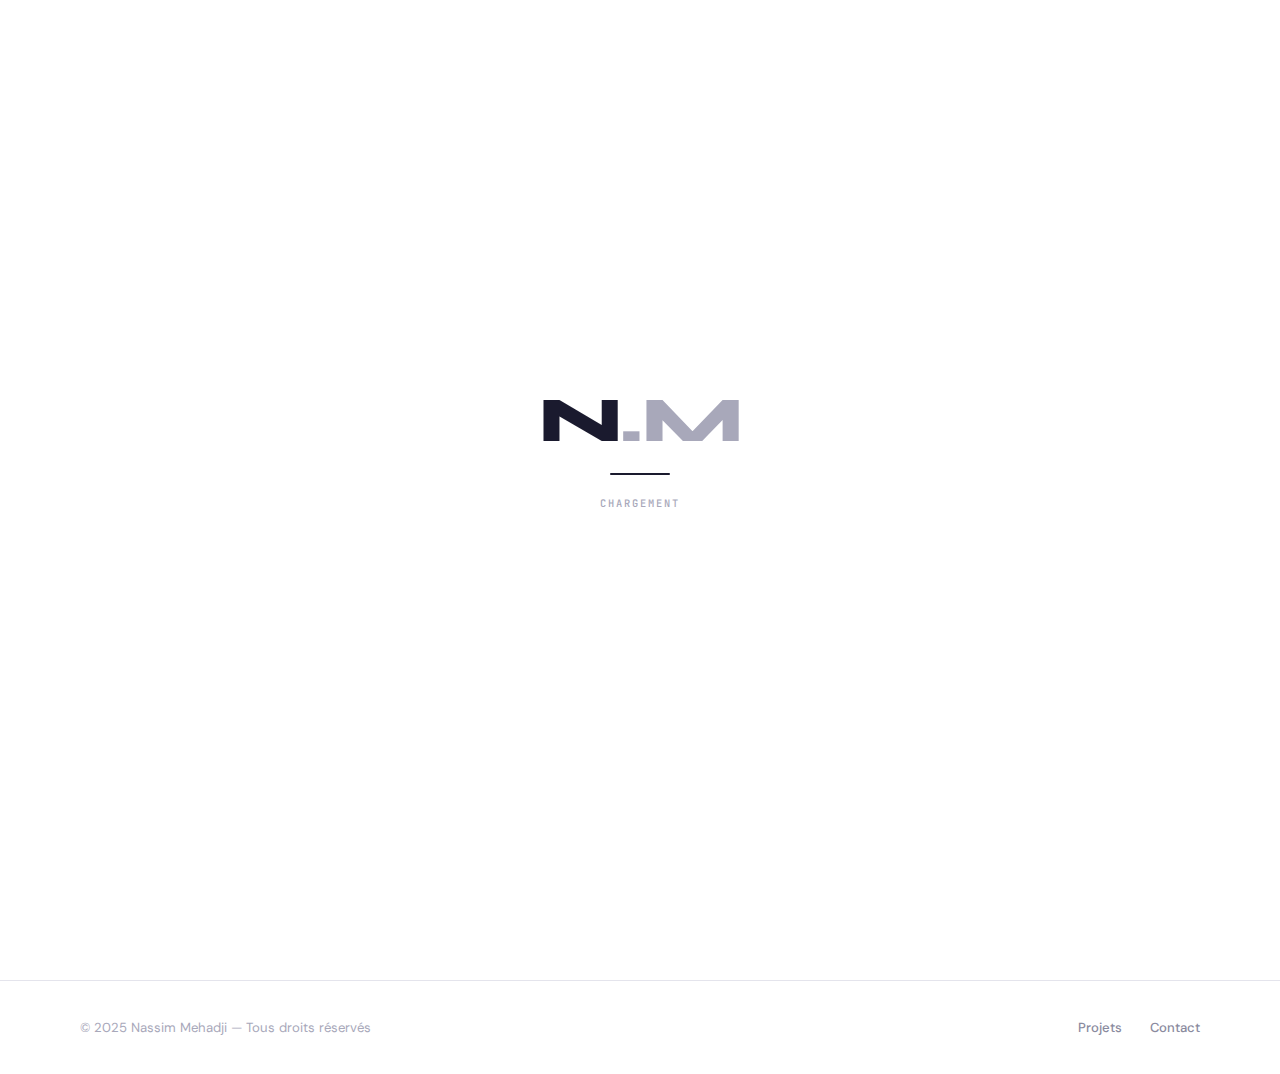
<file: index.html>
<!DOCTYPE html>
<html lang="fr">
<head>
    <meta charset="UTF-8">
    <meta name="viewport" content="width=device-width, initial-scale=1.0">
    <title>Nassim Mehadji — Marketing Digital & E-Business</title>
    <link rel="stylesheet" href="style.css">
    <link rel="stylesheet" href="https://cdnjs.cloudflare.com/ajax/libs/font-awesome/6.5.1/css/all.min.css">
</head>
<body>

    <!-- ═══ LOADER ═══ -->
    <div class="site-loader" id="siteLoader">
        <div class="loader-initials">N<span>.M</span></div>
        <div class="loader-bar"></div>
        <div class="loader-text">Chargement</div>
    </div>

    <!-- ═══ HEADER ═══ -->
    <header class="site-header">
        <div class="header-inner">
            <a href="index.html" class="logo">Nassim<span>.M</span></a>
            <nav class="nav-desktop">
                <a href="index.html" class="nav-link active">Accueil</a>
                <a href="formations.html" class="nav-link">Formations</a>
                <a href="competences.html" class="nav-link">Compétences</a>
                <a href="experiences.html" class="nav-link">Expériences</a>
                <a href="projets.html" class="nav-link">Projets</a>
                <a href="interets.html" class="nav-link">Intérêts</a>
                <a href="bilan.html" class="nav-link">Bilan</a>
                <a href="contact.html" class="nav-cta">Contact</a>
            </nav>
            <button class="nav-toggle" id="navToggle" aria-label="Menu">
                <svg viewBox="0 0 24 24" fill="none" stroke-width="2" stroke-linecap="round"><line x1="3" y1="6" x2="21" y2="6"/><line x1="3" y1="12" x2="21" y2="12"/><line x1="3" y1="18" x2="21" y2="18"/></svg>
            </button>
        </div>
    </header>

    <!-- Mobile Menu -->
    <div class="mobile-menu" id="mobileMenu">
        <div class="mobile-menu-header">
            <a href="index.html" class="logo">Nassim<span>.M</span></a>
            <button class="mobile-menu-close" id="mobileClose"><i class="fa-solid fa-xmark" style="font-size:1.3rem"></i></button>
        </div>
        <nav class="mobile-nav">
            <a href="index.html" class="active">Accueil</a>
            <a href="formations.html">Formations</a>
            <a href="competences.html">Compétences</a>
            <a href="experiences.html">Expériences</a>
            <a href="projets.html">Projets</a>
            <a href="interets.html">Centres d'intérêt</a>
            <a href="bilan.html">Bilan</a>
            <a href="contact.html">Contact</a>
        </nav>
    </div>

    <!-- ═══ HERO ═══ -->
    <section class="hero-full">
        <div class="container">
            <div class="hero-content">
                <div class="reveal">
                    <div class="hero-badge">
                        <span class="dot"></span>
                        Disponible pour un stage — Février à Mai 2026
                    </div>
                </div>

                <h1 class="hero-title reveal reveal-d1">
                    Nassim Mehadji
                </h1>

                <p class="hero-sub reveal reveal-d2">
                    Étudiant en BUT Techniques de Commercialisation<br>
                    <span class="line-blue">Marketing Digital, E-Business & Entrepreneuriat</span>
                </p>

                <div class="hero-actions reveal reveal-d3">
                    <a href="projets.html" class="btn btn-primary">
                        Découvrir mes projets
                    </a>
                    <a href="contact.html" class="btn btn-outline">
                        Me contacter
                    </a>
                    <a href="assets/cv_stage_NASSIM_MEHADJI.pdf" class="btn btn-outline" download>
                        <i class="fa-solid fa-download"></i> CV
                    </a>
                </div>

                <div class="stats-row reveal reveal-d4">
                    <div class="stat-item">
                        <h4>2023–2026</h4>
                        <p>Formation</p>
                    </div>
                    <div class="stat-item">
                        <h4>6+</h4>
                        <p>Projets</p>
                    </div>
                    <div class="stat-item">
                        <h4>Oise et Île-de-France</h4>
                        <p>Expériences</p>
                    </div>
                </div>
            </div>
        </div>

        <div class="scroll-hint">
            <span>Découvrir</span>
            <div class="mouse"></div>
        </div>
    </section>

    <!-- ═══ FOOTER ═══ -->
    <footer class="site-footer">
        <div class="container">
            <div class="footer-inner">
                <span class="footer-copy">© 2025 Nassim Mehadji — Tous droits réservés</span>
                <div class="footer-links">
                    <a href="projets.html">Projets</a>
                    <a href="contact.html">Contact</a>
                </div>
            </div>
        </div>
    </footer>

    <script src="main.js"></script>
</body>
</html>
</file>
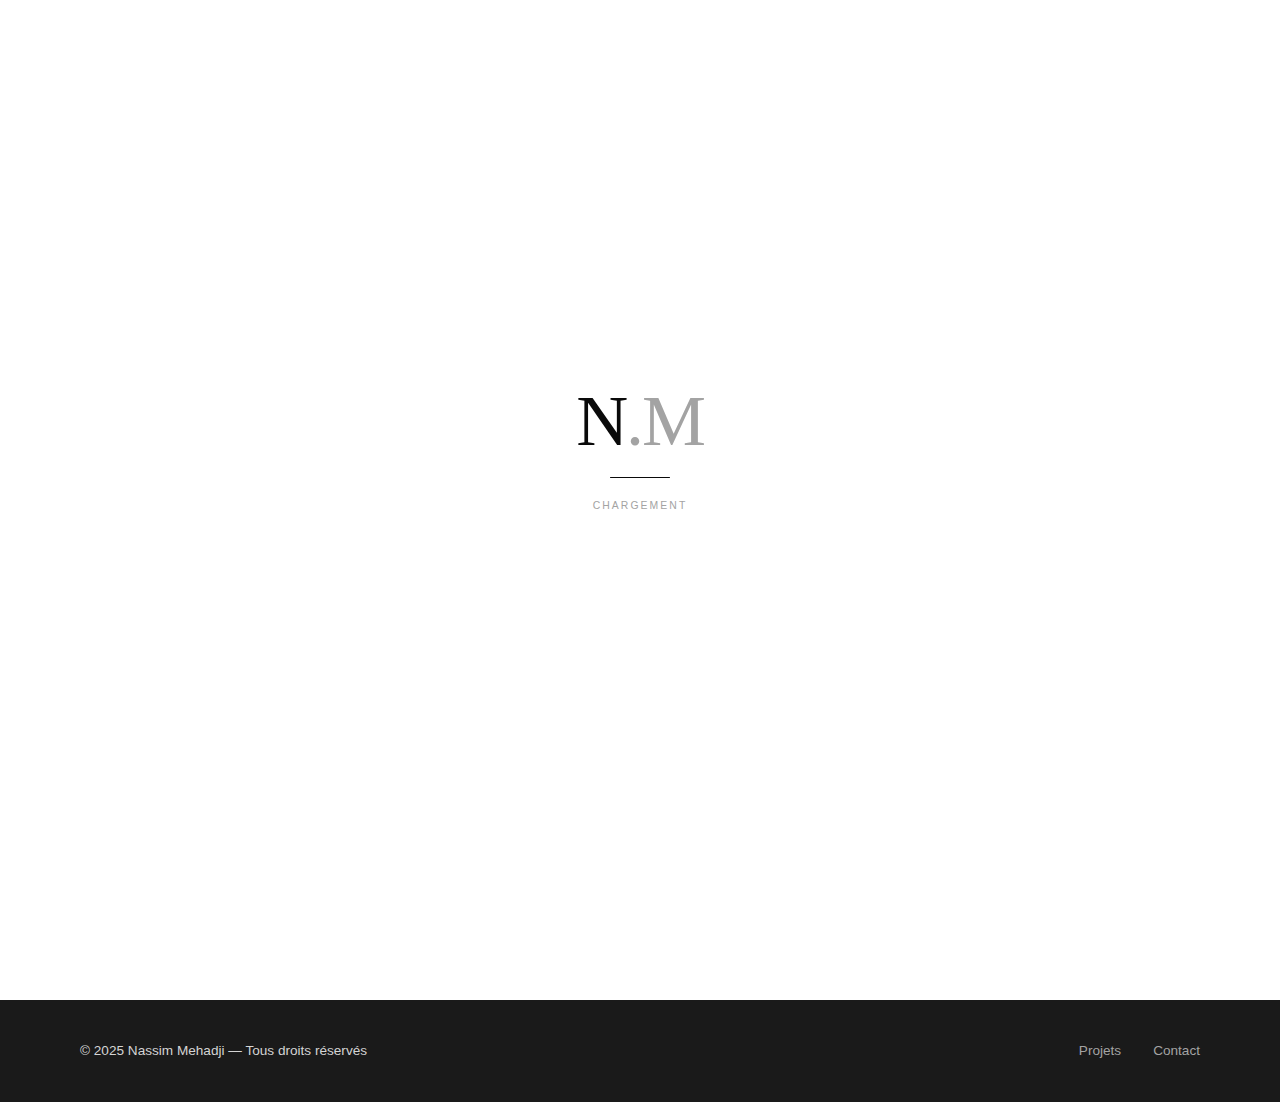
<file: portfolio v2/index.html>
<!DOCTYPE html>
<html lang="fr">
<head>
    <meta charset="UTF-8">
    <meta name="viewport" content="width=device-width, initial-scale=1.0">
    <title>Nassim Mehadji — Marketing Digital & E-Business</title>
    <link rel="stylesheet" href="style.css">
    <link rel="stylesheet" href="https://cdnjs.cloudflare.com/ajax/libs/font-awesome/6.5.1/css/all.min.css">
</head>
<body>

    <!-- ═══ LOADER ═══ -->
    <div class="site-loader" id="siteLoader">
        <div class="loader-initials">N<span>.M</span></div>
        <div class="loader-bar"></div>
        <div class="loader-text">Chargement</div>
    </div>

    <!-- ═══ HEADER ═══ -->
    <header class="site-header">
        <div class="header-inner">
            <a href="index.html" class="logo">Nassim<span>.M</span></a>
            <nav class="nav-desktop">
                <a href="index.html" class="nav-link active">Accueil</a>
                <a href="formations.html" class="nav-link">Formations</a>
                <a href="competences.html" class="nav-link">Compétences</a>
                <a href="experiences.html" class="nav-link">Expériences</a>
                <a href="projets.html" class="nav-link">Projets</a>
                <a href="interets.html" class="nav-link">Intérêts</a>
                <a href="bilan.html" class="nav-link">Bilan</a>
                <a href="contact.html" class="nav-cta">Contact</a>
            </nav>
            <button class="nav-toggle" id="navToggle" aria-label="Menu">
                <svg viewBox="0 0 24 24" fill="none" stroke-width="2" stroke-linecap="round"><line x1="3" y1="6" x2="21" y2="6"/><line x1="3" y1="12" x2="21" y2="12"/><line x1="3" y1="18" x2="21" y2="18"/></svg>
            </button>
        </div>
    </header>

    <!-- Mobile Menu -->
    <div class="mobile-menu" id="mobileMenu">
        <div class="mobile-menu-header">
            <a href="index.html" class="logo">Nassim<span>.M</span></a>
            <button class="mobile-menu-close" id="mobileClose"><i class="fa-solid fa-xmark" style="font-size:1.3rem"></i></button>
        </div>
        <nav class="mobile-nav">
            <a href="index.html" class="active">Accueil</a>
            <a href="formations.html">Formations</a>
            <a href="competences.html">Compétences</a>
            <a href="experiences.html">Expériences</a>
            <a href="projets.html">Projets</a>
            <a href="interets.html">Centres d'intérêt</a>
            <a href="bilan.html">Bilan</a>
            <a href="contact.html">Contact</a>
        </nav>
    </div>

    <!-- ═══ HERO ═══ -->
    <section class="hero-full">
        <div class="container">
            <div class="hero-content">
                <div class="reveal">
                    <div class="hero-badge">
                        <span class="dot"></span>
                        Disponible pour un stage — Février à Mai 2026
                    </div>
                </div>

                <h1 class="hero-title reveal reveal-d1">
                    Nassim Mehadji
                </h1>

                <p class="hero-sub reveal reveal-d2">
                    Étudiant en BUT Techniques de Commercialisation<br>
                    <span class="line-blue">Marketing Digital, E-Business & Entrepreneuriat</span>
                </p>

                <div class="hero-actions reveal reveal-d3">
                    <a href="projets.html" class="btn btn-primary">
                        Découvrir mes projets
                    </a>
                    <a href="contact.html" class="btn btn-outline">
                        Me contacter
                    </a>
                    <a href="assets/cv_stage_NASSIM_MEHADJI.pdf" class="btn btn-outline" download>
                        <i class="fa-solid fa-download"></i> CV
                    </a>
                </div>

                <div class="stats-row reveal reveal-d4">
                    <div class="stat-item">
                        <h4>2023–2026</h4>
                        <p>Formation</p>
                    </div>
                    <div class="stat-item">
                        <h4>6+</h4>
                        <p>Projets</p>
                    </div>
                    <div class="stat-item">
                        <h4>Île-de-France</h4>
                        <p>Expériences</p>
                    </div>
                </div>
            </div>
        </div>

        <div class="scroll-hint">
            <span>Découvrir</span>
            <div class="mouse"></div>
        </div>
    </section>

    <!-- ═══ FOOTER ═══ -->
    <footer class="site-footer">
        <div class="container">
            <div class="footer-inner">
                <span class="footer-copy">© 2025 Nassim Mehadji — Tous droits réservés</span>
                <div class="footer-links">
                    <a href="projets.html">Projets</a>
                    <a href="contact.html">Contact</a>
                </div>
            </div>
        </div>
    </footer>

    <script src="main.js"></script>
</body>
</html>
</file>
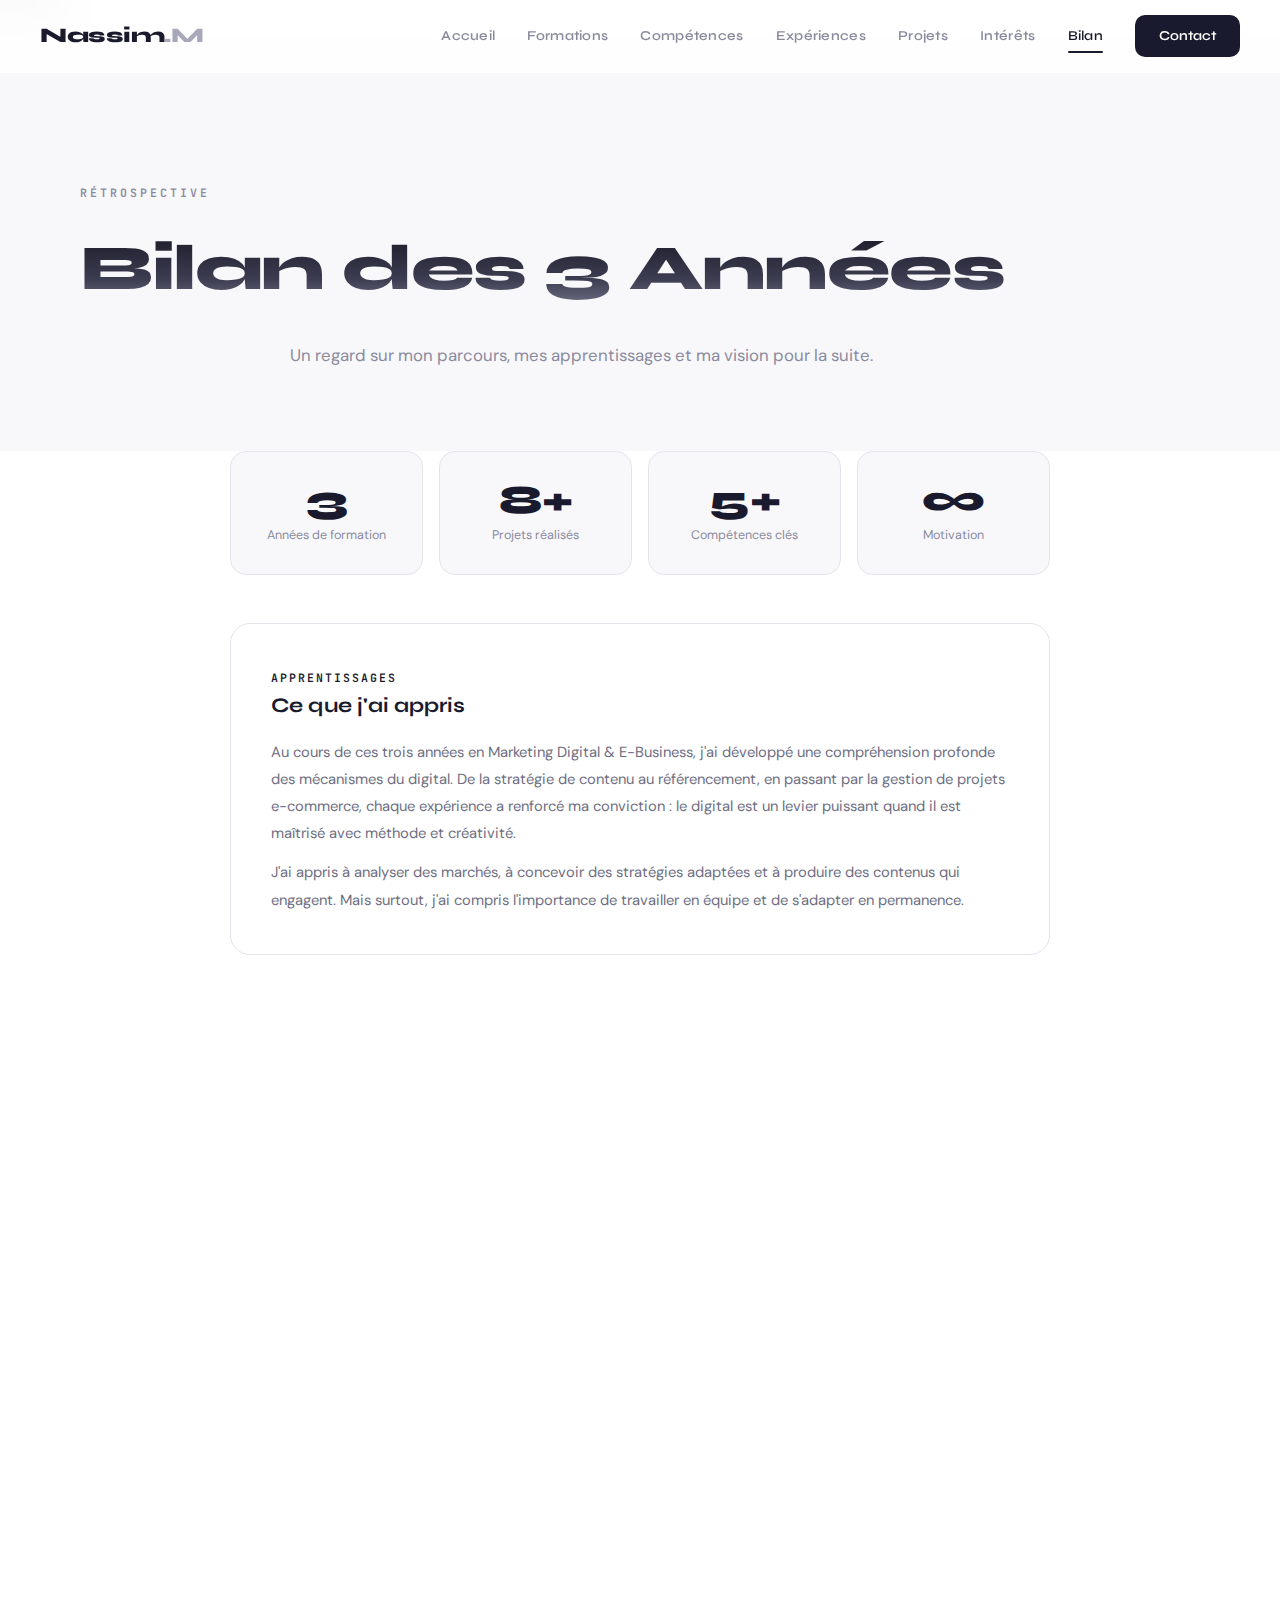
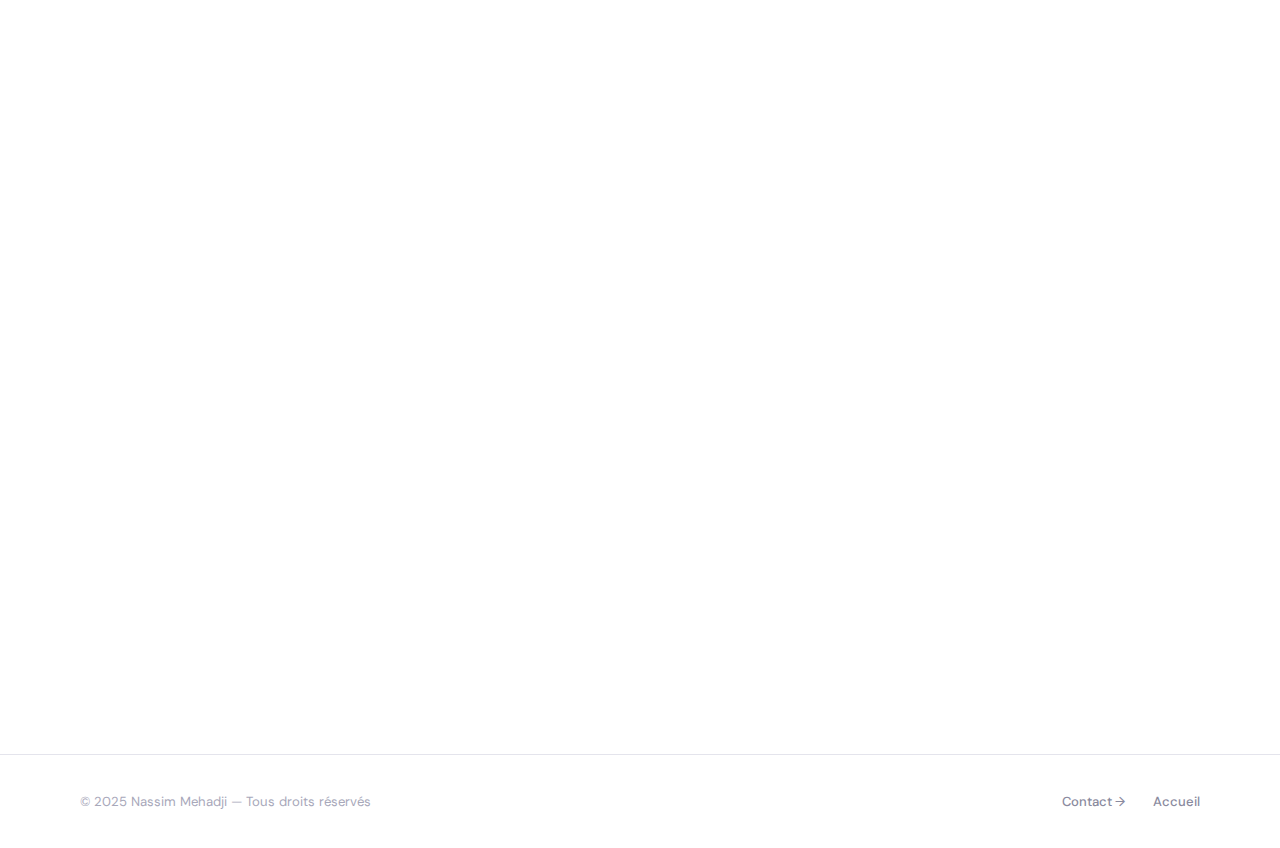
<file: bilan.html>
<!DOCTYPE html>
<html lang="fr">
<head>
    <meta charset="UTF-8">
    <meta name="viewport" content="width=device-width, initial-scale=1.0">
    <title>Bilan — Nassim Mehadji</title>
    <link rel="stylesheet" href="style.css">
    <link rel="stylesheet" href="https://cdnjs.cloudflare.com/ajax/libs/font-awesome/6.5.1/css/all.min.css">
    <style>
        .bilan-block { padding:40px; background:var(--blanc); border:1px solid var(--gris-200); border-radius:20px; margin-bottom:24px; transition:all 0.4s var(--ease-out-expo); }
        .bilan-block:hover { border-color:var(--gris-300); box-shadow:0 8px 32px rgba(26,26,46,0.06); }
        .bilan-label { font-family:var(--font-mono); font-size:0.72rem; color:var(--noir); font-weight:600; text-transform:uppercase; letter-spacing:2px; margin-bottom:8px; }
        .bilan-block h3 { font-family:var(--font-display); font-size:1.3rem; font-weight:700; color:var(--noir); margin-bottom:16px; }
        .bilan-block p { font-size:0.92rem; line-height:1.85; color:var(--gris-600); }
        .stats-bar { display:grid; grid-template-columns:repeat(auto-fill, minmax(180px, 1fr)); gap:16px; margin-bottom:48px; }
        .stat-card { text-align:center; padding:28px 20px; background:var(--gris-50); border:1px solid var(--gris-200); border-radius:16px; transition:all 0.3s; }
        .stat-card:hover { border-color:var(--noir); background:var(--gris-100); }
        .stat-num { font-family:var(--font-display); font-size:2.5rem; font-weight:800; color:var(--noir); line-height:1; margin-bottom:6px; }
        .stat-card p { font-size:0.78rem; color:var(--gris-500); margin:0; }
        .bilan-quote { padding:48px; background:var(--noir); color:var(--blanc); border-radius:20px; margin-top:40px; position:relative; }
        .bilan-quote::before { content:'"'; font-family:var(--font-display); font-size:8rem; color:var(--gris-700); position:absolute; top:-10px; left:32px; line-height:1; opacity:0.3; }
        .bilan-quote p { font-size:1.2rem; color:rgba(255,255,255,0.85); font-style:italic; line-height:1.8; position:relative; z-index:1; }
        .bilan-quote .author { margin-top:16px; font-style:normal; font-size:0.85rem; color:var(--gris-400); font-weight:600; }
        @media (max-width:600px) { .bilan-block, .bilan-quote { padding:24px; } .stats-bar { grid-template-columns:repeat(2, 1fr); } }
    </style>
</head>
<body>
    <div class="loader-bar"></div><div class="loader-text">Chargement</div>
    <header class="site-header"><div class="header-inner"><a href="index.html" class="logo">Nassim<span>.M</span></a><nav class="nav-desktop"><a href="index.html" class="nav-link">Accueil</a><a href="formations.html" class="nav-link">Formations</a><a href="competences.html" class="nav-link">Compétences</a><a href="experiences.html" class="nav-link">Expériences</a><a href="projets.html" class="nav-link">Projets</a><a href="interets.html" class="nav-link">Intérêts</a><a href="bilan.html" class="nav-link active">Bilan</a><a href="contact.html" class="nav-cta">Contact</a></nav><button class="nav-toggle" id="navToggle" aria-label="Menu"><svg viewBox="0 0 24 24" fill="none" stroke-width="2" stroke-linecap="round"><line x1="3" y1="6" x2="21" y2="6"/><line x1="3" y1="12" x2="21" y2="12"/><line x1="3" y1="18" x2="21" y2="18"/></svg></button></div></header>
    <div class="mobile-menu" id="mobileMenu"><div class="mobile-menu-header"><a href="index.html" class="logo">Nassim<span>.M</span></a><button class="mobile-menu-close" id="mobileClose"><i class="fa-solid fa-xmark" style="font-size:1.3rem"></i></button></div><nav class="mobile-nav"><a href="index.html">Accueil</a><a href="formations.html">Formations</a><a href="competences.html">Compétences</a><a href="experiences.html">Expériences</a><a href="projets.html">Projets</a><a href="interets.html">Centres d'intérêt</a><a href="bilan.html" class="active">Bilan</a><a href="contact.html">Contact</a></nav></div>
    <section class="page-hero"><div class="container"><span class="section-label reveal">Rétrospective</span><h1 class="section-title reveal reveal-d1">Bilan des 3 Années</h1><p class="section-desc reveal reveal-d2">Un regard sur mon parcours, mes apprentissages et ma vision pour la suite.</p></div></section>
    <section class="page-section" style="padding-top:0;"><div class="container-narrow">
        <div class="stats-bar stagger"><div class="stat-card"><div class="stat-num">3</div><p>Années de formation</p></div><div class="stat-card"><div class="stat-num">8+</div><p>Projets réalisés</p></div><div class="stat-card"><div class="stat-num">5+</div><p>Compétences clés</p></div><div class="stat-card"><div class="stat-num">∞</div><p>Motivation</p></div></div>
        <div class="bilan-block reveal"><span class="bilan-label">Apprentissages</span><h3>Ce que j'ai appris</h3><p>Au cours de ces trois années en Marketing Digital & E-Business, j'ai développé une compréhension profonde des mécanismes du digital. De la stratégie de contenu au référencement, en passant par la gestion de projets e-commerce, chaque expérience a renforcé ma conviction : le digital est un levier puissant quand il est maîtrisé avec méthode et créativité.</p><p style="margin-top:12px;">J'ai appris à analyser des marchés, à concevoir des stratégies adaptées et à produire des contenus qui engagent. Mais surtout, j'ai compris l'importance de travailler en équipe et de s'adapter en permanence.</p></div>
        <div class="bilan-block reveal"><span class="bilan-label">Compétences acquises</span><h3>Mes savoir-faire développés</h3><p>Maîtrise des outils de création (Adobe Suite, Canva, Figma), pilotage de campagnes publicitaires (Google Ads, Meta Ads), analyse de données et optimisation de conversion (Google Analytics), gestion de projets e-commerce (Shopify, WordPress).</p><p style="margin-top:12px;">Au-delà des compétences techniques, j'ai développé des soft skills essentielles : gestion du temps, communication orale et écrite, capacité d'adaptation, travail sous pression et esprit d'initiative.</p></div>
        <div class="bilan-block reveal"><span class="bilan-label">Moments marquants</span><h3>Les temps forts</h3><p>Parmi les moments qui ont marqué ces trois années : l'organisation de l'événement EPHAD Chantilly, la création de la publicité S-fives qui a révélé ma passion pour le montage vidéo, et le projet e-commerce Valmoré.</p></div>
        <div class="bilan-block reveal"><span class="bilan-label">Vision</span><h3>Mon avenir professionnel</h3><p>Je souhaite continuer à évoluer dans un environnement où l'innovation digitale est au cœur de la stratégie. Mon objectif : devenir un acteur clé dans la transformation digitale des entreprises, en alliant data, créativité et performance.</p><p style="margin-top:12px;">Je suis ouvert à des opportunités de stage ou d'alternance qui me permettront de continuer à grandir dans le domaine du marketing digital, de l'e-commerce ou de la gestion de projet digital.</p></div>
        <div class="bilan-quote reveal"><p>Le succès, c'est d'aller d'échec en échec sans perdre son enthousiasme.</p><span class="author">— Winston Churchill</span></div>
        <div class="reveal" style="text-align:center; margin-top:48px;"><a href="contact.html" class="btn btn-primary">Discutons ensemble <i class="fa-solid fa-arrow-right"></i></a></div>
    </div></section>
    <footer class="site-footer"><div class="container"><div class="footer-inner"><span class="footer-copy">© 2025 Nassim Mehadji — Tous droits réservés</span><div class="footer-links"><a href="contact.html">Contact →</a><a href="index.html">Accueil</a></div></div></div></footer>
    <script src="main.js"></script>
</body></html>
</file>
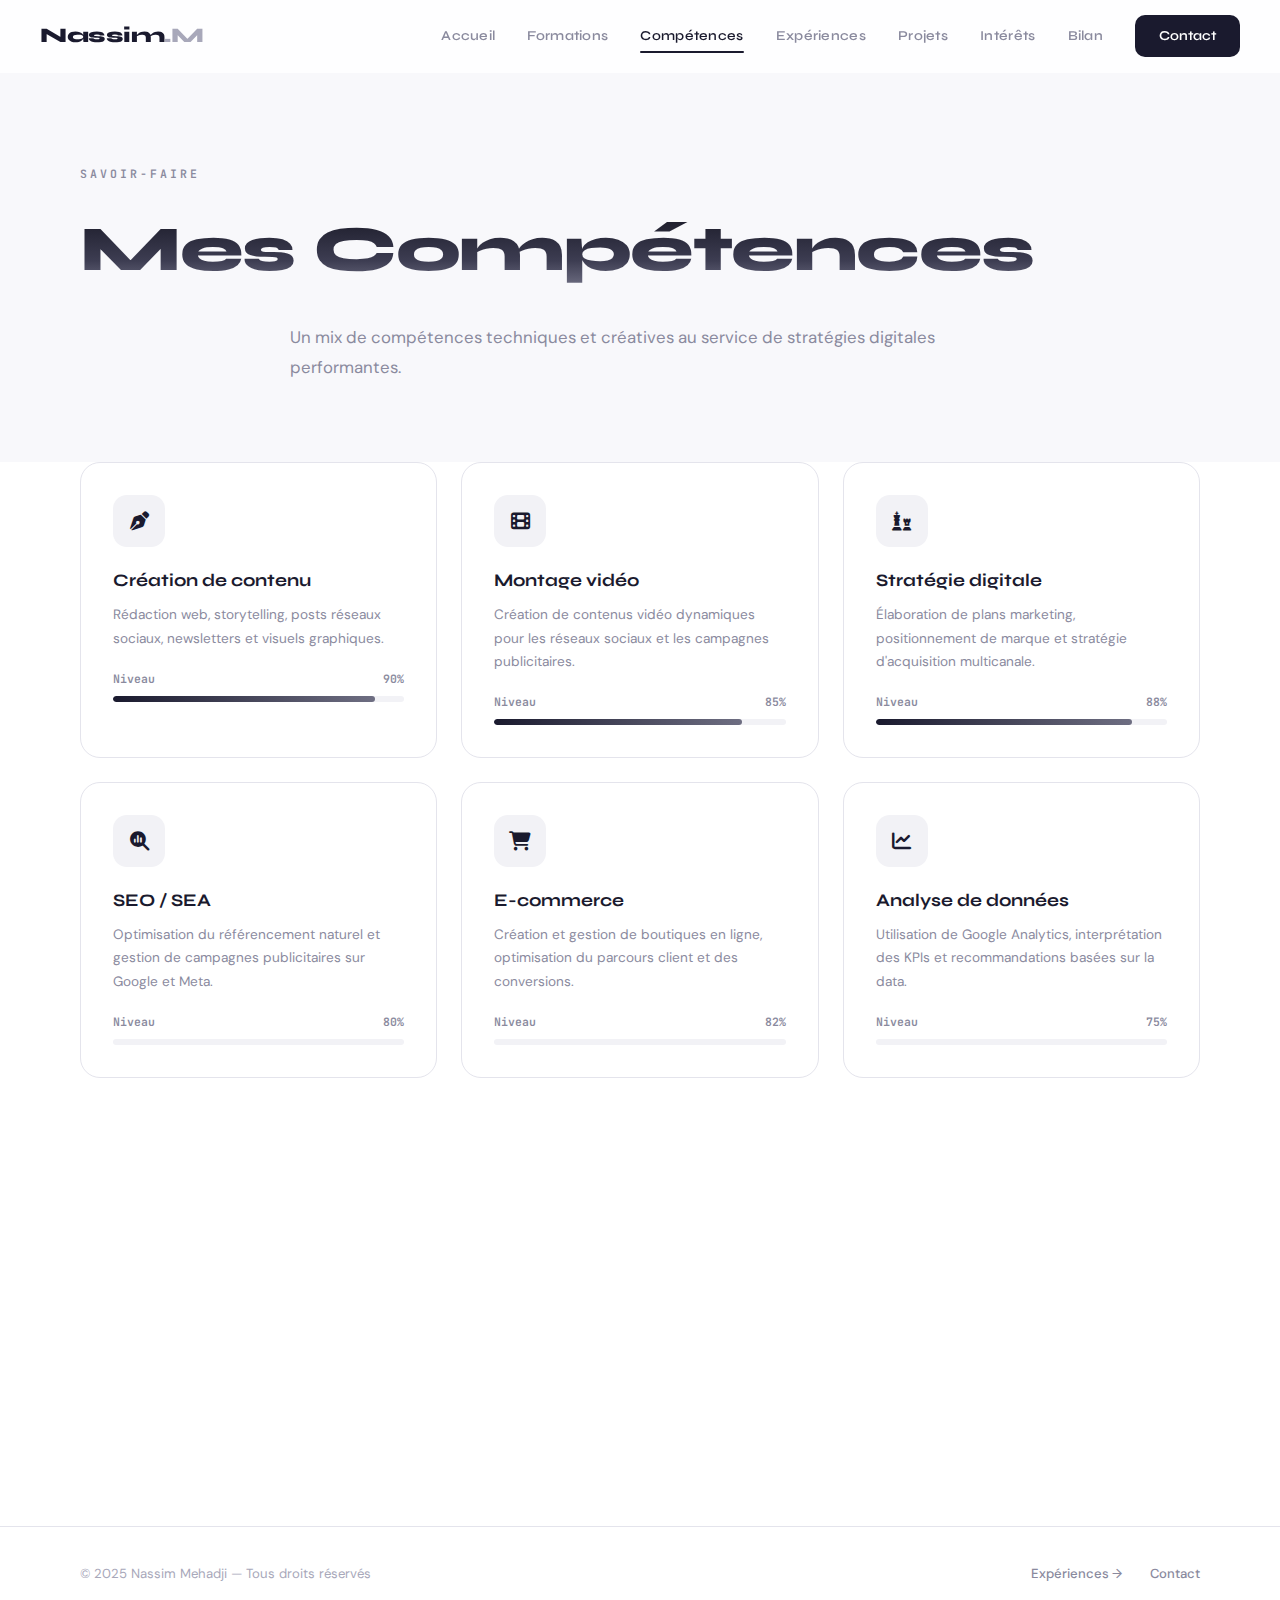
<file: competences.html>
<!DOCTYPE html>
<html lang="fr">
<head>
    <meta charset="UTF-8">
    <meta name="viewport" content="width=device-width, initial-scale=1.0">
    <title>Compétences — Nassim Mehadji</title>
    <link rel="stylesheet" href="style.css">
    <link rel="stylesheet" href="https://cdnjs.cloudflare.com/ajax/libs/font-awesome/6.5.1/css/all.min.css">
    <style>
        .skills-grid { display:grid; grid-template-columns:repeat(auto-fill, minmax(340px, 1fr)); gap:24px; margin-bottom:60px; }
        .skill-card { padding:32px; background:var(--blanc); border:1px solid var(--gris-200); border-radius:20px; transition:all 0.4s var(--ease-out-expo); }
        .skill-card:hover { border-color:var(--gris-400); box-shadow:0 12px 32px rgba(26,26,46,0.08); transform:translateY(-3px); }
        .skill-card-icon { width:52px; height:52px; display:flex; align-items:center; justify-content:center; border-radius:14px; background:var(--gris-100); color:var(--noir); font-size:1.2rem; margin-bottom:20px; }
        .skill-card h3 { font-family:var(--font-display); font-size:1.1rem; font-weight:700; color:var(--noir); margin-bottom:8px; }
        .skill-card p { font-size:0.85rem; color:var(--gris-500); margin-bottom:20px; line-height:1.7; }
        .skill-bar-track { height:6px; background:var(--gris-100); border-radius:6px; overflow:hidden; }
        .skill-bar-fill { height:100%; background:linear-gradient(90deg, var(--noir), var(--gris-600)); border-radius:6px; width:0; transition:width 1.2s var(--ease-out); }
        .skill-bar-label { display:flex; justify-content:space-between; font-family:var(--font-mono); font-size:0.72rem; font-weight:600; margin-bottom:8px; color:var(--gris-500); }
        .tools-section { margin-top:80px; }
        .tools-section h2 { font-family:var(--font-display); font-size:1.5rem; font-weight:700; color:var(--noir); margin-bottom:24px; }
        .tools-grid { display:grid; grid-template-columns:repeat(auto-fill, minmax(150px, 1fr)); gap:14px; }
        .tool-item { display:flex; align-items:center; gap:12px; padding:16px 20px; background:var(--gris-50); border:1px solid var(--gris-200); border-radius:14px; font-size:0.85rem; font-weight:500; color:var(--gris-600); transition:all 0.3s ease; }
        .tool-item:hover { border-color:var(--noir); background:var(--gris-100); color:var(--noir); }
        .tool-item i { font-size:1.1rem; width:20px; text-align:center; color:var(--gris-500); }
        .tool-item:hover i { color:var(--noir); }
        @media (max-width:600px) { .skills-grid { grid-template-columns:1fr; } .tools-grid { grid-template-columns:repeat(2, 1fr); } }
    </style>
</head>
<body>
    
    <header class="site-header"><div class="header-inner"><a href="index.html" class="logo">Nassim<span>.M</span></a><nav class="nav-desktop"><a href="index.html" class="nav-link">Accueil</a><a href="formations.html" class="nav-link">Formations</a><a href="competences.html" class="nav-link active">Compétences</a><a href="experiences.html" class="nav-link">Expériences</a><a href="projets.html" class="nav-link">Projets</a><a href="interets.html" class="nav-link">Intérêts</a><a href="bilan.html" class="nav-link">Bilan</a><a href="contact.html" class="nav-cta">Contact</a></nav><button class="nav-toggle" id="navToggle" aria-label="Menu"><svg viewBox="0 0 24 24" fill="none" stroke-width="2" stroke-linecap="round"><line x1="3" y1="6" x2="21" y2="6"/><line x1="3" y1="12" x2="21" y2="12"/><line x1="3" y1="18" x2="21" y2="18"/></svg></button></div></header>
    <div class="mobile-menu" id="mobileMenu"><div class="mobile-menu-header"><a href="index.html" class="logo">Nassim<span>.M</span></a><button class="mobile-menu-close" id="mobileClose"><i class="fa-solid fa-xmark" style="font-size:1.3rem"></i></button></div><nav class="mobile-nav"><a href="index.html">Accueil</a><a href="formations.html">Formations</a><a href="competences.html" class="active">Compétences</a><a href="experiences.html">Expériences</a><a href="projets.html">Projets</a><a href="interets.html">Centres d'intérêt</a><a href="bilan.html">Bilan</a><a href="contact.html">Contact</a></nav></div>
    <section class="page-hero"><div class="container"><span class="section-label reveal">Savoir-faire</span><h1 class="section-title reveal reveal-d1">Mes Compétences</h1><p class="section-desc reveal reveal-d2">Un mix de compétences techniques et créatives au service de stratégies digitales performantes.</p></div></section>
    <section class="page-section" style="padding-top:0;"><div class="container">
        <div class="skills-grid stagger">
            <div class="skill-card"><div class="skill-card-icon"><i class="fa-solid fa-pen-nib"></i></div><h3>Création de contenu</h3><p>Rédaction web, storytelling, posts réseaux sociaux, newsletters et visuels graphiques.</p><div class="skill-bar-label"><span>Niveau</span><span>90%</span></div><div class="skill-bar-track"><div class="skill-bar-fill" data-width="90%"></div></div></div>
            <div class="skill-card"><div class="skill-card-icon"><i class="fa-solid fa-film"></i></div><h3>Montage vidéo</h3><p>Création de contenus vidéo dynamiques pour les réseaux sociaux et les campagnes publicitaires.</p><div class="skill-bar-label"><span>Niveau</span><span>85%</span></div><div class="skill-bar-track"><div class="skill-bar-fill" data-width="85%"></div></div></div>
            <div class="skill-card"><div class="skill-card-icon"><i class="fa-solid fa-chess"></i></div><h3>Stratégie digitale</h3><p>Élaboration de plans marketing, positionnement de marque et stratégie d'acquisition multicanale.</p><div class="skill-bar-label"><span>Niveau</span><span>88%</span></div><div class="skill-bar-track"><div class="skill-bar-fill" data-width="88%"></div></div></div>
            <div class="skill-card"><div class="skill-card-icon"><i class="fa-solid fa-magnifying-glass-chart"></i></div><h3>SEO / SEA</h3><p>Optimisation du référencement naturel et gestion de campagnes publicitaires sur Google et Meta.</p><div class="skill-bar-label"><span>Niveau</span><span>80%</span></div><div class="skill-bar-track"><div class="skill-bar-fill" data-width="80%"></div></div></div>
            <div class="skill-card"><div class="skill-card-icon"><i class="fa-solid fa-cart-shopping"></i></div><h3>E-commerce</h3><p>Création et gestion de boutiques en ligne, optimisation du parcours client et des conversions.</p><div class="skill-bar-label"><span>Niveau</span><span>82%</span></div><div class="skill-bar-track"><div class="skill-bar-fill" data-width="82%"></div></div></div>
            <div class="skill-card"><div class="skill-card-icon"><i class="fa-solid fa-chart-line"></i></div><h3>Analyse de données</h3><p>Utilisation de Google Analytics, interprétation des KPIs et recommandations basées sur la data.</p><div class="skill-bar-label"><span>Niveau</span><span>75%</span></div><div class="skill-bar-track"><div class="skill-bar-fill" data-width="75%"></div></div></div>
        </div>
        <div class="tools-section reveal"><h2>Outils & Logiciels</h2><div class="tools-grid stagger"><div class="tool-item"><i class="fa-brands fa-figma"></i> Figma</div><div class="tool-item"><i class="fa-solid fa-wand-magic-sparkles"></i> Canva</div><div class="tool-item"><i class="fa-solid fa-scissors"></i> CapCut</div><div class="tool-item"><i class="fa-solid fa-image"></i> Photoshop</div><div class="tool-item"><i class="fa-solid fa-table"></i> Excel</div><div class="tool-item"><i class="fa-brands fa-google"></i> Google Ads</div><div class="tool-item"><i class="fa-brands fa-meta"></i> Meta Ads</div><div class="tool-item"><i class="fa-brands fa-shopify"></i> Shopify</div><div class="tool-item"><i class="fa-brands fa-wordpress"></i> WordPress</div><div class="tool-item"><i class="fa-solid fa-chart-simple"></i> Analytics</div><div class="tool-item"><i class="fa-solid fa-envelope-open-text"></i> Mailchimp</div><div class="tool-item"><i class="fa-brands fa-html5"></i> HTML/CSS</div></div></div>
    </div></section>
    <footer class="site-footer"><div class="container"><div class="footer-inner"><span class="footer-copy">© 2025 Nassim Mehadji — Tous droits réservés</span><div class="footer-links"><a href="experiences.html">Expériences →</a><a href="contact.html">Contact</a></div></div></div></footer>
    <script src="main.js"></script>
</body></html>
</file>
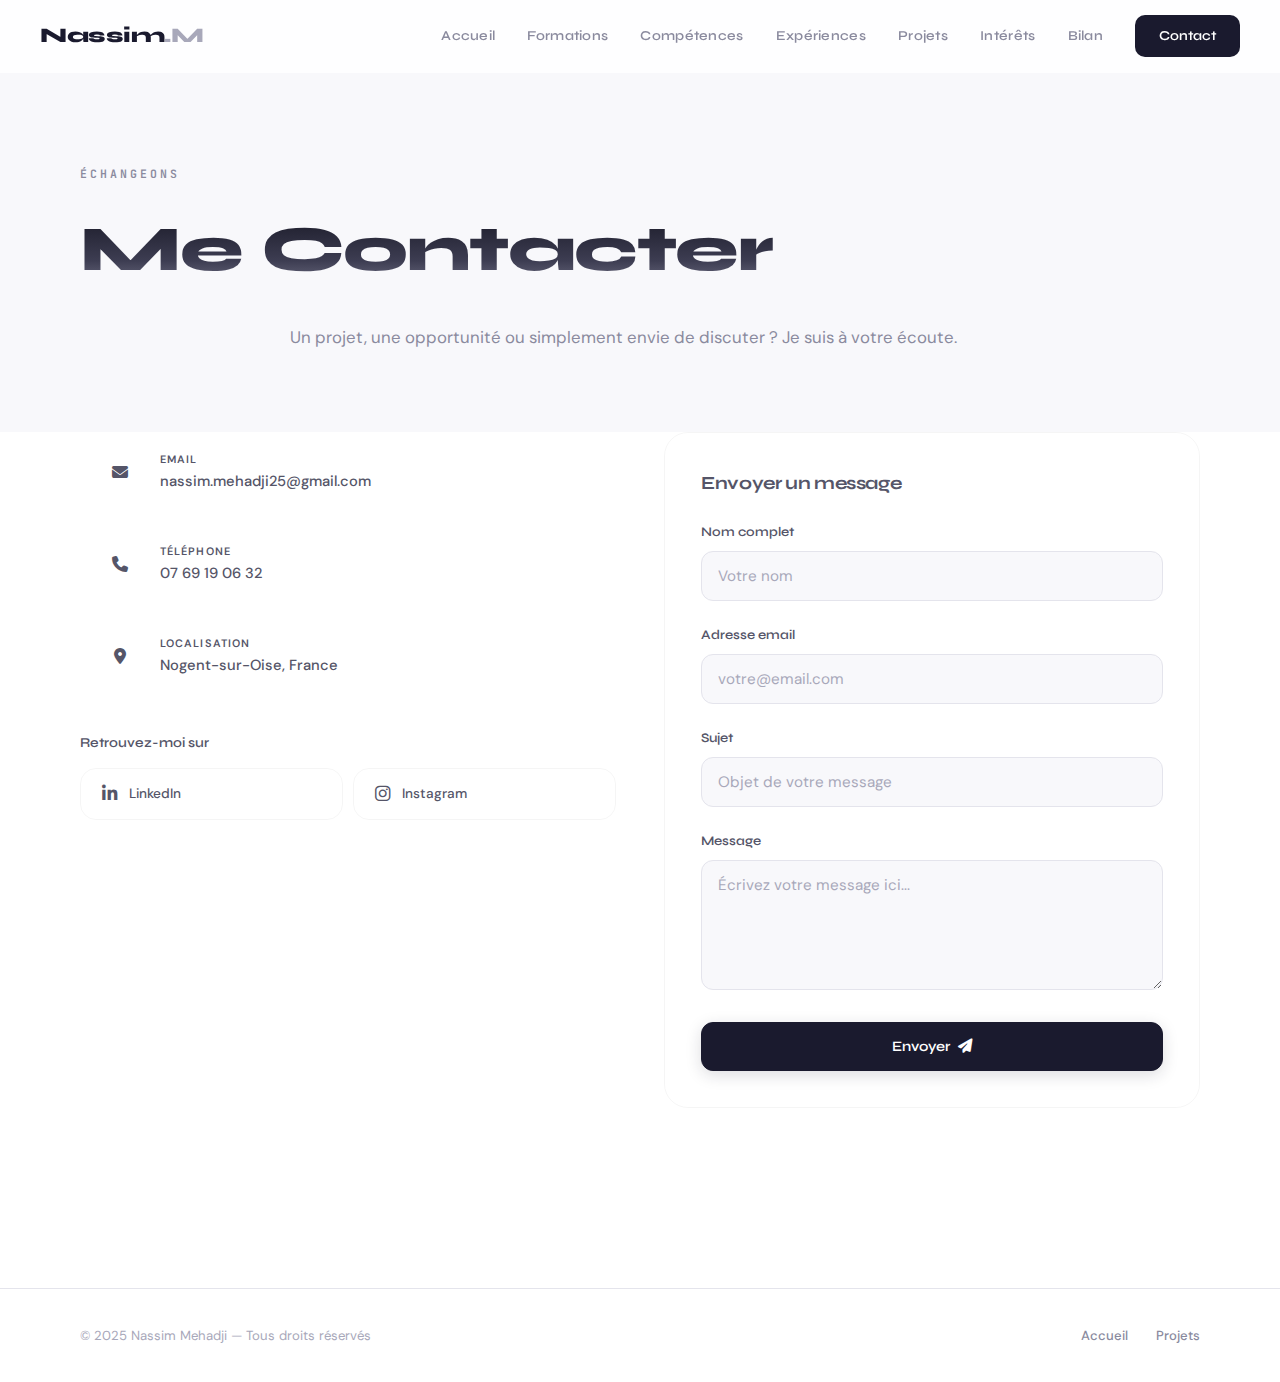
<file: contact.html>
<!DOCTYPE html>
<html lang="fr">
<head>
    <meta charset="UTF-8">
    <meta name="viewport" content="width=device-width, initial-scale=1.0">
    <title>Contact — Nassim Mehadji</title>
    <link rel="stylesheet" href="style.css">
    <link rel="stylesheet" href="https://cdnjs.cloudflare.com/ajax/libs/font-awesome/6.5.1/css/all.min.css">
    <style>
        .contact-grid { display: grid; grid-template-columns: 1fr 1fr; gap: 48px; align-items: start; }

        .info-items { display: flex; flex-direction: column; gap: 12px; margin-bottom: 36px; }
        .info-item {
            display: flex; align-items: center; gap: 16px;
            padding: 16px; border-radius: 18px; transition: all 0.35s var(--ease-out);
        }
        .info-item:hover { background: var(--gray-8); transform: translateX(4px); }
        .info-icon {
            width: 48px; height: 48px; display: flex; align-items: center; justify-content: center;
            border-radius: 14px; background: var(--gray-8); color: var(--black);
            font-size: 1rem; flex-shrink: 0; transition: all 0.3s;
        }
        .info-item:hover .info-icon { background: var(--black); color: var(--pure-white); }
        .info-text span {
            display: block; font-size: 0.68rem; color: var(--gray-5);
            text-transform: uppercase; letter-spacing: 0.1em; font-weight: 600; margin-bottom: 2px;
        }
        .info-text p { font-size: 0.92rem; color: var(--black); font-weight: 500; margin: 0; }

        .social-section h4 {
            font-family: var(--font-display); font-size: 0.85rem; font-weight: 600;
            color: var(--gray-4); margin-bottom: 14px;
        }
        .social-grid { display: grid; grid-template-columns: repeat(2, 1fr); gap: 10px; }
        .social-link {
            display: flex; align-items: center; gap: 10px;
            padding: 14px 18px; border-radius: 16px; background: var(--pure-white);
            box-shadow: var(--shadow-sm); border: 0.5px solid rgba(0,0,0,0.04);
            font-size: 0.85rem; font-weight: 500; color: var(--gray-3);
            transition: all 0.35s var(--ease-out);
        }
        .social-link:hover { transform: translateY(-3px); box-shadow: var(--shadow-hover); color: var(--black); }
        .social-link i { font-size: 1.1rem; width: 20px; text-align: center; }

        .contact-form-card {
            background: var(--pure-white); border-radius: 24px; padding: 36px;
            box-shadow: var(--shadow-md); border: 0.5px solid rgba(0,0,0,0.04);
        }
        .contact-form-card h3 {
            font-family: var(--font-display); font-size: 1.15rem; font-weight: 700;
            color: var(--black); margin-bottom: 24px; letter-spacing: -0.02em;
        }

        .form-success { display: none; text-align: center; padding: 40px 0; }
        .form-success i { font-size: 2.5rem; color: #34c759; margin-bottom: 14px; }
        .form-success h4 { font-family: var(--font-display); font-size: 1.15rem; color: var(--black); margin-bottom: 6px; }
        .form-success p { font-size: 0.88rem; color: var(--gray-4); }

        @media (max-width: 900px) {
            .contact-grid { grid-template-columns: 1fr; }
            .social-grid { grid-template-columns: 1fr; }
            .contact-form-card { padding: 24px; }
        }
    </style>
</head>
<body>
    <header class="site-header">
        <div class="header-inner">
            <a href="index.html" class="logo">Nassim<span>.M</span></a>
            <nav class="nav-desktop">
                <a href="index.html" class="nav-link">Accueil</a>
                <a href="formations.html" class="nav-link">Formations</a>
                <a href="competences.html" class="nav-link">Compétences</a>
                <a href="experiences.html" class="nav-link">Expériences</a>
                <a href="projets.html" class="nav-link">Projets</a>
                <a href="interets.html" class="nav-link">Intérêts</a>
                <a href="bilan.html" class="nav-link">Bilan</a>
                <a href="contact.html" class="nav-cta">Contact</a>
            </nav>
            <button class="nav-toggle" id="navToggle" aria-label="Menu">
                <svg viewBox="0 0 24 24" fill="none" stroke-width="2" stroke-linecap="round"><line x1="3" y1="6" x2="21" y2="6"/><line x1="3" y1="12" x2="21" y2="12"/><line x1="3" y1="18" x2="21" y2="18"/></svg>
            </button>
        </div>
    </header>
    <div class="mobile-menu" id="mobileMenu">
        <div class="mobile-menu-header">
            <a href="index.html" class="logo">Nassim<span>.M</span></a>
            <button class="mobile-menu-close" id="mobileClose"><i class="fa-solid fa-xmark"></i></button>
        </div>
        <nav class="mobile-nav">
            <a href="index.html">Accueil</a><a href="formations.html">Formations</a><a href="competences.html">Compétences</a><a href="experiences.html">Expériences</a><a href="projets.html">Projets</a><a href="interets.html">Centres d'intérêt</a><a href="bilan.html">Bilan</a><a href="contact.html" class="active">Contact</a>
        </nav>
    </div>

    <section class="page-hero">
        <div class="container">
            <span class="section-label reveal">Échangeons</span>
            <h1 class="section-title reveal reveal-d1">Me Contacter</h1>
            <p class="section-desc reveal reveal-d2">Un projet, une opportunité ou simplement envie de discuter ? Je suis à votre écoute.</p>
        </div>
    </section>

    <section class="page-section" style="padding-top:0;">
        <div class="container">
            <div class="contact-grid">

                <!-- Infos -->
                <div class="reveal">
                    <div class="info-items">
                        <div class="info-item">
                            <div class="info-icon"><i class="fa-solid fa-envelope"></i></div>
                            <div class="info-text">
                                <span>Email</span>
                                <p>nassim.mehadji25@gmail.com</p>
                            </div>
                        </div>
                        <div class="info-item">
                            <div class="info-icon"><i class="fa-solid fa-phone"></i></div>
                            <div class="info-text">
                                <span>Téléphone</span>
                                <p>07 69 19 06 32</p>
                            </div>
                        </div>
                        <div class="info-item">
                            <div class="info-icon"><i class="fa-solid fa-location-dot"></i></div>
                            <div class="info-text">
                                <span>Localisation</span>
                                <p>Nogent-sur-Oise, France</p>
                            </div>
                        </div>
                    </div>

                    <div class="social-section">
                        <h4>Retrouvez-moi sur</h4>
                        <div class="social-grid">
                            <a href="https://www.linkedin.com/in/nassim-mehadji-774a1826b/" target="_blank" class="social-link">
                                <i class="fa-brands fa-linkedin-in"></i> LinkedIn
                            </a>
                            <a href="https://instagram.com/bougetontalent_" target="_blank" class="social-link">
                                <i class="fa-brands fa-instagram"></i> Instagram
                            </a>
                        </div>
                    </div>
                </div>

                <!-- Formulaire -->
                <div class="reveal reveal-d2">
                    <div class="contact-form-card">
                        <h3>Envoyer un message</h3>
                        <form id="contactForm" action="https://formspree.io/f/VOTRE_ID" method="POST">
                            <div class="form-group">
                                <label class="form-label" for="name">Nom complet</label>
                                <input class="form-input" type="text" id="name" name="name" placeholder="Votre nom" required>
                            </div>
                            <div class="form-group">
                                <label class="form-label" for="email">Adresse email</label>
                                <input class="form-input" type="email" id="email" name="email" placeholder="votre@email.com" required>
                            </div>
                            <div class="form-group">
                                <label class="form-label" for="subject">Sujet</label>
                                <input class="form-input" type="text" id="subject" name="subject" placeholder="Objet de votre message">
                            </div>
                            <div class="form-group">
                                <label class="form-label" for="message">Message</label>
                                <textarea class="form-input" id="message" name="message" rows="5" placeholder="Écrivez votre message ici..." required></textarea>
                            </div>
                            <button type="submit" class="btn btn-primary" style="width:100%; justify-content:center;">
                                Envoyer <i class="fa-solid fa-paper-plane"></i>
                            </button>
                        </form>
                        <div class="form-success" id="formSuccess">
                            <i class="fa-solid fa-circle-check"></i>
                            <h4>Message envoyé !</h4>
                            <p>Merci, je reviendrai vers vous très rapidement.</p>
                        </div>
                    </div>
                </div>

            </div>
        </div>
    </section>

    <footer class="site-footer">
        <div class="container">
            <div class="footer-inner">
                <span class="footer-copy">© 2025 Nassim Mehadji — Tous droits réservés</span>
                <div class="footer-links"><a href="index.html">Accueil</a><a href="projets.html">Projets</a></div>
            </div>
        </div>
    </footer>

    <script src="main.js"></script>
</body>
</html>
</file>
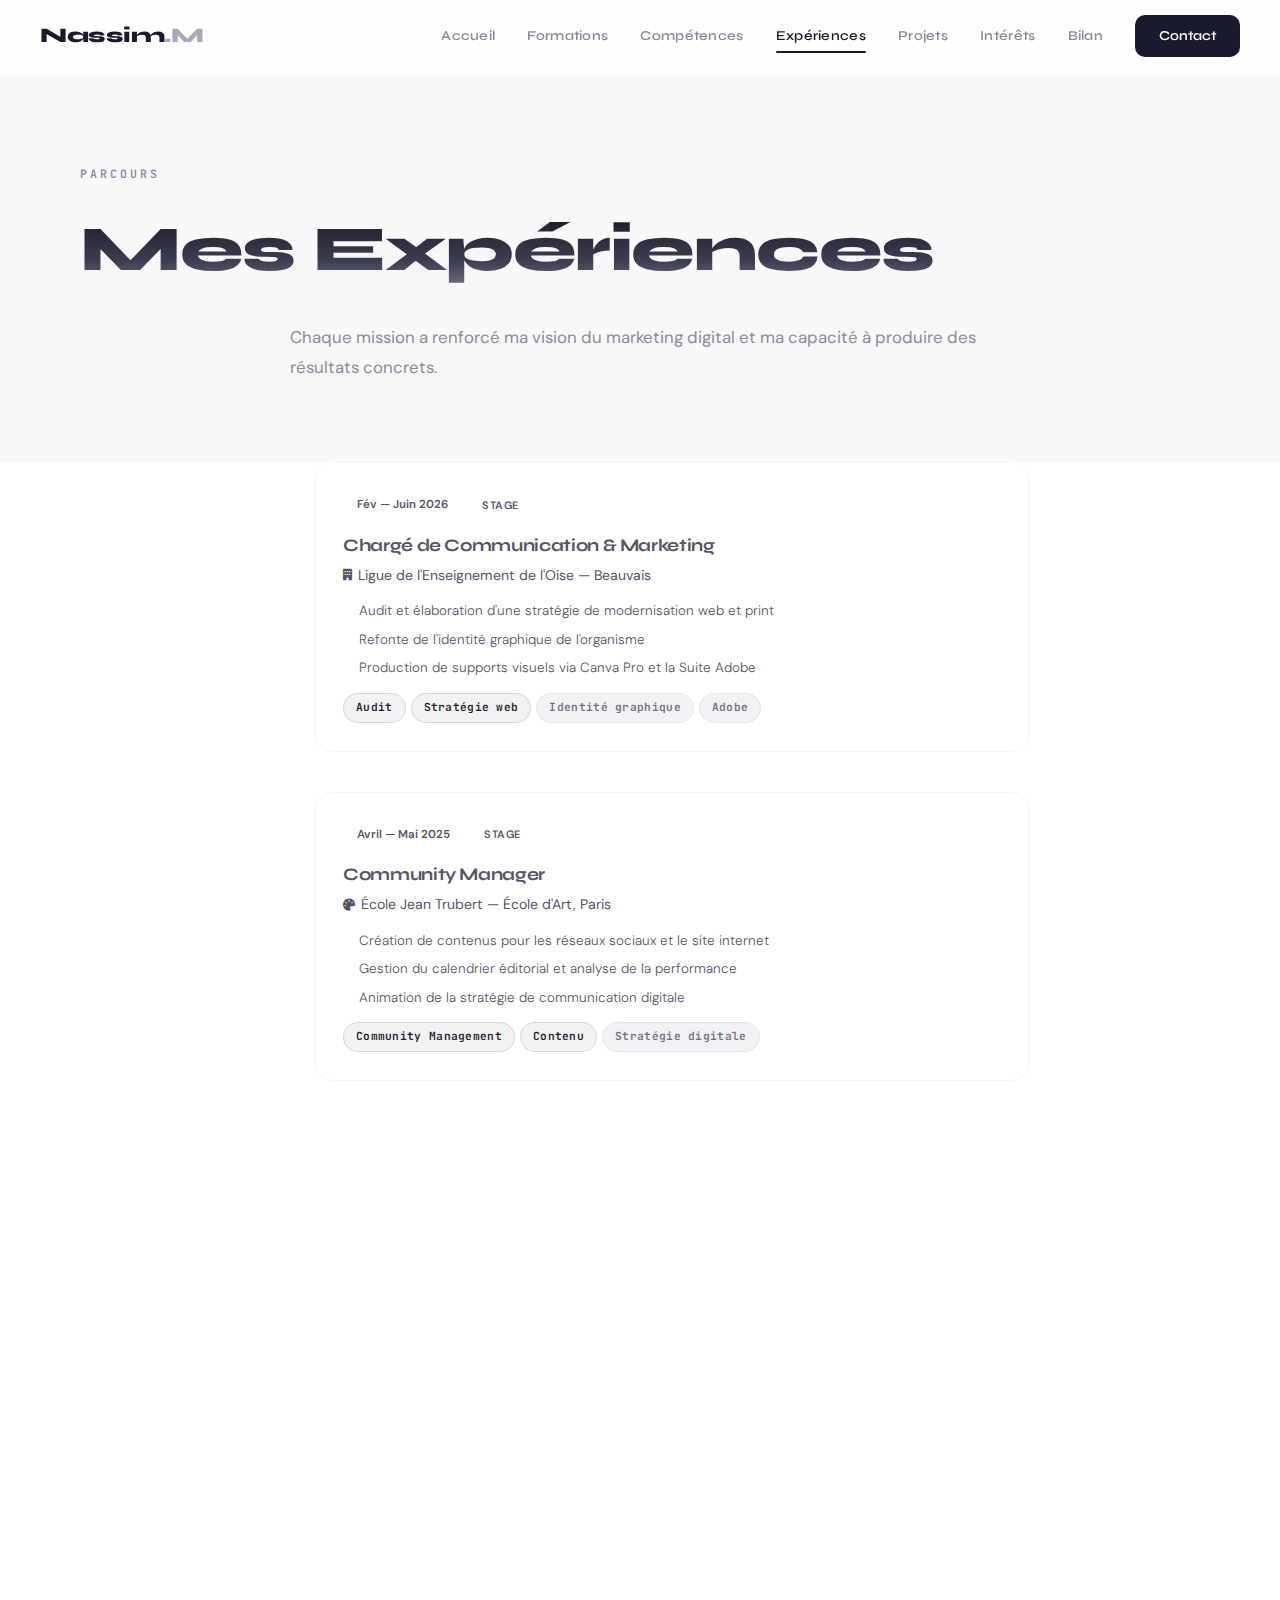
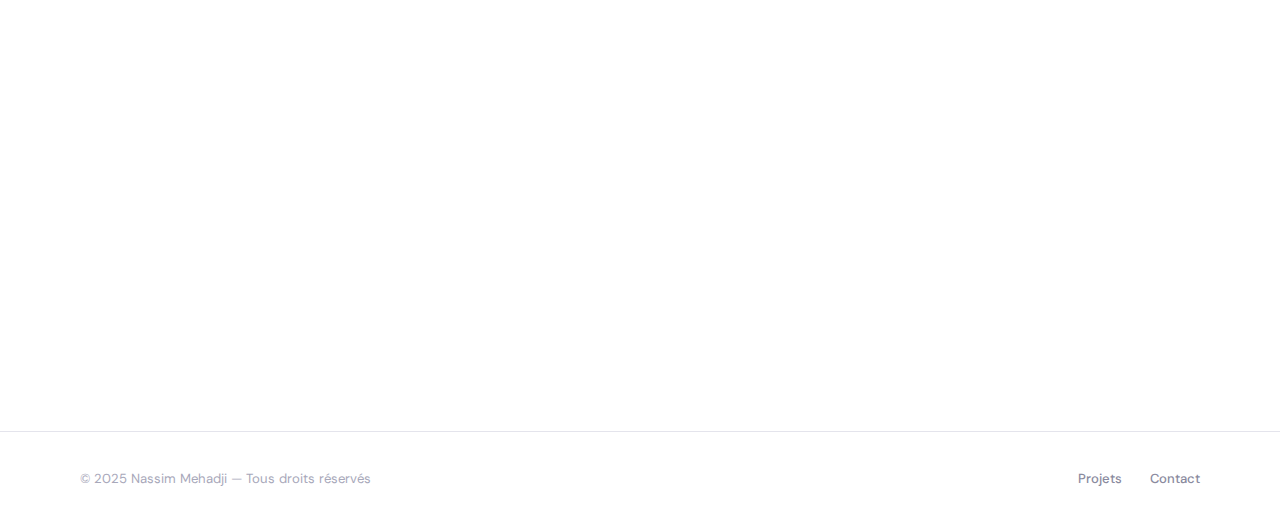
<file: experiences.html>
<!DOCTYPE html>
<html lang="fr">
<head>
    <meta charset="UTF-8">
    <meta name="viewport" content="width=device-width, initial-scale=1.0">
    <title>Expériences — Nassim Mehadji</title>
    <link rel="stylesheet" href="style.css">
    <link rel="stylesheet" href="https://cdnjs.cloudflare.com/ajax/libs/font-awesome/6.5.1/css/all.min.css">
    <style>
        .exp-timeline { position:relative; max-width:780px; margin:0 auto; }
        .exp-timeline::before { content:''; position:absolute; left:24px; top:0; bottom:0; width:1.5px; background:linear-gradient(to bottom, var(--black), var(--gray-6), transparent); }
        .exp-item { position:relative; padding-left:64px; padding-bottom:40px; }
        .exp-item:last-child { padding-bottom:0; }
        .exp-dot { position:absolute; left:17px; top:6px; width:16px; height:16px; border-radius:50%; background:var(--pure-white); border:2.5px solid var(--black); z-index:2; }
        .exp-dot::after { content:''; position:absolute; inset:3px; border-radius:50%; background:var(--black); }
        .exp-card {
            padding:28px; background:var(--pure-white); border-radius:20px;
            box-shadow:var(--shadow-sm); border:0.5px solid rgba(0,0,0,0.04);
            transition:all 0.4s var(--ease-out);
        }
        .exp-card:hover { transform:translateX(6px); box-shadow:var(--shadow-hover); }
        .exp-meta { display:flex; flex-wrap:wrap; align-items:center; gap:8px; margin-bottom:12px; }
        .exp-date { font-size:0.72rem; font-weight:600; color:var(--black); background:var(--gray-8); padding:5px 14px; border-radius:980px; }
        .exp-type { font-size:0.68rem; font-weight:600; color:var(--gray-4); background:var(--gray-8); padding:5px 12px; border-radius:980px; text-transform:uppercase; letter-spacing:0.05em; }
        .exp-card h3 { font-family:var(--font-display); font-size:1.1rem; font-weight:700; color:var(--black); letter-spacing:-0.02em; margin-bottom:4px; }
        .exp-company { font-size:0.88rem; color:var(--gray-4); font-weight:400; margin-bottom:14px; display:flex; align-items:center; gap:6px; }
        .exp-company i { color:var(--gray-5); font-size:0.75rem; }
        .exp-missions { list-style:none; display:flex; flex-direction:column; gap:7px; }
        .exp-missions li { font-size:0.84rem; color:var(--gray-3); line-height:1.6; padding-left:16px; position:relative; font-weight:300; }
        .exp-missions li::before { content:''; position:absolute; left:0; top:9px; width:5px; height:5px; background:var(--black); border-radius:2px; }
        .exp-tags { display:flex; flex-wrap:wrap; gap:5px; margin-top:14px; }
        @media (max-width:600px) { .exp-timeline::before { left:14px; } .exp-dot { left:7px; } .exp-item { padding-left:44px; } .exp-card { padding:20px; } }
    </style>
</head>
<body>
    <header class="site-header"><div class="header-inner"><a href="index.html" class="logo">Nassim<span>.M</span></a><nav class="nav-desktop"><a href="index.html" class="nav-link">Accueil</a><a href="formations.html" class="nav-link">Formations</a><a href="competences.html" class="nav-link">Compétences</a><a href="experiences.html" class="nav-link active">Expériences</a><a href="projets.html" class="nav-link">Projets</a><a href="interets.html" class="nav-link">Intérêts</a><a href="bilan.html" class="nav-link">Bilan</a><a href="contact.html" class="nav-cta">Contact</a></nav><button class="nav-toggle" id="navToggle" aria-label="Menu"><svg viewBox="0 0 24 24" fill="none" stroke-width="2" stroke-linecap="round"><line x1="3" y1="6" x2="21" y2="6"/><line x1="3" y1="12" x2="21" y2="12"/><line x1="3" y1="18" x2="21" y2="18"/></svg></button></div></header>
    <div class="mobile-menu" id="mobileMenu"><div class="mobile-menu-header"><a href="index.html" class="logo">Nassim<span>.M</span></a><button class="mobile-menu-close" id="mobileClose"><i class="fa-solid fa-xmark"></i></button></div><nav class="mobile-nav"><a href="index.html">Accueil</a><a href="formations.html">Formations</a><a href="competences.html">Compétences</a><a href="experiences.html" class="active">Expériences</a><a href="projets.html">Projets</a><a href="interets.html">Centres d'intérêt</a><a href="bilan.html">Bilan</a><a href="contact.html">Contact</a></nav></div>

    <section class="page-hero"><div class="container"><span class="section-label reveal">Parcours</span><h1 class="section-title reveal reveal-d1">Mes Expériences</h1><p class="section-desc reveal reveal-d2">Chaque mission a renforcé ma vision du marketing digital et ma capacité à produire des résultats concrets.</p></div></section>

    <section class="page-section" style="padding-top:0;"><div class="container"><div class="exp-timeline">

        <div class="exp-item reveal"><div class="exp-dot"></div><div class="exp-card">
            <div class="exp-meta"><span class="exp-date">Fév — Juin 2026</span><span class="exp-type">Stage</span></div>
            <h3>Chargé de Communication & Marketing</h3>
            <div class="exp-company"><i class="fa-solid fa-building"></i> Ligue de l'Enseignement de l'Oise — Beauvais</div>
            <ul class="exp-missions">
                <li>Audit et élaboration d'une stratégie de modernisation web et print</li>
                <li>Refonte de l'identité graphique de l'organisme</li>
                <li>Production de supports visuels via Canva Pro et la Suite Adobe</li>
            </ul>
            <div class="exp-tags"><span class="tag tag-blue">Audit</span><span class="tag tag-blue">Stratégie web</span><span class="tag">Identité graphique</span><span class="tag">Adobe</span></div>
        </div></div>

        <div class="exp-item reveal"><div class="exp-dot"></div><div class="exp-card">
            <div class="exp-meta"><span class="exp-date">Avril — Mai 2025</span><span class="exp-type">Stage</span></div>
            <h3>Community Manager</h3>
            <div class="exp-company"><i class="fa-solid fa-palette"></i> École Jean Trubert — École d'Art, Paris</div>
            <ul class="exp-missions">
                <li>Création de contenus pour les réseaux sociaux et le site internet</li>
                <li>Gestion du calendrier éditorial et analyse de la performance</li>
                <li>Animation de la stratégie de communication digitale</li>
            </ul>
            <div class="exp-tags"><span class="tag tag-blue">Community Management</span><span class="tag tag-blue">Contenu</span><span class="tag">Stratégie digitale</span></div>
        </div></div>

        <div class="exp-item reveal"><div class="exp-dot"></div><div class="exp-card">
            <div class="exp-meta"><span class="exp-date">Janv — Mars 2025</span><span class="exp-type">Projet associatif</span></div>
            <h3>Chargé de Communication</h3>
            <div class="exp-company"><i class="fa-solid fa-users"></i> "Bouge Ton Talent" — Orry-la-Ville</div>
            <ul class="exp-missions">
                <li>Organisation et promotion du salon d'orientation</li>
                <li>Réalisation d'interviews et de visuels (photos, vidéos)</li>
                <li>Optimisation de la visibilité sur les réseaux sociaux</li>
            </ul>
            <div class="exp-tags"><span class="tag tag-blue">Événementiel</span><span class="tag tag-blue">Vidéo</span><span class="tag">Réseaux sociaux</span></div>
        </div></div>

        <div class="exp-item reveal"><div class="exp-dot"></div><div class="exp-card">
            <div class="exp-meta"><span class="exp-date">Juin — Août 2024</span><span class="exp-type">Job d'été</span></div>
            <h3>Employé Polyvalent — Caisse & Rayon</h3>
            <div class="exp-company"><i class="fa-solid fa-cart-shopping"></i> Auchan — Nogent-sur-Oise</div>
            <ul class="exp-missions">
                <li>Gestion des encaissements et relation client</li>
                <li>Résolution rapide d'incidents en caisse</li>
                <li>Maintien de l'attractivité du rayon</li>
            </ul>
            <div class="exp-tags"><span class="tag">Relation client</span><span class="tag">Polyvalence</span></div>
        </div></div>

    </div>
    <div class="reveal" style="text-align:center; margin-top:56px;">
        <a href="assets/NASSIM_MEHADJI_CV.pdf" class="btn btn-outline" download><i class="fa-solid fa-arrow-down-to-line" style="font-size:0.8rem;"></i> Télécharger mon CV</a>
    </div>
    </div></section>

    <footer class="site-footer"><div class="container"><div class="footer-inner"><span class="footer-copy">© 2025 Nassim Mehadji — Tous droits réservés</span><div class="footer-links"><a href="projets.html">Projets</a><a href="contact.html">Contact</a></div></div></div></footer>
    <script src="main.js"></script>
</body>
</html>
</file>
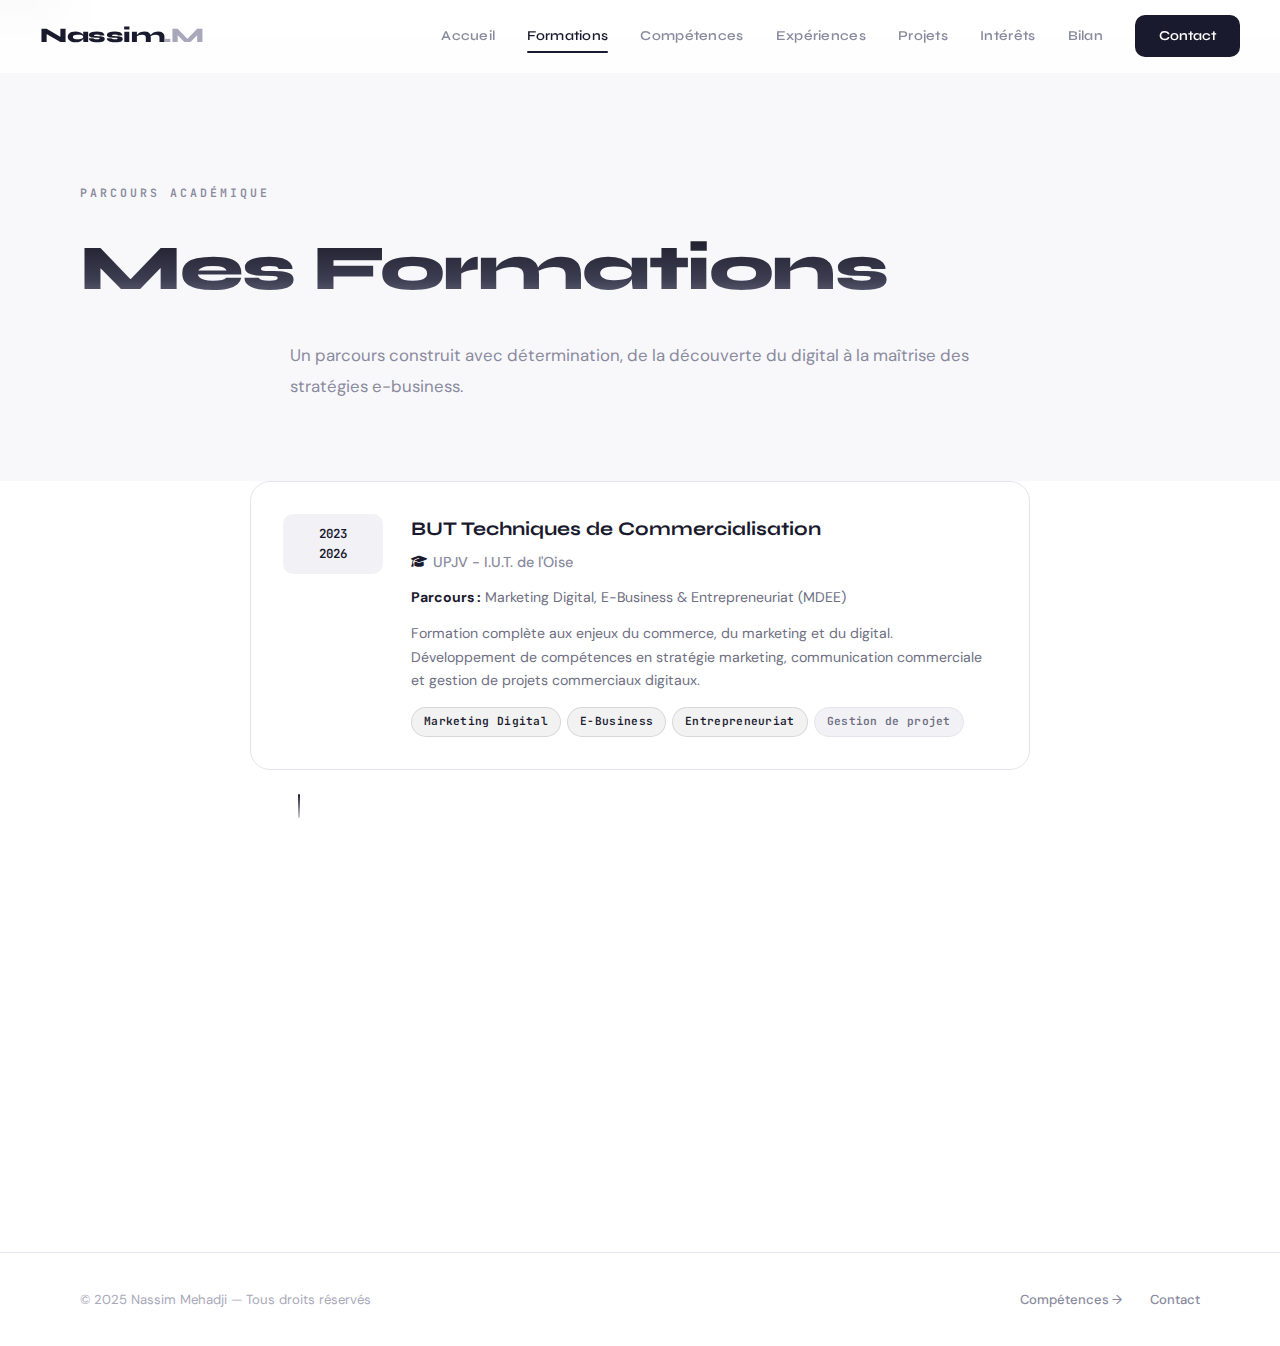
<file: formations.html>
<!DOCTYPE html>
<html lang="fr">
<head>
    <meta charset="UTF-8">
    <meta name="viewport" content="width=device-width, initial-scale=1.0">
    <title>Formations — Nassim Mehadji</title>
    <link rel="stylesheet" href="style.css">
    <link rel="stylesheet" href="https://cdnjs.cloudflare.com/ajax/libs/font-awesome/6.5.1/css/all.min.css">
    <style>
        .formation-grid { display:flex; flex-direction:column; gap:24px; max-width:780px; margin:0 auto; }
        .formation-card { display:grid; grid-template-columns:100px 1fr; gap:28px; padding:32px; background:var(--blanc); border:1px solid var(--gris-200); border-radius:20px; transition:all 0.4s var(--ease-out-expo); }
        .formation-card:hover { border-color:var(--gris-400); box-shadow:0 12px 40px rgba(26,26,46,0.08); transform:translateY(-2px); }
        .formation-year { font-family:var(--font-mono); font-size:0.78rem; font-weight:600; color:var(--noir); background:var(--gris-100); padding:10px 0; border-radius:10px; text-align:center; height:fit-content; }
        .formation-info h3 { font-family:var(--font-display); font-size:1.2rem; font-weight:700; color:var(--noir); margin-bottom:6px; }
        .formation-school { font-size:0.9rem; font-weight:500; color:var(--gris-500); margin-bottom:12px; display:flex; align-items:center; gap:6px; }
        .formation-school i { color:var(--noir); font-size:0.8rem; }
        .formation-desc { font-size:0.88rem; color:var(--gris-600); line-height:1.7; }
        .formation-tags { display:flex; flex-wrap:wrap; gap:6px; margin-top:14px; }
        .timeline-connector { width:2px; height:24px; background:linear-gradient(to bottom, var(--noir), var(--gris-300)); margin-left:48px; border-radius:2px; }
        @media (max-width:600px) { .formation-card { grid-template-columns:1fr; gap:16px; padding:24px; } .formation-year { width:fit-content; padding:8px 18px; } .timeline-connector { margin-left:24px; } }
    </style>
</head>
<body>
    <div class="loader-bar"></div><div class="loader-text">Chargement</div>
    <header class="site-header"><div class="header-inner"><a href="index.html" class="logo">Nassim<span>.M</span></a><nav class="nav-desktop"><a href="index.html" class="nav-link">Accueil</a><a href="formations.html" class="nav-link active">Formations</a><a href="competences.html" class="nav-link">Compétences</a><a href="experiences.html" class="nav-link">Expériences</a><a href="projets.html" class="nav-link">Projets</a><a href="interets.html" class="nav-link">Intérêts</a><a href="bilan.html" class="nav-link">Bilan</a><a href="contact.html" class="nav-cta">Contact</a></nav><button class="nav-toggle" id="navToggle" aria-label="Menu"><svg viewBox="0 0 24 24" fill="none" stroke-width="2" stroke-linecap="round"><line x1="3" y1="6" x2="21" y2="6"/><line x1="3" y1="12" x2="21" y2="12"/><line x1="3" y1="18" x2="21" y2="18"/></svg></button></div></header>
    <div class="mobile-menu" id="mobileMenu"><div class="mobile-menu-header"><a href="index.html" class="logo">Nassim<span>.M</span></a><button class="mobile-menu-close" id="mobileClose"><i class="fa-solid fa-xmark" style="font-size:1.3rem"></i></button></div><nav class="mobile-nav"><a href="index.html">Accueil</a><a href="formations.html" class="active">Formations</a><a href="competences.html">Compétences</a><a href="experiences.html">Expériences</a><a href="projets.html">Projets</a><a href="interets.html">Centres d'intérêt</a><a href="bilan.html">Bilan</a><a href="contact.html">Contact</a></nav></div>
    <section class="page-hero"><div class="container"><span class="section-label reveal">Parcours académique</span><h1 class="section-title reveal reveal-d1">Mes Formations</h1><p class="section-desc reveal reveal-d2">Un parcours construit avec détermination, de la découverte du digital à la maîtrise des stratégies e-business.</p></div></section>
    <section class="page-section" style="padding-top:0;"><div class="container"><div class="formation-grid">
        <div class="formation-card reveal"><div class="formation-year">2023<br>2026</div><div class="formation-info"><h3>BUT Techniques de Commercialisation</h3><div class="formation-school"><i class="fa-solid fa-graduation-cap"></i> UPJV - I.U.T. de l'Oise</div><p class="formation-desc"><strong style="color:var(--noir);">Parcours :</strong> Marketing Digital, E-Business & Entrepreneuriat (MDEE)</p><p class="formation-desc" style="margin-top:12px;">Formation complète aux enjeux du commerce, du marketing et du digital. Développement de compétences en stratégie marketing, communication commerciale et gestion de projets commerciaux digitaux.</p><div class="formation-tags"><span class="tag tag-blue">Marketing Digital</span><span class="tag tag-blue">E-Business</span><span class="tag tag-blue">Entrepreneuriat</span><span class="tag">Gestion de projet</span></div></div></div>
        <div class="timeline-connector reveal"></div>
        <div class="formation-card reveal"><div class="formation-year">2020<br>2023</div><div class="formation-info"><h3>Baccalauréat Général</h3><div class="formation-school"><i class="fa-solid fa-graduation-cap"></i> Lycée Jules Uhry - Creil</div><p class="formation-desc">Obtention du baccalauréat général avec les spécialités SES et HGGSP. Premiers pas vers la compréhension des enjeux économiques et sociaux.</p><div class="formation-tags"><span class="tag">Spécialité SES</span><span class="tag">Spécialité HGGSP</span></div></div></div>
    </div></div></section>
    <footer class="site-footer"><div class="container"><div class="footer-inner"><span class="footer-copy">© 2025 Nassim Mehadji — Tous droits réservés</span><div class="footer-links"><a href="competences.html">Compétences →</a><a href="contact.html">Contact</a></div></div></div></footer>
    <script src="main.js"></script>
</body></html>
</file>
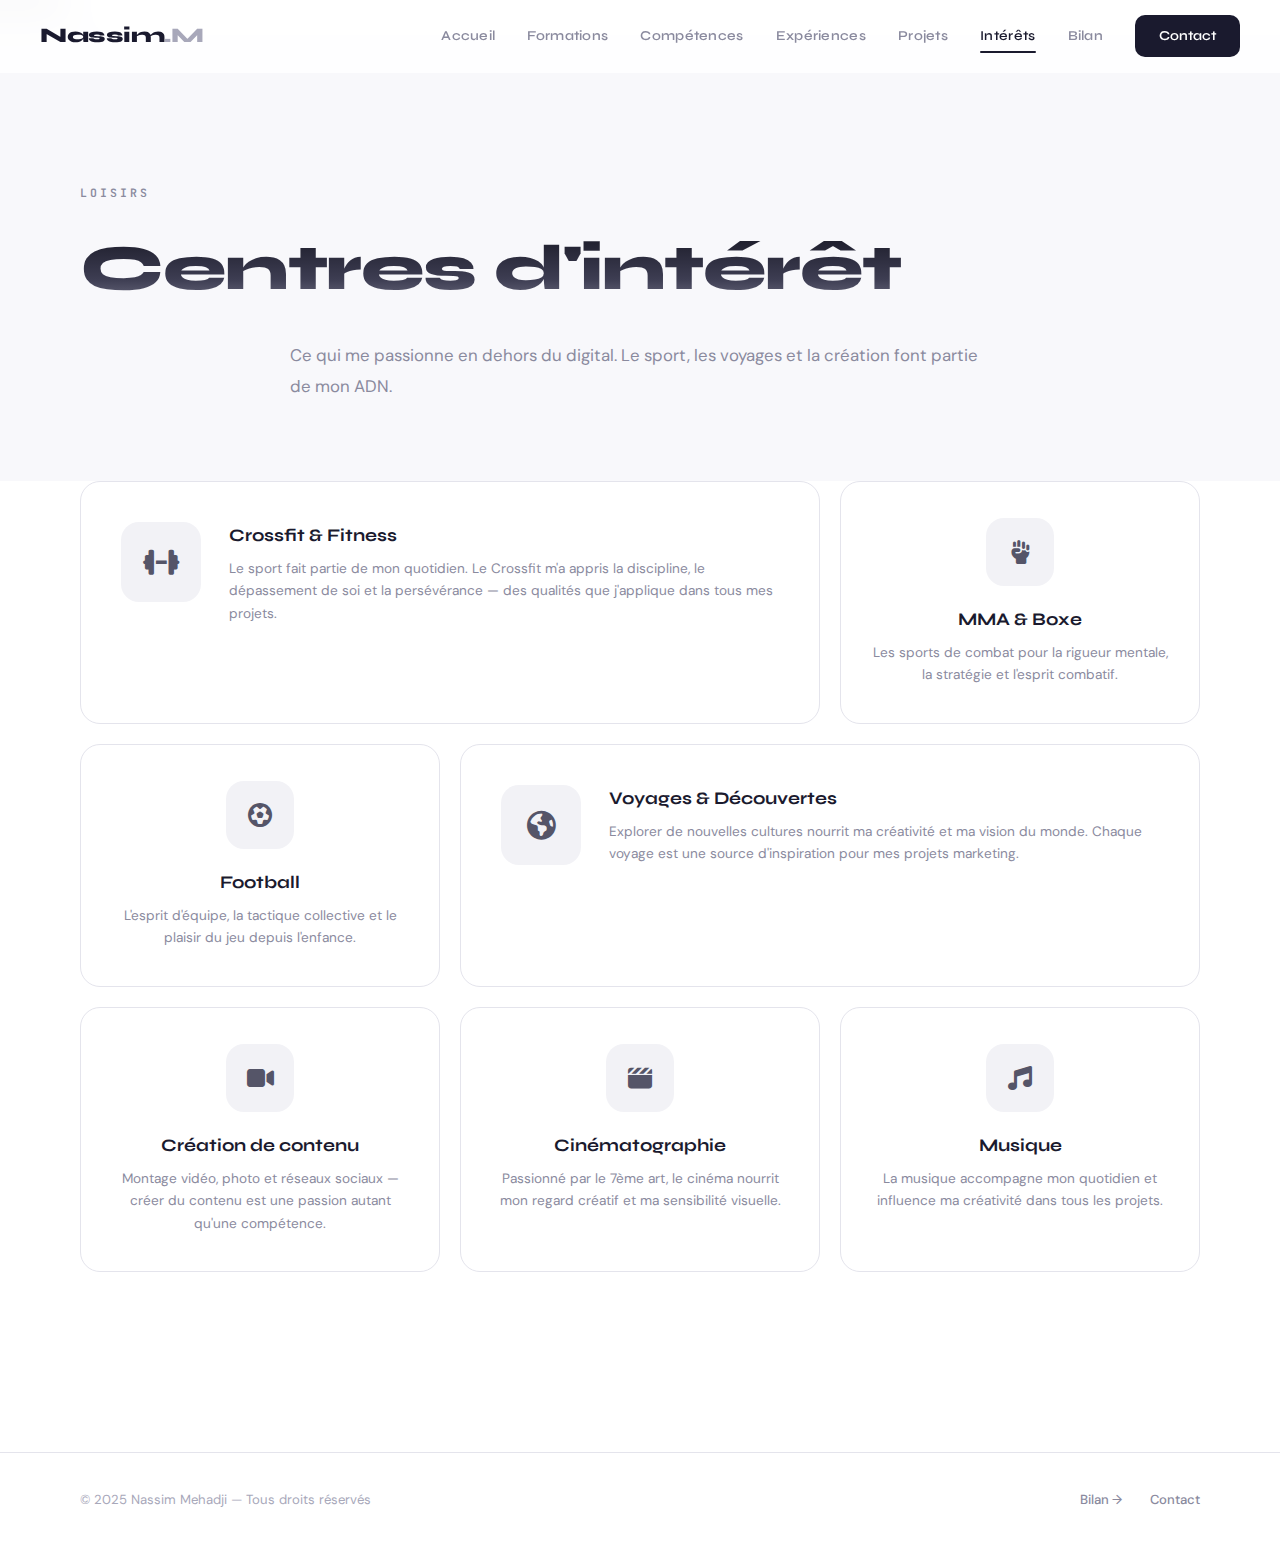
<file: interets.html>
<!DOCTYPE html>
<html lang="fr">
<head>
    <meta charset="UTF-8">
    <meta name="viewport" content="width=device-width, initial-scale=1.0">
    <title>Centres d'intérêt — Nassim Mehadji</title>
    <link rel="stylesheet" href="style.css">
    <link rel="stylesheet" href="https://cdnjs.cloudflare.com/ajax/libs/font-awesome/6.5.1/css/all.min.css">
    <style>
        .interests-grid { display:grid; grid-template-columns:repeat(auto-fill, minmax(280px, 1fr)); gap:20px; }
        .interest-card { padding:36px 28px; background:var(--blanc); border:1px solid var(--gris-200); border-radius:20px; text-align:center; transition:all 0.4s var(--ease-out-expo); position:relative; overflow:hidden; }
        .interest-card:hover { border-color:var(--gris-400); transform:translateY(-4px); box-shadow:0 12px 32px rgba(26,26,46,0.08); }
        .interest-icon { width:68px; height:68px; display:flex; align-items:center; justify-content:center; background:var(--gris-100); border-radius:18px; margin:0 auto 20px; font-size:1.5rem; color:var(--gris-700); position:relative; z-index:1; transition:all 0.3s; }
        .interest-card:hover .interest-icon { background:var(--noir); color:white; transform:scale(1.08); }
        .interest-card h3 { font-family:var(--font-display); font-size:1.1rem; font-weight:700; color:var(--noir); margin-bottom:8px; }
        .interest-card p { font-size:0.85rem; color:var(--gris-500); line-height:1.65; }
        .interest-featured { grid-column:span 2; display:grid; grid-template-columns:auto 1fr; gap:28px; text-align:left; padding:40px; }
        .interest-featured .interest-icon { margin:0; width:80px; height:80px; font-size:1.8rem; }
        @media (max-width:700px) { .interests-grid { grid-template-columns:1fr; } .interest-featured { grid-column:span 1; grid-template-columns:1fr; text-align:center; } .interest-featured .interest-icon { margin:0 auto; } }
    </style>
</head>
<body>
    <div class="loader-bar"></div><div class="loader-text">Chargement</div>
    <header class="site-header"><div class="header-inner"><a href="index.html" class="logo">Nassim<span>.M</span></a><nav class="nav-desktop"><a href="index.html" class="nav-link">Accueil</a><a href="formations.html" class="nav-link">Formations</a><a href="competences.html" class="nav-link">Compétences</a><a href="experiences.html" class="nav-link">Expériences</a><a href="projets.html" class="nav-link">Projets</a><a href="interets.html" class="nav-link active">Intérêts</a><a href="bilan.html" class="nav-link">Bilan</a><a href="contact.html" class="nav-cta">Contact</a></nav><button class="nav-toggle" id="navToggle" aria-label="Menu"><svg viewBox="0 0 24 24" fill="none" stroke-width="2" stroke-linecap="round"><line x1="3" y1="6" x2="21" y2="6"/><line x1="3" y1="12" x2="21" y2="12"/><line x1="3" y1="18" x2="21" y2="18"/></svg></button></div></header>
    <div class="mobile-menu" id="mobileMenu"><div class="mobile-menu-header"><a href="index.html" class="logo">Nassim<span>.M</span></a><button class="mobile-menu-close" id="mobileClose"><i class="fa-solid fa-xmark" style="font-size:1.3rem"></i></button></div><nav class="mobile-nav"><a href="index.html">Accueil</a><a href="formations.html">Formations</a><a href="competences.html">Compétences</a><a href="experiences.html">Expériences</a><a href="projets.html">Projets</a><a href="interets.html" class="active">Centres d'intérêt</a><a href="bilan.html">Bilan</a><a href="contact.html">Contact</a></nav></div>
    <section class="page-hero"><div class="container"><span class="section-label reveal">Loisirs</span><h1 class="section-title reveal reveal-d1">Centres d'intérêt</h1><p class="section-desc reveal reveal-d2">Ce qui me passionne en dehors du digital. Le sport, les voyages et la création font partie de mon ADN.</p></div></section>
    <section class="page-section" style="padding-top:0;"><div class="container"><div class="interests-grid stagger">
        <div class="interest-card interest-featured"><div class="interest-icon"><i class="fa-solid fa-dumbbell"></i></div><div><h3>Crossfit & Fitness</h3><p>Le sport fait partie de mon quotidien. Le Crossfit m'a appris la discipline, le dépassement de soi et la persévérance — des qualités que j'applique dans tous mes projets.</p></div></div>
        <div class="interest-card"><div class="interest-icon"><i class="fa-solid fa-hand-fist"></i></div><h3>MMA & Boxe</h3><p>Les sports de combat pour la rigueur mentale, la stratégie et l'esprit combatif.</p></div>
        <div class="interest-card"><div class="interest-icon"><i class="fa-solid fa-futbol"></i></div><h3>Football</h3><p>L'esprit d'équipe, la tactique collective et le plaisir du jeu depuis l'enfance.</p></div>
        <div class="interest-card interest-featured"><div class="interest-icon"><i class="fa-solid fa-earth-americas"></i></div><div><h3>Voyages & Découvertes</h3><p>Explorer de nouvelles cultures nourrit ma créativité et ma vision du monde. Chaque voyage est une source d'inspiration pour mes projets marketing.</p></div></div>
        <div class="interest-card"><div class="interest-icon"><i class="fa-solid fa-video"></i></div><h3>Création de contenu</h3><p>Montage vidéo, photo et réseaux sociaux — créer du contenu est une passion autant qu'une compétence.</p></div>
        <div class="interest-card"><div class="interest-icon"><i class="fa-solid fa-clapperboard"></i></div><h3>Cinématographie</h3><p>Passionné par le 7ème art, le cinéma nourrit mon regard créatif et ma sensibilité visuelle.</p></div>
        <div class="interest-card"><div class="interest-icon"><i class="fa-solid fa-music"></i></div><h3>Musique</h3><p>La musique accompagne mon quotidien et influence ma créativité dans tous les projets.</p></div>
    </div></div></section>
    <footer class="site-footer"><div class="container"><div class="footer-inner"><span class="footer-copy">© 2025 Nassim Mehadji — Tous droits réservés</span><div class="footer-links"><a href="bilan.html">Bilan →</a><a href="contact.html">Contact</a></div></div></div></footer>
    <script src="main.js"></script>
</body></html>
</file>
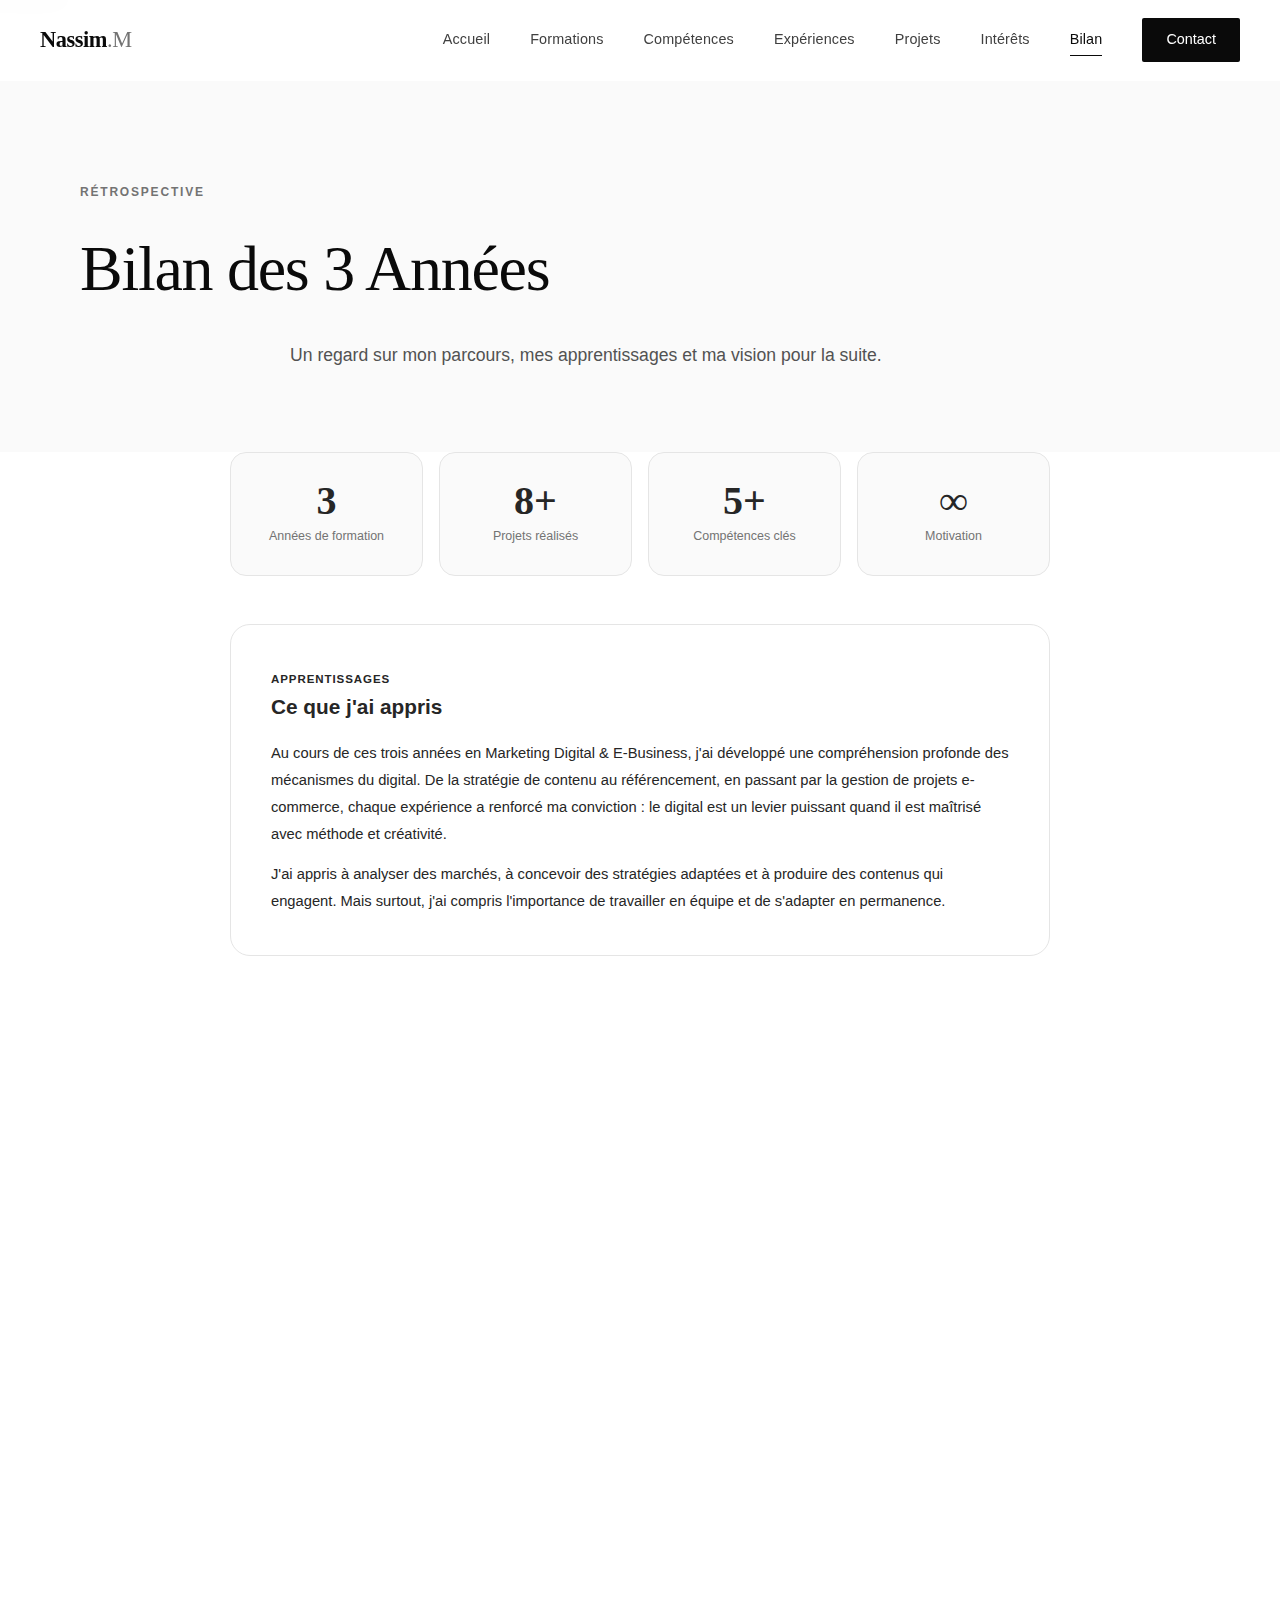
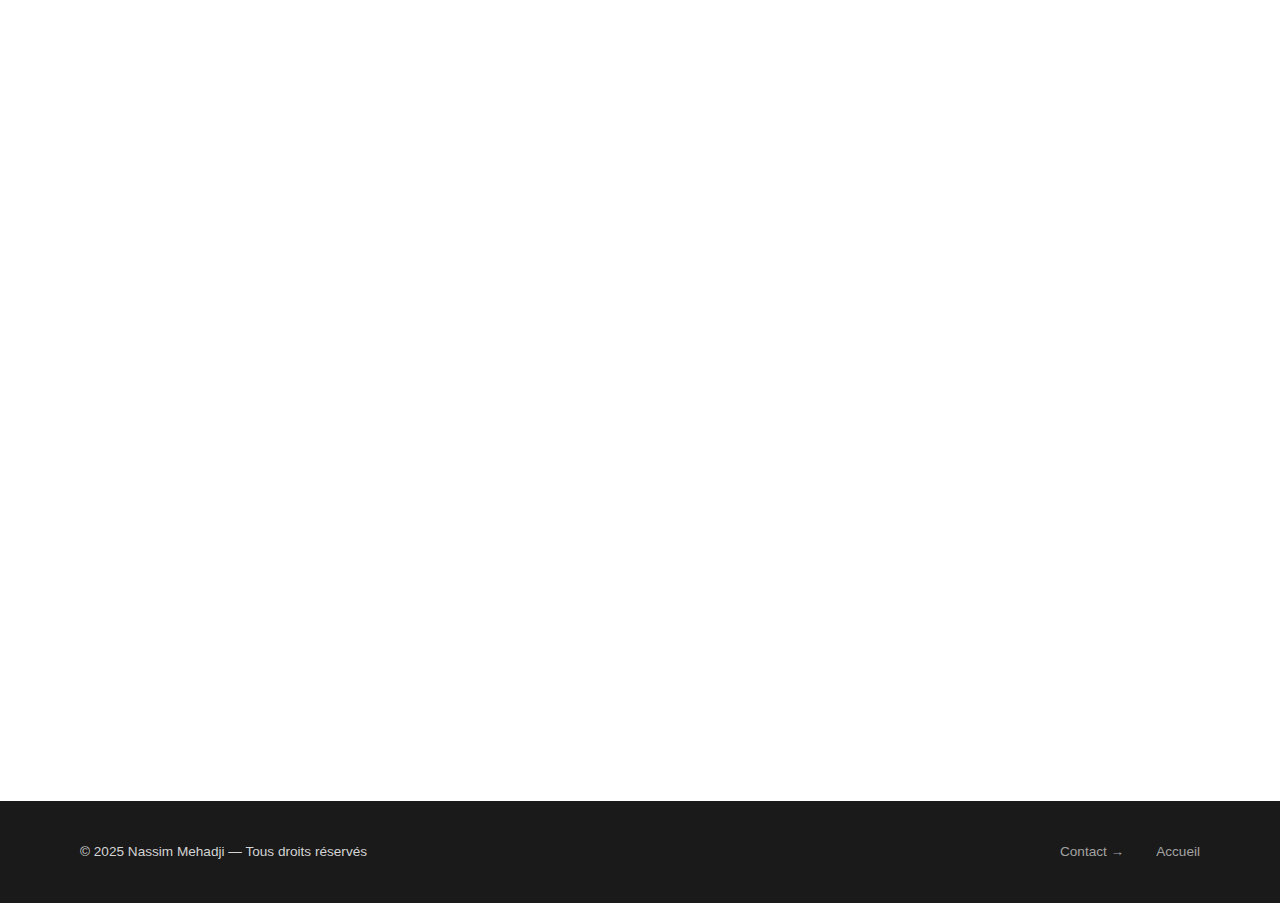
<file: portfolio v2/bilan.html>
<!DOCTYPE html>
<html lang="fr">
<head>
    <meta charset="UTF-8">
    <meta name="viewport" content="width=device-width, initial-scale=1.0">
    <title>Bilan — Nassim Mehadji</title>
    <link rel="stylesheet" href="style.css">
    <link rel="stylesheet" href="https://cdnjs.cloudflare.com/ajax/libs/font-awesome/6.5.1/css/all.min.css">
    <style>
        .bilan-block {
            padding: 40px;
            background: var(--blanc);
            border: 1px solid var(--gris-200);
            border-radius: 20px;
            margin-bottom: 24px;
            transition: all 0.4s var(--ease-out-expo);
        }
        .bilan-block:hover {
            border-color: var(--gris-300);
            box-shadow: 0 8px 32px rgba(0,0,0,0.04);
        }
        .bilan-label {
            font-size: 0.72rem;
            color: var(--bleu);
            font-weight: 600;
            text-transform: uppercase;
            letter-spacing: 0.08em;
            margin-bottom: 8px;
        }
        .bilan-block h3 { font-size: 1.3rem; margin-bottom: 16px; }
        .bilan-block p { font-size: 0.92rem; line-height: 1.85; }

        /* Stats bar */
        .stats-bar {
            display: grid;
            grid-template-columns: repeat(auto-fill, minmax(180px, 1fr));
            gap: 16px;
            margin-bottom: 48px;
        }
        .stat-card {
            text-align: center;
            padding: 28px 20px;
            background: var(--gris-50);
            border: 1px solid var(--gris-200);
            border-radius: 16px;
            transition: all 0.3s;
        }
        .stat-card:hover { border-color: var(--bleu); background: var(--bleu-light); }
        .stat-num {
            font-family: var(--font-display);
            font-size: 2.5rem;
            font-weight: 900;
            color: var(--bleu);
            line-height: 1;
            margin-bottom: 6px;
        }
        .stat-card p { font-size: 0.78rem; color: var(--gris-500); margin: 0; }

        /* Quote */
        .bilan-quote {
            padding: 48px;
            background: var(--noir);
            color: var(--blanc);
            border-radius: 20px;
            margin-top: 40px;
            position: relative;
        }
        .bilan-quote::before {
            content: '"';
            font-family: var(--font-display);
            font-size: 8rem;
            color: var(--bleu);
            position: absolute;
            top: -10px; left: 32px;
            line-height: 1;
            opacity: 0.3;
        }
        .bilan-quote p {
            font-size: 1.2rem;
            color: rgba(255,255,255,0.85);
            font-style: italic;
            line-height: 1.8;
            position: relative;
            z-index: 1;
        }
        .bilan-quote .author {
            margin-top: 16px;
            font-style: normal;
            font-size: 0.85rem;
            color: var(--bleu);
            font-weight: 600;
        }

        @media (max-width: 600px) {
            .bilan-block, .bilan-quote { padding: 24px; }
            .stats-bar { grid-template-columns: repeat(2, 1fr); }
        }
    </style>
</head>
<body>
        <div class="loader-bar"></div>
        <div class="loader-text">Chargement</div>
    </div>


    <!-- ═══ HEADER ═══ -->
    <header class="site-header">
        <div class="header-inner">
            <a href="index.html" class="logo">Nassim<span>.M</span></a>
            <nav class="nav-desktop">
                <a href="index.html" class="nav-link">Accueil</a>
                <a href="formations.html" class="nav-link">Formations</a>
                <a href="competences.html" class="nav-link">Compétences</a>
                <a href="experiences.html" class="nav-link">Expériences</a>
                <a href="projets.html" class="nav-link">Projets</a>
                <a href="interets.html" class="nav-link">Intérêts</a>
                <a href="bilan.html" class="nav-link">Bilan</a>
                <a href="contact.html" class="nav-cta">Contact</a>
            </nav>
            <button class="nav-toggle" id="navToggle" aria-label="Menu">
                <svg viewBox="0 0 24 24" fill="none" stroke-width="2" stroke-linecap="round"><line x1="3" y1="6" x2="21" y2="6"/><line x1="3" y1="12" x2="21" y2="12"/><line x1="3" y1="18" x2="21" y2="18"/></svg>
            </button>
        </div>
    </header>
    <div class="mobile-menu" id="mobileMenu">
        <div class="mobile-menu-header">
            <a href="index.html" class="logo">Nassim<span>.M</span></a>
            <button class="mobile-menu-close" id="mobileClose"><i class="fa-solid fa-xmark" style="font-size:1.3rem"></i></button>
        </div>
        <nav class="mobile-nav">
            <a href="index.html">Accueil</a>
            <a href="formations.html">Formations</a>
            <a href="competences.html">Compétences</a>
            <a href="experiences.html">Expériences</a>
            <a href="projets.html">Projets</a>
            <a href="interets.html">Centres d'intérêt</a>
            <a href="bilan.html" class="active">Bilan</a>
            <a href="contact.html">Contact</a>
        </nav>
    </div>

    <!-- ═══ PAGE HERO ═══ -->
    <section class="page-hero">
        <div class="container">
            <span class="section-label reveal">Rétrospective</span>
            <h1 class="section-title reveal reveal-d1">Bilan des 3 Années</h1>
            <p class="section-desc reveal reveal-d2">
                Un regard sur mon parcours, mes apprentissages et ma vision pour la suite.
            </p>
        </div>
    </section>

    <!-- ═══ CONTENT ═══ -->
    <section class="page-section" style="padding-top:0;">
        <div class="container-narrow">

            <!-- Stats -->
            <!-- ✏️ MODIFIER : Vos chiffres clés -->
            <div class="stats-bar stagger">
                <div class="stat-card">
                    <div class="stat-num">3</div>
                    <p>Années de formation</p>
                </div>
                <div class="stat-card">
                    <div class="stat-num">8+</div>
                    <p>Projets réalisés</p>
                </div>
                <div class="stat-card">
                    <div class="stat-num">5+</div>
                    <p>Compétences clés</p>
                </div>
                <div class="stat-card">
                    <div class="stat-num">∞</div>
                    <p>Motivation</p>
                </div>
            </div>

            <!-- ✏️ MODIFIER : Remplissez chaque bloc avec votre propre contenu -->

            <div class="bilan-block reveal">
                <span class="bilan-label">Apprentissages</span>
                <h3>Ce que j'ai appris</h3>
                <p>
                    Au cours de ces trois années en Marketing Digital & E-Business, j'ai développé une compréhension profonde des mécanismes du digital. De la stratégie de contenu au référencement, en passant par la gestion de projets e-commerce, chaque expérience a renforcé ma conviction : le digital est un levier puissant quand il est maîtrisé avec méthode et créativité.
                </p>
                <p style="margin-top:12px;">
                    J'ai appris à analyser des marchés, à concevoir des stratégies adaptées et à produire des contenus qui engagent. Mais surtout, j'ai compris l'importance de travailler en équipe et de s'adapter en permanence.
                </p>
            </div>

            <div class="bilan-block reveal">
                <span class="bilan-label">Compétences acquises</span>
                <h3>Mes savoir-faire développés</h3>
                <p>
                    Maîtrise des outils de création (Adobe Suite, Canva, Figma), pilotage de campagnes publicitaires (Google Ads, Meta Ads), analyse de données et optimisation de conversion (Google Analytics), gestion de projets e-commerce (Shopify, WordPress).
                </p>
                <p style="margin-top:12px;">
                    Au-delà des compétences techniques, j'ai développé des soft skills essentielles : gestion du temps, communication orale et écrite, capacité d'adaptation, travail sous pression et esprit d'initiative.
                </p>
            </div>

            <div class="bilan-block reveal">
                <span class="bilan-label">Moments marquants</span>
                <h3>Les temps forts</h3>
                <p>
                    Parmi les moments qui ont marqué ces trois années : l'organisation de l'événement EPHAD Chantilly qui m'a confronté à la gestion de projet réelle, la création de la publicité S-fives qui a révélé ma passion pour le montage vidéo, et le projet e-commerce Valmoré qui m'a permis de vivre l'expérience complète de création d'une boutique en ligne.
                </p>
            </div>

            <div class="bilan-block reveal">
                <span class="bilan-label">Vision</span>
                <h3>Mon avenir professionnel</h3>
                <p>
                    Je souhaite continuer à évoluer dans un environnement où l'innovation digitale est au cœur de la stratégie. Mon objectif : devenir un acteur clé dans la transformation digitale des entreprises, en alliant data, créativité et performance.
                </p>
                <p style="margin-top:12px;">
                    Je suis ouvert à des opportunités de stage ou d'alternance qui me permettront de continuer à grandir dans le domaine du marketing digital, de l'e-commerce ou de la gestion de projet digital.
                </p>
            </div>

            <!-- Citation motivante -->
            <!-- ✏️ MODIFIER : Votre citation préférée -->
            <div class="bilan-quote reveal">
                <p>Le succès, c'est d'aller d'échec en échec sans perdre son enthousiasme.</p>
                <span class="author">— Winston Churchill</span>
            </div>

            <!-- CTA -->
            <div class="reveal" style="text-align:center; margin-top:48px;">
                <a href="contact.html" class="btn btn-primary">
                    Discutons ensemble <i class="fa-solid fa-arrow-right"></i>
                </a>
            </div>

        </div>
    </section>

    <footer class="site-footer">
        <div class="container">
            <div class="footer-inner">
                <span class="footer-copy">© 2025 Nassim Mehadji — Tous droits réservés</span>
                <div class="footer-links">
                    <a href="contact.html">Contact →</a>
                    <a href="index.html">Accueil</a>
                </div>
            </div>
        </div>
    </footer>

    <script src="main.js"></script>
</body>
</html>
</file>
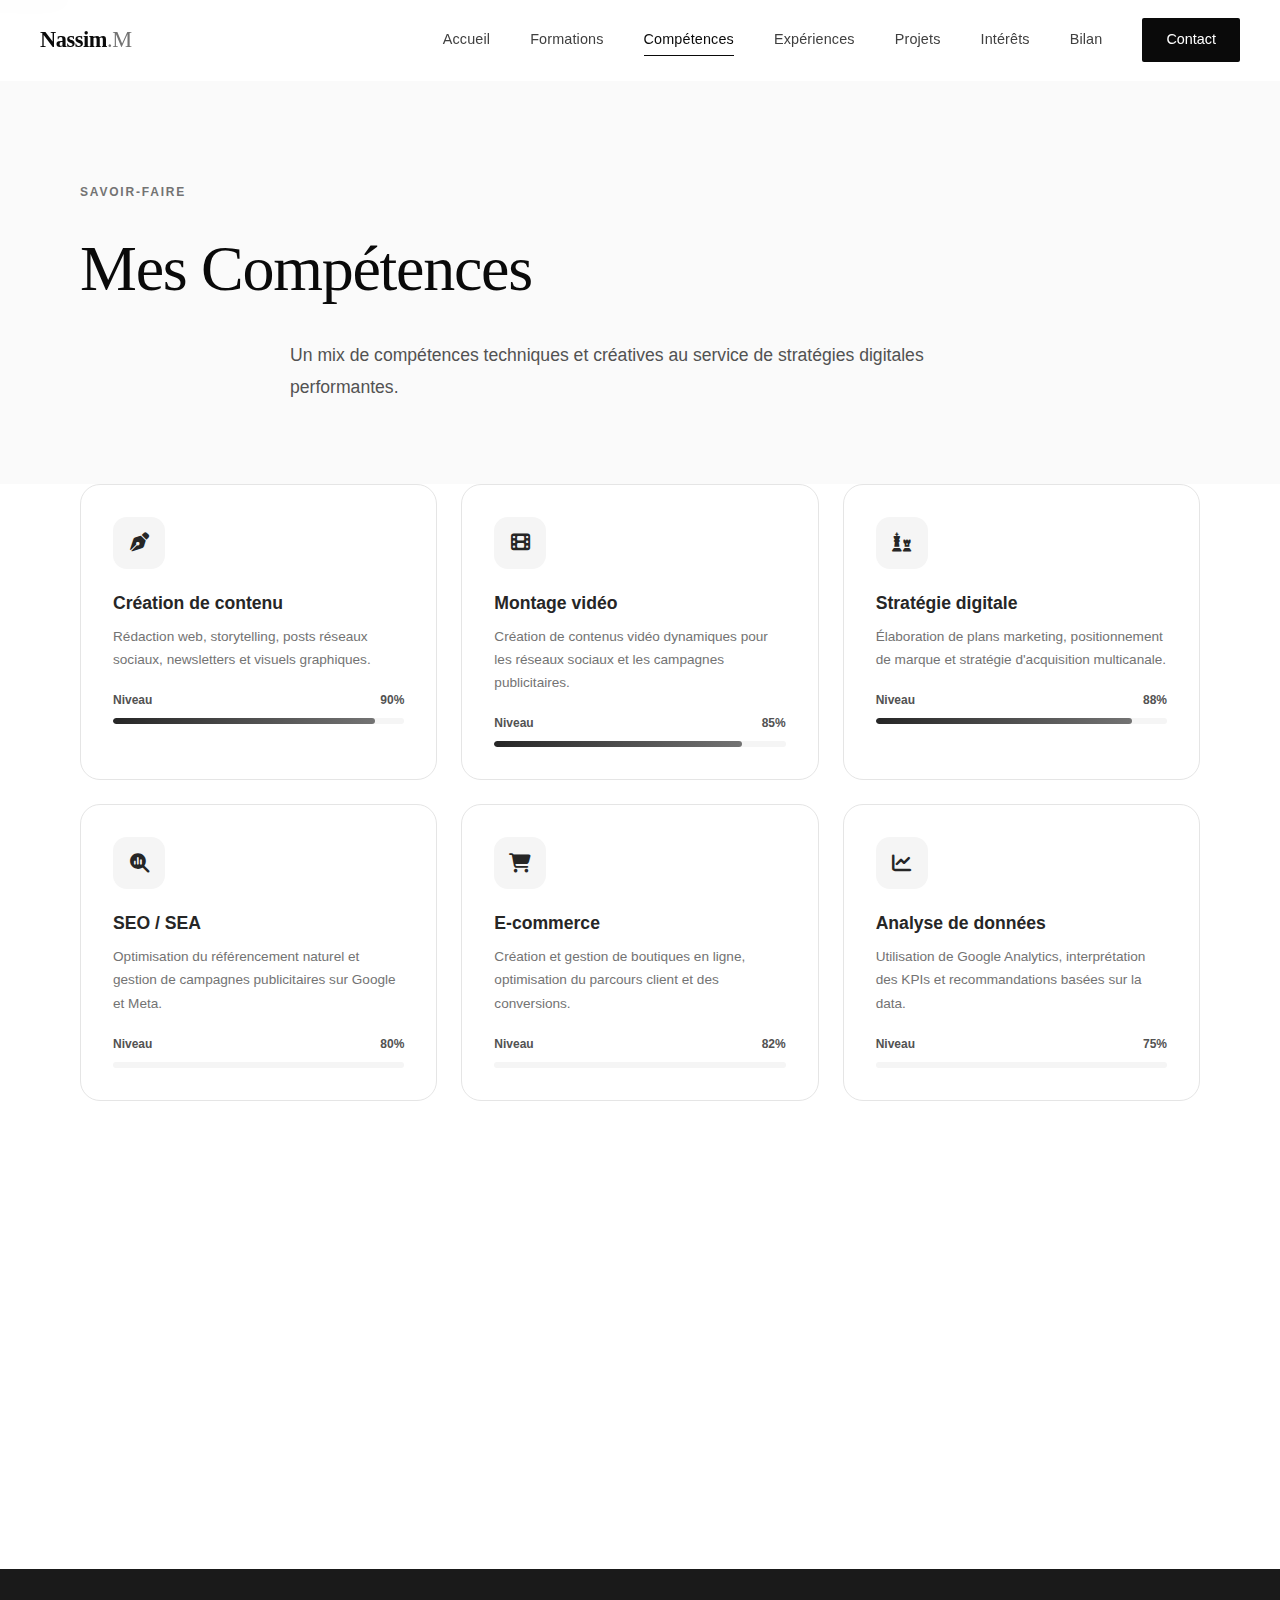
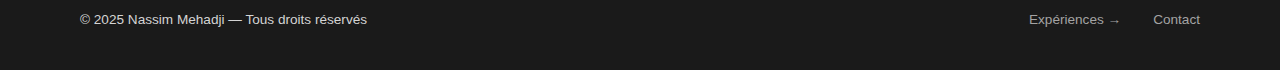
<file: portfolio v2/competences.html>
<!DOCTYPE html>
<html lang="fr">
<head>
    <meta charset="UTF-8">
    <meta name="viewport" content="width=device-width, initial-scale=1.0">
    <title>Compétences — Nassim Mehadji</title>
    <link rel="stylesheet" href="style.css">
    <link rel="stylesheet" href="https://cdnjs.cloudflare.com/ajax/libs/font-awesome/6.5.1/css/all.min.css">
    <style>
        .skills-grid {
            display: grid;
            grid-template-columns: repeat(auto-fill, minmax(340px, 1fr));
            gap: 24px;
            margin-bottom: 60px;
        }
        .skill-card {
            padding: 32px;
            background: var(--blanc);
            border: 1px solid var(--gris-200);
            border-radius: 20px;
            transition: all 0.4s var(--ease-out-expo);
        }
        .skill-card:hover {
            border-color: var(--gris-400);
            box-shadow: 0 12px 32px rgba(0,0,0,0.08);
            transform: translateY(-3px);
        }
        .skill-card-icon {
            width: 52px; height: 52px;
            display: flex; align-items: center; justify-content: center;
            border-radius: 14px;
            background: var(--gris-100);
            color: var(--gris-800);
            font-size: 1.2rem;
            margin-bottom: 20px;
        }
        .skill-card h3 { font-size: 1.1rem; margin-bottom: 8px; }
        .skill-card p { font-size: 0.85rem; color: var(--gris-500); margin-bottom: 20px; line-height: 1.7; }

        .skill-bar-track {
            height: 6px;
            background: var(--gris-100);
            border-radius: 6px;
            overflow: hidden;
        }
        .skill-bar-fill {
            height: 100%;
            background: linear-gradient(90deg, var(--gris-800), var(--gris-500));
            border-radius: 6px;
            width: 0;
            transition: width 1.2s var(--ease-out);
        }
        .skill-bar-label {
            display: flex; justify-content: space-between;
            font-size: 0.75rem; font-weight: 600;
            margin-bottom: 8px;
            color: var(--gris-600);
        }

        /* Tools grid */
        .tools-section { margin-top: 80px; }
        .tools-grid {
            display: grid;
            grid-template-columns: repeat(auto-fill, minmax(150px, 1fr));
            gap: 14px;
        }
        .tool-item {
            display: flex; align-items: center; gap: 12px;
            padding: 16px 20px;
            background: var(--gris-50);
            border: 1px solid var(--gris-200);
            border-radius: 14px;
            font-size: 0.85rem;
            font-weight: 500;
            transition: all 0.3s ease;
        }
        .tool-item:hover {
            border-color: var(--gris-800);
            background: var(--gris-100);
            color: var(--gris-800);
        }
        .tool-item i { font-size: 1.1rem; width: 20px; text-align: center; color: var(--gris-700); }

        @media (max-width: 600px) {
            .skills-grid { grid-template-columns: 1fr; }
            .tools-grid { grid-template-columns: repeat(2, 1fr); }
        }
    </style>
</head>
<body>
        <div class="loader-bar"></div>
        <div class="loader-text">Chargement</div>
    </div>


    <!-- ═══ HEADER ═══ -->
    <header class="site-header">
        <div class="header-inner">
            <a href="index.html" class="logo">Nassim<span>.M</span></a>
            <nav class="nav-desktop">
                <a href="index.html" class="nav-link">Accueil</a>
                <a href="formations.html" class="nav-link">Formations</a>
                <a href="competences.html" class="nav-link">Compétences</a>
                <a href="experiences.html" class="nav-link">Expériences</a>
                <a href="projets.html" class="nav-link">Projets</a>
                <a href="interets.html" class="nav-link">Intérêts</a>
                <a href="bilan.html" class="nav-link">Bilan</a>
                <a href="contact.html" class="nav-cta">Contact</a>
            </nav>
            <button class="nav-toggle" id="navToggle" aria-label="Menu">
                <svg viewBox="0 0 24 24" fill="none" stroke-width="2" stroke-linecap="round"><line x1="3" y1="6" x2="21" y2="6"/><line x1="3" y1="12" x2="21" y2="12"/><line x1="3" y1="18" x2="21" y2="18"/></svg>
            </button>
        </div>
    </header>
    <div class="mobile-menu" id="mobileMenu">
        <div class="mobile-menu-header">
            <a href="index.html" class="logo">Nassim<span>.M</span></a>
            <button class="mobile-menu-close" id="mobileClose"><i class="fa-solid fa-xmark" style="font-size:1.3rem"></i></button>
        </div>
        <nav class="mobile-nav">
            <a href="index.html">Accueil</a>
            <a href="formations.html">Formations</a>
            <a href="competences.html" class="active">Compétences</a>
            <a href="experiences.html">Expériences</a>
            <a href="projets.html">Projets</a>
            <a href="interets.html">Centres d'intérêt</a>
            <a href="bilan.html">Bilan</a>
            <a href="contact.html">Contact</a>
        </nav>
    </div>

    <!-- ═══ PAGE HERO ═══ -->
    <section class="page-hero">
        <div class="container">
            <span class="section-label reveal">Savoir-faire</span>
            <h1 class="section-title reveal reveal-d1">Mes Compétences</h1>
            <p class="section-desc reveal reveal-d2">
                Un mix de compétences techniques et créatives au service de stratégies digitales performantes.
            </p>
        </div>
    </section>

    <!-- ═══ SKILLS CARDS ═══ -->
    <section class="page-section" style="padding-top:0;">
        <div class="container">

            <!-- ✏️ MODIFIER : Vos compétences, descriptions et niveaux -->
            <div class="skills-grid stagger">

                <div class="skill-card">
                    <div class="skill-card-icon"><i class="fa-solid fa-pen-nib"></i></div>
                    <h3>Création de contenu</h3>
                    <p>Rédaction web, storytelling, posts réseaux sociaux, newsletters et visuels graphiques.</p>
                    <div class="skill-bar-label"><span>Niveau</span><span>90%</span></div>
                    <div class="skill-bar-track"><div class="skill-bar-fill" data-width="90%"></div></div>
                </div>

                <div class="skill-card">
                    <div class="skill-card-icon"><i class="fa-solid fa-film"></i></div>
                    <h3>Montage vidéo</h3>
                    <p>Création de contenus vidéo dynamiques pour les réseaux sociaux et les campagnes publicitaires.</p>
                    <div class="skill-bar-label"><span>Niveau</span><span>85%</span></div>
                    <div class="skill-bar-track"><div class="skill-bar-fill" data-width="85%"></div></div>
                </div>

                <div class="skill-card">
                    <div class="skill-card-icon"><i class="fa-solid fa-chess"></i></div>
                    <h3>Stratégie digitale</h3>
                    <p>Élaboration de plans marketing, positionnement de marque et stratégie d'acquisition multicanale.</p>
                    <div class="skill-bar-label"><span>Niveau</span><span>88%</span></div>
                    <div class="skill-bar-track"><div class="skill-bar-fill" data-width="88%"></div></div>
                </div>

                <div class="skill-card">
                    <div class="skill-card-icon"><i class="fa-solid fa-magnifying-glass-chart"></i></div>
                    <h3>SEO / SEA</h3>
                    <p>Optimisation du référencement naturel et gestion de campagnes publicitaires sur Google et Meta.</p>
                    <div class="skill-bar-label"><span>Niveau</span><span>80%</span></div>
                    <div class="skill-bar-track"><div class="skill-bar-fill" data-width="80%"></div></div>
                </div>

                <div class="skill-card">
                    <div class="skill-card-icon"><i class="fa-solid fa-cart-shopping"></i></div>
                    <h3>E-commerce</h3>
                    <p>Création et gestion de boutiques en ligne, optimisation du parcours client et des conversions.</p>
                    <div class="skill-bar-label"><span>Niveau</span><span>82%</span></div>
                    <div class="skill-bar-track"><div class="skill-bar-fill" data-width="82%"></div></div>
                </div>

                <div class="skill-card">
                    <div class="skill-card-icon"><i class="fa-solid fa-chart-line"></i></div>
                    <h3>Analyse de données</h3>
                    <p>Utilisation de Google Analytics, interprétation des KPIs et recommandations basées sur la data.</p>
                    <div class="skill-bar-label"><span>Niveau</span><span>75%</span></div>
                    <div class="skill-bar-track"><div class="skill-bar-fill" data-width="75%"></div></div>
                </div>

            </div>

            <!-- ═══ OUTILS ═══ -->
            <div class="tools-section reveal">
                <h2 style="font-size:1.5rem; margin-bottom:24px;">Outils & Logiciels</h2>
                <!-- ✏️ MODIFIER : Ajoutez/supprimez les outils que vous maîtrisez -->
                <div class="tools-grid stagger">
                    <div class="tool-item"><i class="fa-brands fa-figma"></i> Figma</div>
                    <div class="tool-item"><i class="fa-solid fa-wand-magic-sparkles"></i> Canva</div>
                    <div class="tool-item"><i class="fa-solid fa-scissors"></i> CapCut</div>
                    <div class="tool-item"><i class="fa-solid fa-image"></i> Photoshop</div>
                    <div class="tool-item"><i class="fa-solid fa-table"></i> Excel</div>
                    <div class="tool-item"><i class="fa-brands fa-google"></i> Google Ads</div>
                    <div class="tool-item"><i class="fa-brands fa-meta"></i> Meta Ads</div>
                    <div class="tool-item"><i class="fa-brands fa-shopify"></i> Shopify</div>
                    <div class="tool-item"><i class="fa-brands fa-wordpress"></i> WordPress</div>
                    <div class="tool-item"><i class="fa-solid fa-chart-simple"></i> Analytics</div>
                    <div class="tool-item"><i class="fa-solid fa-envelope-open-text"></i> Mailchimp</div>
                    <div class="tool-item"><i class="fa-brands fa-html5"></i> HTML/CSS</div>
                </div>
            </div>

        </div>
    </section>

    <footer class="site-footer">
        <div class="container">
            <div class="footer-inner">
                <span class="footer-copy">© 2025 Nassim Mehadji — Tous droits réservés</span>
                <div class="footer-links">
                    <a href="experiences.html">Expériences →</a>
                    <a href="contact.html">Contact</a>
                </div>
            </div>
        </div>
    </footer>

    <script src="main.js"></script>
</body>
</html>
</file>
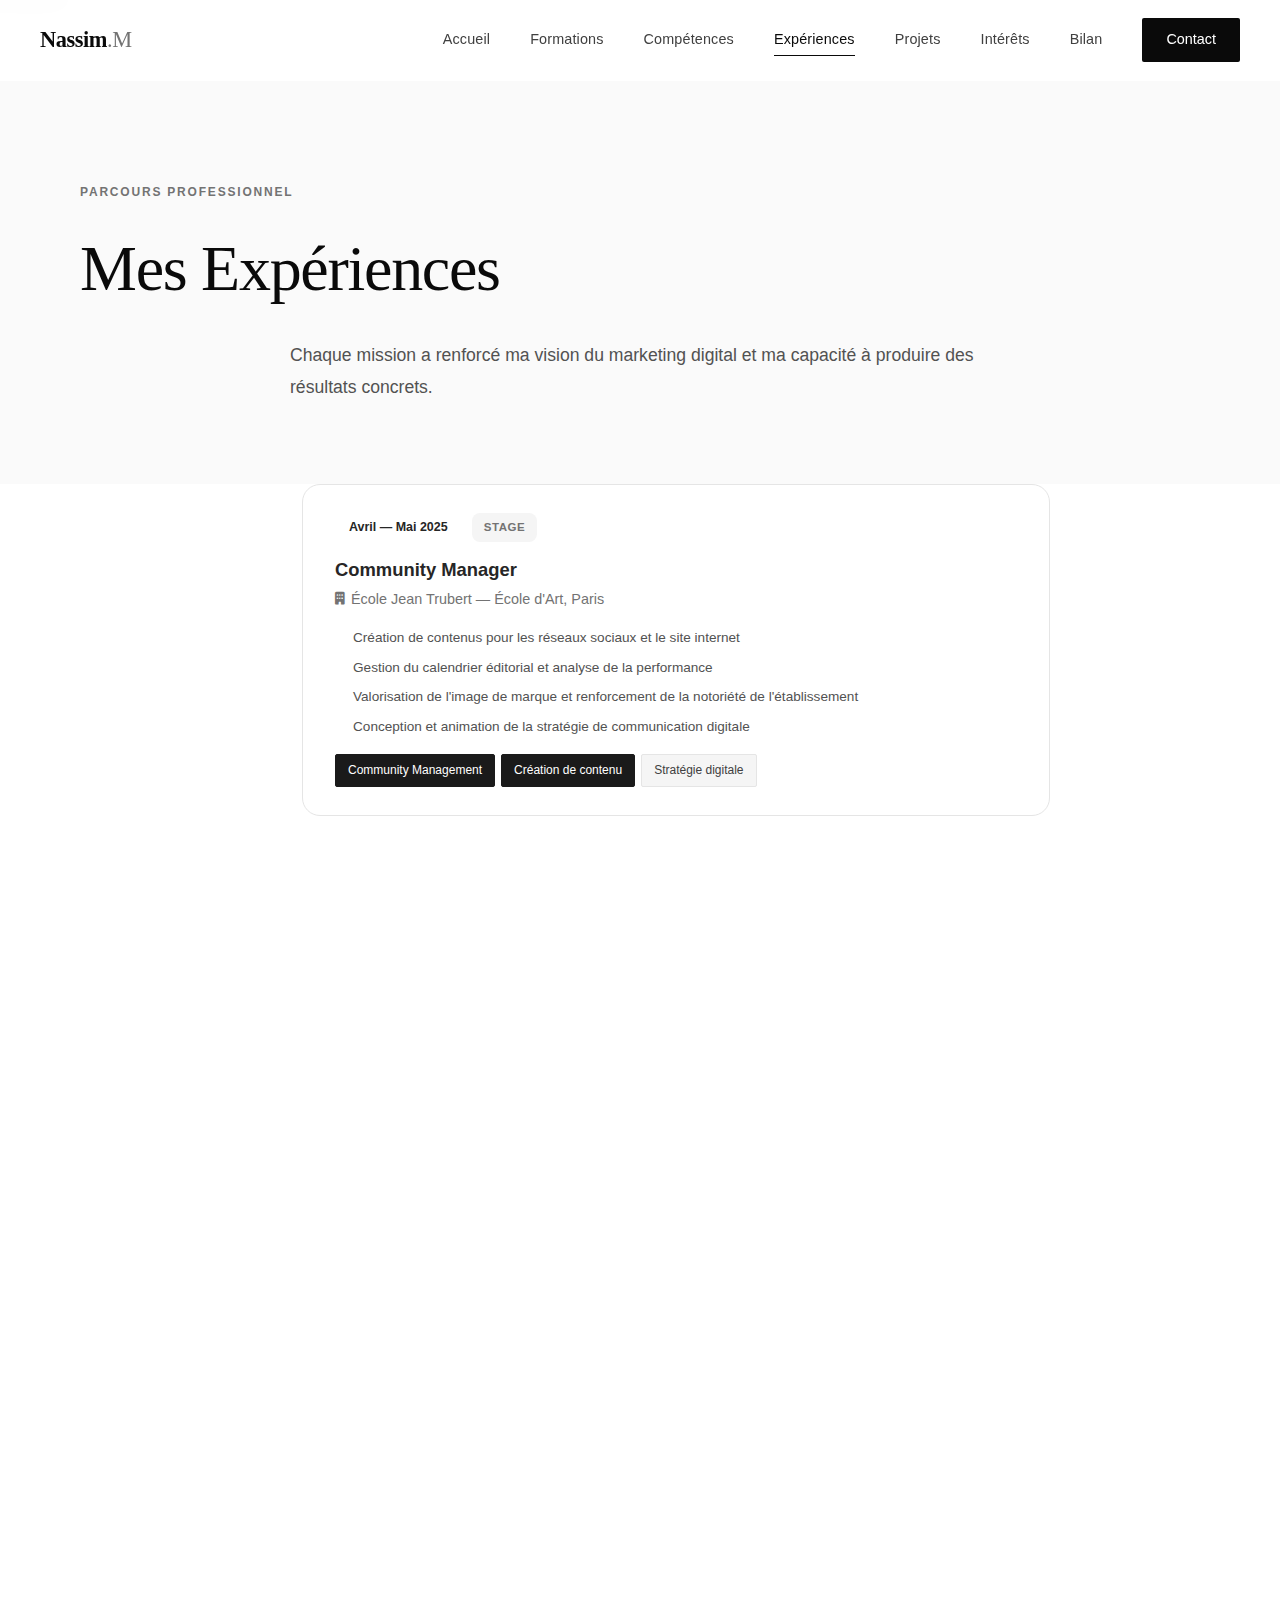
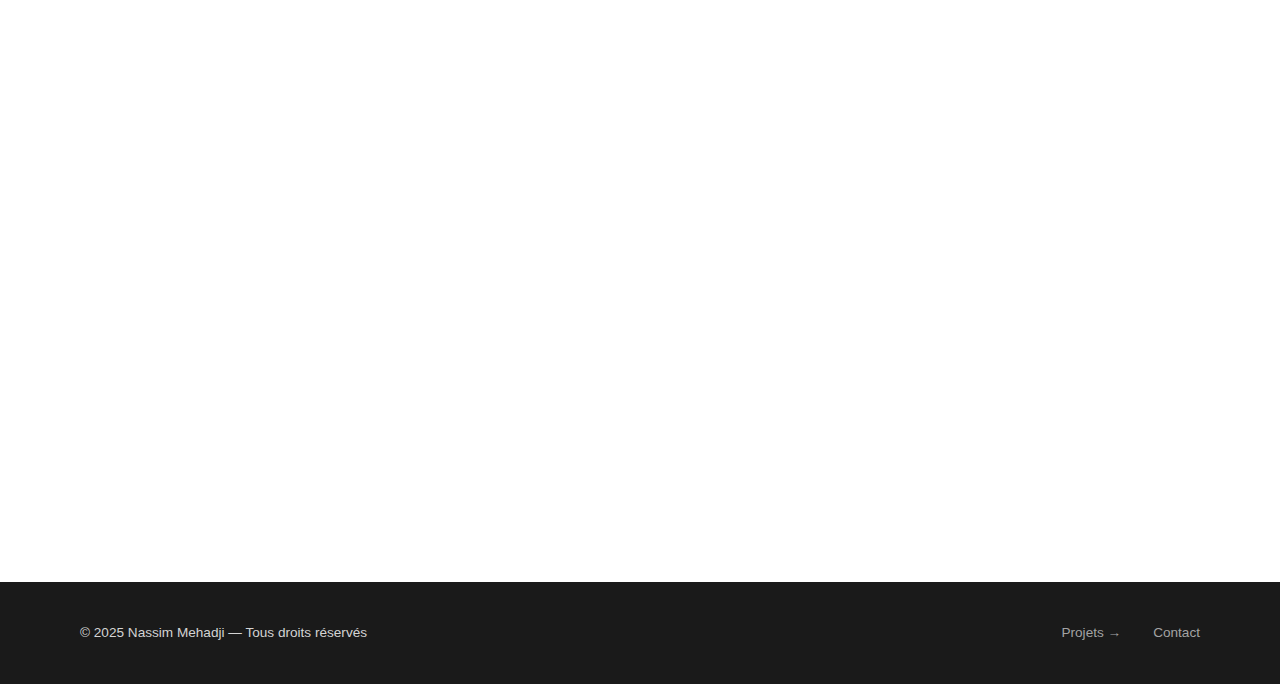
<file: portfolio v2/experiences.html>
<!DOCTYPE html>
<html lang="fr">
<head>
    <meta charset="UTF-8">
    <meta name="viewport" content="width=device-width, initial-scale=1.0">
    <title>Expériences — Nassim Mehadji</title>
    <link rel="stylesheet" href="style.css">
    <link rel="stylesheet" href="https://cdnjs.cloudflare.com/ajax/libs/font-awesome/6.5.1/css/all.min.css">
    <style>
        .exp-timeline { position: relative; max-width: 820px; margin: 0 auto; }
        .exp-timeline::before {
            content: '';
            position: absolute;
            left: 28px;
            top: 0; bottom: 0;
            width: 2px;
            background: linear-gradient(to bottom, var(--bleu), var(--gris-200), transparent);
        }

        .exp-item {
            position: relative;
            padding-left: 72px;
            padding-bottom: 48px;
        }
        .exp-item:last-child { padding-bottom: 0; }

        .exp-dot {
            position: absolute;
            left: 20px; top: 6px;
            width: 18px; height: 18px;
            border-radius: 50%;
            background: var(--blanc);
            border: 3px solid var(--bleu);
            z-index: 2;
        }
        .exp-dot::after {
            content: '';
            position: absolute;
            inset: 3px;
            border-radius: 50%;
            background: var(--bleu);
        }

        .exp-card {
            padding: 28px 32px;
            background: var(--blanc);
            border: 1px solid var(--gris-200);
            border-radius: 18px;
            transition: all 0.4s var(--ease-out-expo);
        }
        .exp-card:hover {
            border-color: var(--bleu);
            box-shadow: 0 12px 40px var(--bleu-glow);
            transform: translateX(4px);
        }

        .exp-meta {
            display: flex;
            flex-wrap: wrap;
            align-items: center;
            gap: 10px;
            margin-bottom: 12px;
        }
        .exp-date {
            font-size: 0.78rem;
            font-weight: 600;
            color: var(--bleu);
            background: var(--bleu-light);
            padding: 5px 14px;
            border-radius: 8px;
        }
        .exp-type {
            font-size: 0.72rem;
            font-weight: 600;
            color: var(--gris-500);
            background: var(--gris-100);
            padding: 5px 12px;
            border-radius: 8px;
            text-transform: uppercase;
            letter-spacing: 0.05em;
        }
        .exp-card h3 { font-size: 1.15rem; margin-bottom: 4px; }
        .exp-company {
            font-size: 0.9rem;
            color: var(--gris-500);
            font-weight: 500;
            margin-bottom: 16px;
            display: flex;
            align-items: center;
            gap: 6px;
        }
        .exp-company i { color: var(--bleu); font-size: 0.8rem; }

        .exp-missions {
            list-style: none;
            display: flex;
            flex-direction: column;
            gap: 8px;
        }
        .exp-missions li {
            font-size: 0.85rem;
            color: var(--gris-600);
            line-height: 1.6;
            padding-left: 18px;
            position: relative;
        }
        .exp-missions li::before {
            content: '';
            position: absolute;
            left: 0; top: 9px;
            width: 6px; height: 6px;
            background: var(--bleu);
            border-radius: 2px;
        }

        .exp-tags { display: flex; flex-wrap: wrap; gap: 6px; margin-top: 16px; }

        @media (max-width: 600px) {
            .exp-timeline::before { left: 16px; }
            .exp-dot { left: 8px; }
            .exp-item { padding-left: 48px; }
            .exp-card { padding: 20px; }
        }
    </style>
</head>
<body>
        <div class="loader-bar"></div>
        <div class="loader-text">Chargement</div>
    </div>


    <!-- ═══ HEADER ═══ -->
    <header class="site-header">
        <div class="header-inner">
            <a href="index.html" class="logo">Nassim<span>.M</span></a>
            <nav class="nav-desktop">
                <a href="index.html" class="nav-link">Accueil</a>
                <a href="formations.html" class="nav-link">Formations</a>
                <a href="competences.html" class="nav-link">Compétences</a>
                <a href="experiences.html" class="nav-link">Expériences</a>
                <a href="projets.html" class="nav-link">Projets</a>
                <a href="interets.html" class="nav-link">Intérêts</a>
                <a href="bilan.html" class="nav-link">Bilan</a>
                <a href="contact.html" class="nav-cta">Contact</a>
            </nav>
            <button class="nav-toggle" id="navToggle" aria-label="Menu">
                <svg viewBox="0 0 24 24" fill="none" stroke-width="2" stroke-linecap="round"><line x1="3" y1="6" x2="21" y2="6"/><line x1="3" y1="12" x2="21" y2="12"/><line x1="3" y1="18" x2="21" y2="18"/></svg>
            </button>
        </div>
    </header>
    <div class="mobile-menu" id="mobileMenu">
        <div class="mobile-menu-header">
            <a href="index.html" class="logo">Nassim<span>.M</span></a>
            <button class="mobile-menu-close" id="mobileClose"><i class="fa-solid fa-xmark" style="font-size:1.3rem"></i></button>
        </div>
        <nav class="mobile-nav">
            <a href="index.html">Accueil</a>
            <a href="formations.html">Formations</a>
            <a href="competences.html">Compétences</a>
            <a href="experiences.html" class="active">Expériences</a>
            <a href="projets.html">Projets</a>
            <a href="interets.html">Centres d'intérêt</a>
            <a href="bilan.html">Bilan</a>
            <a href="contact.html">Contact</a>
        </nav>
    </div>

    <!-- ═══ PAGE HERO ═══ -->
    <section class="page-hero">
        <div class="container">
            <span class="section-label reveal">Parcours professionnel</span>
            <h1 class="section-title reveal reveal-d1">Mes Expériences</h1>
            <p class="section-desc reveal reveal-d2">
                Chaque mission a renforcé ma vision du marketing digital et ma capacité à produire des résultats concrets.
            </p>
        </div>
    </section>

    <!-- ═══ EXPERIENCES TIMELINE ═══ -->
    <section class="page-section" style="padding-top:0;">
        <div class="container">
            <div class="exp-timeline">

                <!-- Expérience 1 : Stage École Jean Trubert -->
                <div class="exp-item reveal">
                    <div class="exp-dot"></div>
                    <div class="exp-card">
                        <div class="exp-meta">
                            <span class="exp-date">Avril — Mai 2025</span>
                            <span class="exp-type">Stage</span>
                        </div>
                        <h3>Community Manager</h3>
                        <div class="exp-company">
                            <i class="fa-solid fa-building"></i>
                            École Jean Trubert — École d'Art, Paris
                        </div>
                        <ul class="exp-missions">
                            <li>Création de contenus pour les réseaux sociaux et le site internet</li>
                            <li>Gestion du calendrier éditorial et analyse de la performance</li>
                            <li>Valorisation de l'image de marque et renforcement de la notoriété de l'établissement</li>
                            <li>Conception et animation de la stratégie de communication digitale</li>
                        </ul>
                        <div class="exp-tags">
                            <span class="tag tag-blue">Community Management</span>
                            <span class="tag tag-blue">Création de contenu</span>
                            <span class="tag">Stratégie digitale</span>
                        </div>
                    </div>
                </div>

                <!-- Expérience 2 : Bouge Ton Talent -->
                <div class="exp-item reveal">
                    <div class="exp-dot"></div>
                    <div class="exp-card">
                        <div class="exp-meta">
                            <span class="exp-date">Février — Juin 2025</span>
                            <span class="exp-type">Projet associatif</span>
                        </div>
                        <h3>Chargé de communication</h3>
                        <div class="exp-company">
                            <i class="fa-solid fa-users"></i>
                            "Bouge Ton Talent" — Salon d'orientation, Orry-la-Ville
                        </div>
                        <ul class="exp-missions">
                            <li>Participation à l'organisation et à la communication du salon d'orientation</li>
                            <li>Réalisation d'interviews et de contenus visuels (photos, vidéos, posts Instagram)</li>
                            <li>Collaboration avec une équipe de communication pour assurer la visibilité sur les réseaux sociaux</li>
                        </ul>
                        <div class="exp-tags">
                            <span class="tag tag-blue">Communication événementielle</span>
                            <span class="tag tag-blue">Création vidéo</span>
                            <span class="tag">Réseaux sociaux</span>
                        </div>
                    </div>
                </div>

                <!-- Expérience 3 : Auchan -->
                <div class="exp-item reveal">
                    <div class="exp-dot"></div>
                    <div class="exp-card">
                        <div class="exp-meta">
                            <span class="exp-date">Juin — Août 2024</span>
                            <span class="exp-type">Job d'été</span>
                        </div>
                        <h3>Employé Polyvalent — Caisse & Rayon</h3>
                        <div class="exp-company">
                            <i class="fa-solid fa-cart-shopping"></i>
                            Auchan
                        </div>
                        <ul class="exp-missions">
                            <li>Gestion des encaissements en caisse traditionnelle et en caisse automatique</li>
                            <li>Accompagnement des clients et résolution des incidents en caisse</li>
                            <li>Facing et mise en rayon des produits pour assurer un rayon propre, lisible et attractif</li>
                        </ul>
                        <div class="exp-tags">
                            <span class="tag">Relation client</span>
                            <span class="tag">Polyvalence</span>
                        </div>
                    </div>
                </div>

                <!-- Expérience 4 : Animateur -->
                <div class="exp-item reveal">
                    <div class="exp-dot"></div>
                    <div class="exp-card">
                        <div class="exp-meta">
                            <span class="exp-date">Décembre 2023</span>
                            <span class="exp-type">Animation</span>
                        </div>
                        <h3>Animateur</h3>
                        <div class="exp-company">
                            <i class="fa-solid fa-child"></i>
                            Espace Pierre Perret — Centre de loisirs à Villers Saint-Paul
                        </div>
                        <ul class="exp-missions">
                            <li>Encadrement d'enfants et animation d'activités ludiques</li>
                            <li>Favoriser l'apprentissage par le jeu et la cohésion de groupe</li>
                            <li>Développement de la créativité à travers des ateliers adaptés</li>
                        </ul>
                        <div class="exp-tags">
                            <span class="tag">Animation</span>
                            <span class="tag">Pédagogie</span>
                        </div>
                    </div>
                </div>

            </div>

            <!-- CTA CV -->
            <div class="reveal" style="text-align:center; margin-top:60px;">
                <a href="assets/cv_stage_NASSIM_MEHADJI.pdf" class="btn btn-dark" download>
                    <i class="fa-solid fa-download"></i> Télécharger mon CV complet
                </a>
            </div>
        </div>
    </section>

    <footer class="site-footer">
        <div class="container">
            <div class="footer-inner">
                <span class="footer-copy">© 2025 Nassim Mehadji — Tous droits réservés</span>
                <div class="footer-links">
                    <a href="projets.html">Projets →</a>
                    <a href="contact.html">Contact</a>
                </div>
            </div>
        </div>
    </footer>

    <script src="main.js"></script>
</body>
</html>
</file>
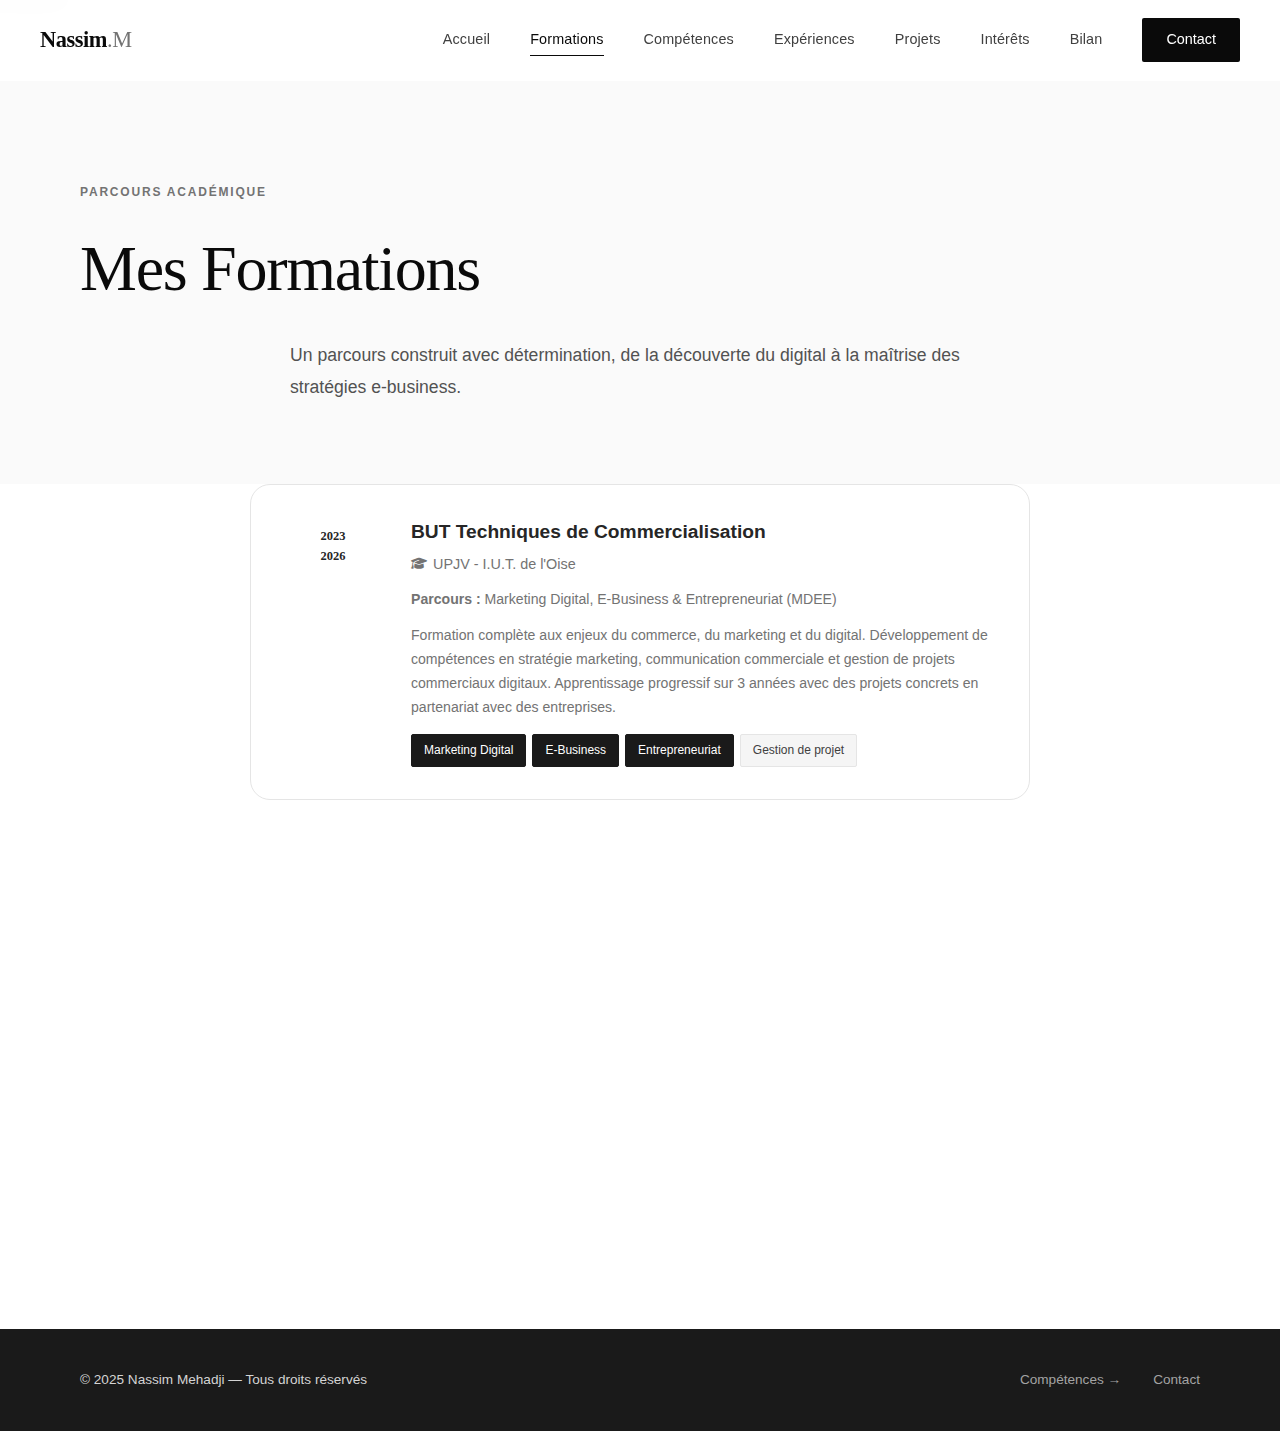
<file: portfolio v2/formations.html>
<!DOCTYPE html>
<html lang="fr">
<head>
    <meta charset="UTF-8">
    <meta name="viewport" content="width=device-width, initial-scale=1.0">
    <title>Formations — Nassim Mehadji</title>
    <link rel="stylesheet" href="style.css">
    <link rel="stylesheet" href="https://cdnjs.cloudflare.com/ajax/libs/font-awesome/6.5.1/css/all.min.css">
    <style>
        .formation-grid {
            display: flex;
            flex-direction: column;
            gap: 24px;
            max-width: 780px;
            margin: 0 auto;
        }
        .formation-card {
            display: grid;
            grid-template-columns: 100px 1fr;
            gap: 28px;
            padding: 32px;
            background: var(--blanc);
            border: 1px solid var(--gris-200);
            border-radius: 20px;
            transition: all 0.4s var(--ease-out-expo);
            position: relative;
        }
        .formation-card:hover {
            border-color: var(--bleu);
            box-shadow: 0 12px 40px var(--bleu-glow);
            transform: translateY(-2px);
        }
        .formation-year {
            font-family: var(--font-display);
            font-size: 0.78rem;
            font-weight: 700;
            color: var(--bleu);
            background: var(--bleu-light);
            padding: 10px 0;
            border-radius: 10px;
            text-align: center;
            height: fit-content;
        }
        .formation-info h3 {
            font-size: 1.2rem;
            margin-bottom: 6px;
        }
        .formation-school {
            font-size: 0.9rem;
            font-weight: 500;
            color: var(--gris-500);
            margin-bottom: 12px;
            display: flex;
            align-items: center;
            gap: 6px;
        }
        .formation-school i { color: var(--bleu); font-size: 0.8rem; }
        .formation-desc {
            font-size: 0.88rem;
            color: var(--gris-500);
            line-height: 1.7;
        }
        .formation-tags { display: flex; flex-wrap: wrap; gap: 6px; margin-top: 14px; }

        .timeline-connector {
            width: 2px;
            height: 24px;
            background: linear-gradient(to bottom, var(--bleu), var(--bleu-light));
            margin-left: 48px;
            border-radius: 2px;
        }

        @media (max-width: 600px) {
            .formation-card {
                grid-template-columns: 1fr;
                gap: 16px;
                padding: 24px;
            }
            .formation-year { width: fit-content; padding: 8px 18px; }
            .timeline-connector { margin-left: 24px; }
        }
    </style>
</head>
<body>
        <div class="loader-bar"></div>
        <div class="loader-text">Chargement</div>
    </div>


    <!-- ═══ HEADER ═══ -->
    <header class="site-header">
        <div class="header-inner">
            <a href="index.html" class="logo">Nassim<span>.M</span></a>
            <nav class="nav-desktop">
                <a href="index.html" class="nav-link">Accueil</a>
                <a href="formations.html" class="nav-link">Formations</a>
                <a href="competences.html" class="nav-link">Compétences</a>
                <a href="experiences.html" class="nav-link">Expériences</a>
                <a href="projets.html" class="nav-link">Projets</a>
                <a href="interets.html" class="nav-link">Intérêts</a>
                <a href="bilan.html" class="nav-link">Bilan</a>
                <a href="contact.html" class="nav-cta">Contact</a>
            </nav>
            <button class="nav-toggle" id="navToggle" aria-label="Menu">
                <svg viewBox="0 0 24 24" fill="none" stroke-width="2" stroke-linecap="round"><line x1="3" y1="6" x2="21" y2="6"/><line x1="3" y1="12" x2="21" y2="12"/><line x1="3" y1="18" x2="21" y2="18"/></svg>
            </button>
        </div>
    </header>
    <div class="mobile-menu" id="mobileMenu">
        <div class="mobile-menu-header">
            <a href="index.html" class="logo">Nassim<span>.M</span></a>
            <button class="mobile-menu-close" id="mobileClose"><i class="fa-solid fa-xmark" style="font-size:1.3rem"></i></button>
        </div>
        <nav class="mobile-nav">
            <a href="index.html">Accueil</a>
            <a href="formations.html" class="active">Formations</a>
            <a href="competences.html">Compétences</a>
            <a href="experiences.html">Expériences</a>
            <a href="projets.html">Projets</a>
            <a href="interets.html">Centres d'intérêt</a>
            <a href="bilan.html">Bilan</a>
            <a href="contact.html">Contact</a>
        </nav>
    </div>

    <!-- ═══ PAGE HERO ═══ -->
    <section class="page-hero">
        <div class="container">
            <span class="section-label reveal">Parcours académique</span>
            <h1 class="section-title reveal reveal-d1">Mes Formations</h1>
            <p class="section-desc reveal reveal-d2">
                Un parcours construit avec détermination, de la découverte du digital à la maîtrise des stratégies e-business.
            </p>
        </div>
    </section>

    <!-- ═══ FORMATIONS LIST ═══ -->
    <section class="page-section" style="padding-top:0;">
        <div class="container">
            <div class="formation-grid">

                <!-- Formation 1 : BUT TC -->
                <div class="formation-card reveal">
                    <div class="formation-year">2023<br>2026</div>
                    <div class="formation-info">
                        <h3>BUT Techniques de Commercialisation</h3>
                        <div class="formation-school">
                            <i class="fa-solid fa-graduation-cap"></i>
                            UPJV - I.U.T. de l'Oise
                        </div>
                        <p class="formation-desc">
                            <strong>Parcours :</strong> Marketing Digital, E-Business & Entrepreneuriat (MDEE)
                        </p>
                        <p class="formation-desc" style="margin-top: 12px;">
                            Formation complète aux enjeux du commerce, du marketing et du digital. Développement de compétences en stratégie marketing, communication commerciale et gestion de projets commerciaux digitaux. Apprentissage progressif sur 3 années avec des projets concrets en partenariat avec des entreprises.
                        </p>
                        <div class="formation-tags">
                            <span class="tag tag-blue">Marketing Digital</span>
                            <span class="tag tag-blue">E-Business</span>
                            <span class="tag tag-blue">Entrepreneuriat</span>
                            <span class="tag">Gestion de projet</span>
                        </div>
                    </div>
                </div>

                <div class="timeline-connector reveal"></div>

                <!-- Formation 2 : Bac -->
                <div class="formation-card reveal">
                    <div class="formation-year">2020<br>2023</div>
                    <div class="formation-info">
                        <h3>Baccalauréat Général</h3>
                        <div class="formation-school">
                            <i class="fa-solid fa-graduation-cap"></i>
                            Lycée Général et Technologique Jules Uhry - Creil
                        </div>
                        <p class="formation-desc">
                            Obtention du baccalauréat général avec les spécialités SES (Sciences Économiques et Sociales) et HGGSP (Histoire-Géographie, Géopolitique et Sciences Politiques). Premiers pas vers la compréhension des enjeux économiques et sociaux.
                        </p>
                        <div class="formation-tags">
                            <span class="tag">Spécialité SES</span>
                            <span class="tag">Spécialité HGGSP</span>
                        </div>
                    </div>
                </div>

            </div>
        </div>
    </section>

    <!-- ═══ FOOTER ═══ -->
    <footer class="site-footer">
        <div class="container">
            <div class="footer-inner">
                <span class="footer-copy">© 2025 Nassim Mehadji — Tous droits réservés</span>
                <div class="footer-links">
                    <a href="competences.html">Compétences →</a>
                    <a href="contact.html">Contact</a>
                </div>
            </div>
        </div>
    </footer>

    <script src="main.js"></script>
</body>
</html>
</file>
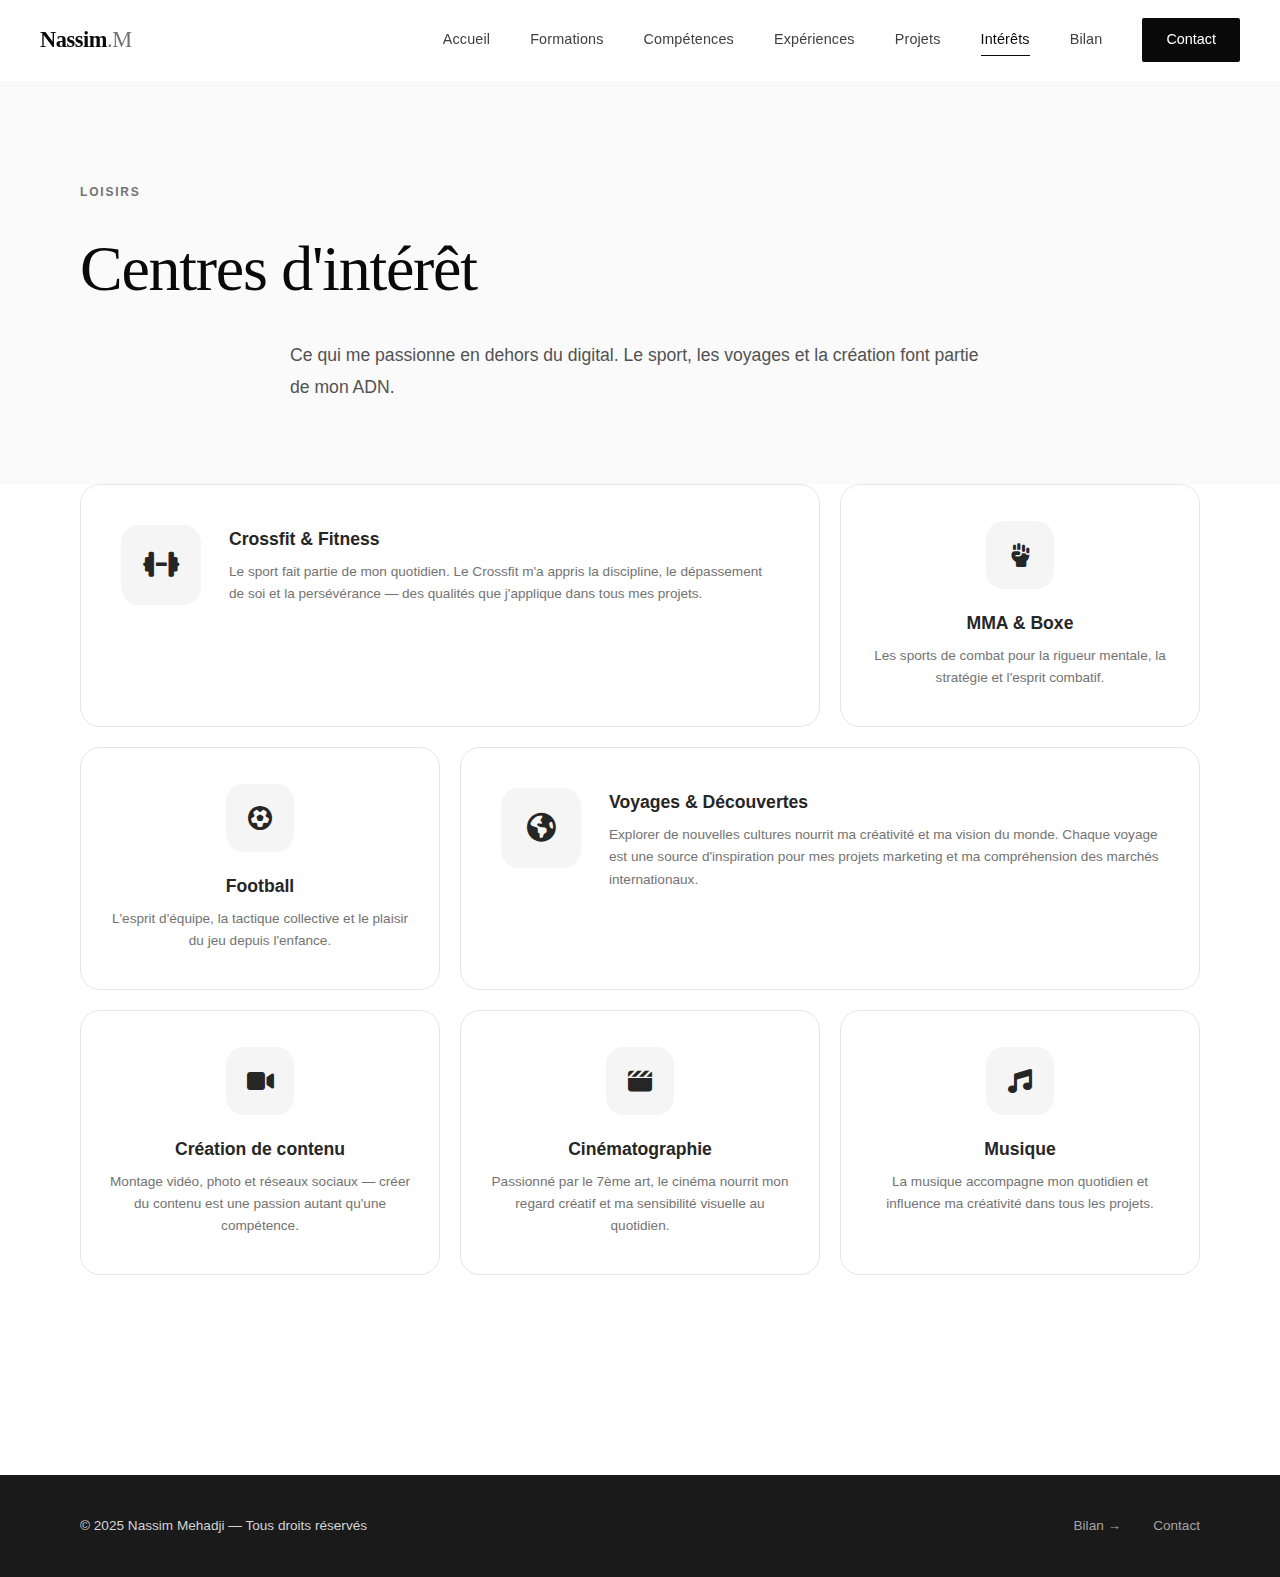
<file: portfolio v2/interets.html>
<!DOCTYPE html>
<html lang="fr">
<head>
    <meta charset="UTF-8">
    <meta name="viewport" content="width=device-width, initial-scale=1.0">
    <title>Centres d'intérêt — Nassim Mehadji</title>
    <link rel="stylesheet" href="style.css">
    <link rel="stylesheet" href="https://cdnjs.cloudflare.com/ajax/libs/font-awesome/6.5.1/css/all.min.css">
    <style>
        .interests-grid {
            display: grid;
            grid-template-columns: repeat(auto-fill, minmax(280px, 1fr));
            gap: 20px;
        }
        .interest-card {
            padding: 36px 28px;
            background: var(--blanc);
            border: 1px solid var(--gris-200);
            border-radius: 20px;
            text-align: center;
            transition: all 0.4s var(--ease-out-expo);
            position: relative;
            overflow: hidden;
        }
        .interest-card::before {
            content: '';
            position: absolute;
            inset: 0;
            background: linear-gradient(135deg, var(--gris-100), transparent);
            opacity: 0;
            transition: opacity 0.4s;
        }
        .interest-card:hover::before { opacity: 1; }
        .interest-card:hover {
            border-color: var(--gris-400);
            transform: translateY(-4px);
            box-shadow: 0 12px 32px rgba(0,0,0,0.08);
        }

        .interest-icon {
            width: 68px; height: 68px;
            display: flex; align-items: center; justify-content: center;
            background: var(--gris-100);
            border-radius: 18px;
            margin: 0 auto 20px;
            font-size: 1.5rem;
            color: var(--gris-800);
            position: relative;
            z-index: 1;
            transition: all 0.3s;
        }
        .interest-card:hover .interest-icon {
            background: var(--gris-800);
            color: white;
            transform: scale(1.08);
        }

        .interest-card h3 { font-size: 1.1rem; margin-bottom: 8px; position: relative; z-index: 1; }
        .interest-card p { font-size: 0.85rem; color: var(--gris-500); position: relative; z-index: 1; line-height: 1.65; }

        /* Featured interest (larger card) */
        .interest-featured {
            grid-column: span 2;
            display: grid;
            grid-template-columns: auto 1fr;
            gap: 28px;
            text-align: left;
            padding: 40px;
        }
        .interest-featured .interest-icon {
            margin: 0;
            width: 80px; height: 80px;
            font-size: 1.8rem;
        }

        @media (max-width: 700px) {
            .interests-grid { grid-template-columns: 1fr; }
            .interest-featured {
                grid-column: span 1;
                grid-template-columns: 1fr;
                text-align: center;
            }
            .interest-featured .interest-icon { margin: 0 auto 0; }
        }
    </style>
</head>
<body>
        <div class="loader-bar"></div>
        <div class="loader-text">Chargement</div>
    </div>


    <!-- ═══ HEADER ═══ -->
    <header class="site-header">
        <div class="header-inner">
            <a href="index.html" class="logo">Nassim<span>.M</span></a>
            <nav class="nav-desktop">
                <a href="index.html" class="nav-link">Accueil</a>
                <a href="formations.html" class="nav-link">Formations</a>
                <a href="competences.html" class="nav-link">Compétences</a>
                <a href="experiences.html" class="nav-link">Expériences</a>
                <a href="projets.html" class="nav-link">Projets</a>
                <a href="interets.html" class="nav-link">Intérêts</a>
                <a href="bilan.html" class="nav-link">Bilan</a>
                <a href="contact.html" class="nav-cta">Contact</a>
            </nav>
            <button class="nav-toggle" id="navToggle" aria-label="Menu">
                <svg viewBox="0 0 24 24" fill="none" stroke-width="2" stroke-linecap="round"><line x1="3" y1="6" x2="21" y2="6"/><line x1="3" y1="12" x2="21" y2="12"/><line x1="3" y1="18" x2="21" y2="18"/></svg>
            </button>
        </div>
    </header>
    <div class="mobile-menu" id="mobileMenu">
        <div class="mobile-menu-header">
            <a href="index.html" class="logo">Nassim<span>.M</span></a>
            <button class="mobile-menu-close" id="mobileClose"><i class="fa-solid fa-xmark" style="font-size:1.3rem"></i></button>
        </div>
        <nav class="mobile-nav">
            <a href="index.html">Accueil</a>
            <a href="formations.html">Formations</a>
            <a href="competences.html">Compétences</a>
            <a href="experiences.html">Expériences</a>
            <a href="projets.html">Projets</a>
            <a href="interets.html" class="active">Centres d'intérêt</a>
            <a href="bilan.html">Bilan</a>
            <a href="contact.html">Contact</a>
        </nav>
    </div>

    <!-- ═══ PAGE HERO ═══ -->
    <section class="page-hero">
        <div class="container">
            <span class="section-label reveal">Loisirs</span>
            <h1 class="section-title reveal reveal-d1">Centres d'intérêt</h1>
            <p class="section-desc reveal reveal-d2">
                Ce qui me passionne en dehors du digital. Le sport, les voyages et la création font partie de mon ADN.
            </p>
        </div>
    </section>

    <!-- ═══ INTERESTS GRID ═══ -->
    <section class="page-section" style="padding-top:0;">
        <div class="container">
            <!-- ✏️ MODIFIER : Vos centres d'intérêt -->
            <div class="interests-grid stagger">

                <!-- Featured: Sports -->
                <div class="interest-card interest-featured">
                    <div class="interest-icon"><i class="fa-solid fa-dumbbell"></i></div>
                    <div>
                        <h3>Crossfit & Fitness</h3>
                        <p>Le sport fait partie de mon quotidien. Le Crossfit m'a appris la discipline, le dépassement de soi et la persévérance — des qualités que j'applique dans tous mes projets.</p>
                    </div>
                </div>

                <div class="interest-card">
                    <div class="interest-icon"><i class="fa-solid fa-hand-fist"></i></div>
                    <h3>MMA & Boxe</h3>
                    <p>Les sports de combat pour la rigueur mentale, la stratégie et l'esprit combatif.</p>
                </div>

                <div class="interest-card">
                    <div class="interest-icon"><i class="fa-solid fa-futbol"></i></div>
                    <h3>Football</h3>
                    <p>L'esprit d'équipe, la tactique collective et le plaisir du jeu depuis l'enfance.</p>
                </div>

                <!-- Featured: Voyages -->
                <div class="interest-card interest-featured">
                    <div class="interest-icon"><i class="fa-solid fa-earth-americas"></i></div>
                    <div>
                        <h3>Voyages & Découvertes</h3>
                        <p>Explorer de nouvelles cultures nourrit ma créativité et ma vision du monde. Chaque voyage est une source d'inspiration pour mes projets marketing et ma compréhension des marchés internationaux.</p>
                    </div>
                </div>

                <div class="interest-card">
                    <div class="interest-icon"><i class="fa-solid fa-video"></i></div>
                    <h3>Création de contenu</h3>
                    <p>Montage vidéo, photo et réseaux sociaux — créer du contenu est une passion autant qu'une compétence.</p>
                </div>

                <div class="interest-card">
                    <div class="interest-icon"><i class="fa-solid fa-clapperboard"></i></div>
                    <h3>Cinématographie</h3>
                    <p>Passionné par le 7ème art, le cinéma nourrit mon regard créatif et ma sensibilité visuelle au quotidien.</p>
                </div>

                <div class="interest-card">
                    <div class="interest-icon"><i class="fa-solid fa-music"></i></div>
                    <h3>Musique</h3>
                    <p>La musique accompagne mon quotidien et influence ma créativité dans tous les projets.</p>
                </div>

            </div>
        </div>
    </section>

    <footer class="site-footer">
        <div class="container">
            <div class="footer-inner">
                <span class="footer-copy">© 2025 Nassim Mehadji — Tous droits réservés</span>
                <div class="footer-links">
                    <a href="bilan.html">Bilan →</a>
                    <a href="contact.html">Contact</a>
                </div>
            </div>
        </div>
    </footer>

    <script src="main.js"></script>
</body>
</html>
</file>
<file: style.css>
/* ═══════════════════════════════════════════════════
   NASSIM MEHADJI — PORTFOLIO
   Design clair, épuré, typographie forte
   Inspiré du style Marco Pereira
   ═══════════════════════════════════════════════════ */

@import url('https://fonts.googleapis.com/css2?family=Syne:wght@400;500;600;700;800&family=DM+Sans:ital,wght@0,300;0,400;0,500;0,600;0,700;1,400&family=JetBrains+Mono:wght@400;500;600&display=swap');

:root {
    --noir: #1a1a2e;
    --noir-deep: #0f0f1a;
    --gris-900: #2d2d3f;
    --gris-800: #3d3d52;
    --gris-700: #555568;
    --gris-600: #6e6e82;
    --gris-500: #8a8a9e;
    --gris-400: #a8a8ba;
    --gris-300: #d0d0dc;
    --gris-200: #e4e4ec;
    --gris-100: #f2f2f6;
    --gris-50: #f8f8fb;
    --blanc: #ffffff;

    --accent: #1a1a2e;
    --bleu: #4a6cf7;
    --bleu-light: rgba(74,108,247,0.08);
    --bleu-glow: rgba(74,108,247,0.12);

    --font-display: 'Syne', sans-serif;
    --font-body: 'DM Sans', -apple-system, BlinkMacSystemFont, sans-serif;
    --font-mono: 'JetBrains Mono', monospace;

    --ease: cubic-bezier(0.4, 0, 0.2, 1);
    --ease-out: cubic-bezier(0, 0, 0.2, 1);
    --ease-out-expo: cubic-bezier(0.16, 1, 0.3, 1);
}

*, *::before, *::after { margin: 0; padding: 0; box-sizing: border-box; }
html { scroll-behavior: smooth; -webkit-font-smoothing: antialiased; }
body {
    font-family: var(--font-body);
    font-size: 16px; line-height: 1.6;
    color: var(--gris-700); background: var(--blanc);
    overflow-x: hidden;
}
a { text-decoration: none; color: inherit; transition: all 0.3s var(--ease); }
img { max-width: 100%; display: block; }
::selection { background: var(--noir); color: var(--blanc); }
::-webkit-scrollbar { width: 6px; }
::-webkit-scrollbar-track { background: var(--gris-100); }
::-webkit-scrollbar-thumb { background: var(--gris-300); border-radius: 3px; }

/* ── LOADER ── */
.site-loader {
    position: fixed; inset: 0; z-index: 9999;
    background: var(--blanc);
    display: flex; align-items: center; justify-content: center;
    flex-direction: column; gap: 20px;
    transition: opacity 0.6s var(--ease), visibility 0.6s;
}
.site-loader.hidden { opacity: 0; visibility: hidden; pointer-events: none; }
.loader-initials {
    font-family: var(--font-display); font-size: 4rem; font-weight: 800;
    color: var(--noir); letter-spacing: -0.03em; line-height: 1;
}
.loader-initials span { color: var(--gris-400); }
.loader-bar {
    width: 60px; height: 2px;
    background: var(--gris-200); position: relative; overflow: hidden; border-radius: 2px;
}
.loader-bar::after {
    content: ''; position: absolute; inset: 0;
    background: var(--noir);
    animation: loaderProgress 1.6s var(--ease) forwards;
}
@keyframes loaderProgress { 0% { transform: translateX(-100%); } 100% { transform: translateX(0); } }
.loader-text {
    font-family: var(--font-mono); font-size: 0.65rem; text-transform: uppercase;
    letter-spacing: 0.2em; color: var(--gris-400); font-weight: 500;
}

/* ── LAYOUT ── */
.container { max-width: 1200px; margin: 0 auto; padding: 0 40px; text-align: left; }
.container-narrow { max-width: 900px; margin: 0 auto; padding: 0 40px; text-align: left; }
.container-wide { max-width: 1400px; margin: 0 auto; padding: 0 40px; text-align: left; }

/* ── HEADER ── */
.site-header {
    position: fixed; top: 0; left: 0; right: 0; z-index: 1000;
    background: rgba(255,255,255,0.85); backdrop-filter: blur(20px);
    border-bottom: 1px solid transparent;
    transition: all 0.4s var(--ease-out-expo);
}
.site-header.scrolled {
    background: rgba(255,255,255,0.95);
    border-bottom-color: var(--gris-200);
    box-shadow: 0 1px 12px rgba(0,0,0,0.04);
}
.header-inner {
    display: flex; align-items: center; justify-content: space-between;
    height: 72px; max-width: 1400px; margin: 0 auto; padding: 0 40px;
}
.logo {
    font-family: var(--font-display); font-size: 1.3rem; font-weight: 800;
    letter-spacing: -0.5px; color: var(--noir);
}
.logo span { color: var(--gris-400); }

.nav-desktop { display: flex; align-items: center; gap: 32px; }
.nav-link {
    font-family: var(--font-display); font-size: 0.85rem; font-weight: 600;
    color: var(--gris-500); letter-spacing: 0.3px;
    position: relative; padding: 8px 0; transition: color 0.3s var(--ease);
}
.nav-link::after {
    content: ''; position: absolute; bottom: 2px; left: 0;
    width: 0; height: 2px; background: var(--noir); border-radius: 2px;
    transition: width 0.3s var(--ease);
}
.nav-link:hover::after, .nav-link.active::after { width: 100%; }
.nav-link:hover, .nav-link.active { color: var(--noir); }

.nav-cta {
    font-family: var(--font-display); font-size: 0.85rem; font-weight: 600;
    color: var(--blanc); background: var(--noir);
    padding: 10px 24px; border-radius: 10px;
    transition: all 0.3s var(--ease);
}
.nav-cta:hover {
    background: var(--gris-900); transform: translateY(-1px);
    box-shadow: 0 6px 20px rgba(26,26,46,0.2);
}

.nav-toggle { display: none; background: none; border: none; cursor: pointer; padding: 8px; }
.nav-toggle svg { width: 24px; height: 24px; stroke: var(--noir); }

/* ── MOBILE MENU ── */
.mobile-menu {
    position: fixed; top: 0; right: -100%; width: 100%; max-width: 400px; height: 100vh;
    background: var(--blanc); z-index: 2000;
    transition: right 0.4s var(--ease-out-expo);
    box-shadow: -4px 0 30px rgba(0,0,0,0.08);
}
.mobile-menu.open { right: 0; }
.mobile-menu-header {
    display: flex; align-items: center; justify-content: space-between;
    padding: 24px 32px; border-bottom: 1px solid var(--gris-200);
}
.mobile-menu-close { background: none; border: none; cursor: pointer; color: var(--noir); padding: 8px; }
.mobile-nav { display: flex; flex-direction: column; padding: 32px; gap: 8px; }
.mobile-nav a {
    font-family: var(--font-display); font-size: 1.1rem; font-weight: 600;
    color: var(--gris-500); padding: 14px 0;
    border-bottom: 1px solid var(--gris-100); transition: all 0.3s var(--ease);
}
.mobile-nav a:hover, .mobile-nav a.active { color: var(--noir); padding-left: 8px; }

/* ── HERO ── */
.hero-full {
    min-height: 100vh; display: flex; align-items: center; justify-content: center;
    position: relative; background: var(--blanc); padding: 120px 0 80px; overflow: hidden;
}
.hero-content { text-align: center; max-width: 820px; margin: 0 auto; position: relative; z-index: 1; }

.hero-badge {
    display: inline-flex; align-items: center; gap: 10px;
    font-family: var(--font-mono); font-size: 0.72rem; font-weight: 500;
    color: var(--gris-500); text-transform: uppercase; letter-spacing: 0.12em;
    padding: 10px 20px; border: 1px solid var(--gris-200);
    border-radius: 30px; margin-bottom: 40px; background: var(--gris-50);
}
.hero-badge .dot {
    width: 8px; height: 8px; background: var(--noir); border-radius: 50%;
    animation: dotPulse 2s ease infinite;
}
@keyframes dotPulse {
    0%, 100% { opacity: 1; transform: scale(1); }
    50% { opacity: 0.4; transform: scale(1.3); }
}

.hero-title {
    font-family: var(--font-display);
    font-size: clamp(3rem, 7vw, 5.5rem);
    font-weight: 800; line-height: 1.05; margin-bottom: 24px; letter-spacing: -2px;
    background: linear-gradient(180deg, var(--noir-deep) 0%, var(--gris-800) 50%, var(--gris-500) 100%);
    -webkit-background-clip: text; -webkit-text-fill-color: transparent; background-clip: text;
}

.line-blue { color: var(--gris-500); font-weight: 500; font-style: italic; }
.hero-sub {
    font-size: 1.1rem; font-weight: 400; color: var(--gris-500);
    max-width: 600px; margin: 0 auto 48px; line-height: 1.85;
}
.hero-actions {
    display: flex; align-items: center; justify-content: center;
    gap: 16px; flex-wrap: wrap; margin-bottom: 72px;
}
.stats-row {
    display: grid; grid-template-columns: repeat(3, 1fr); gap: 48px;
    max-width: 600px; margin: 0 auto; padding-top: 48px;
    border-top: 1px solid var(--gris-200);
}
.stat-item { text-align: center; }
.stat-item h4 {
    font-family: var(--font-display); font-size: 1.4rem; font-weight: 700;
    color: var(--noir); margin-bottom: 6px;
}
.stat-item p { font-size: 0.82rem; color: var(--gris-500); }

/* ── BUTTONS ── */
.btn {
    display: inline-flex; align-items: center; gap: 8px;
    font-family: var(--font-display); font-size: 0.9rem; font-weight: 600;
    padding: 15px 32px; border-radius: 12px; cursor: pointer;
    transition: all 0.3s var(--ease); border: 1px solid transparent;
}
.btn-primary {
    background: var(--noir); color: var(--blanc); border-color: var(--noir);
    box-shadow: 0 4px 16px rgba(26,26,46,0.15);
}
.btn-primary:hover {
    background: var(--noir-deep); transform: translateY(-2px);
    box-shadow: 0 8px 30px rgba(26,26,46,0.25);
}
.btn-outline {
    background: var(--blanc); color: var(--noir); border-color: var(--gris-300);
}
.btn-outline:hover { background: var(--gris-50); border-color: var(--gris-400); }
.btn-dark {
    background: var(--gris-100); color: var(--noir); border-color: var(--gris-200);
}
.btn-dark:hover { background: var(--gris-200); }

/* ── PAGE SECTIONS ── */
.page-section { padding: 100px 0; }
.page-hero {
    padding: 160px 0 80px; text-align: center;
    background: var(--gris-50); position: relative;
}

.section-label {
    display: inline-block; font-family: var(--font-mono);
    font-size: 0.72rem; font-weight: 600; color: var(--gris-500);
    text-transform: uppercase; letter-spacing: 3px; margin-bottom: 16px;
}
.section-title {
    font-family: var(--font-display);
    font-size: clamp(2.5rem, 5vw, 4rem); font-weight: 800;
    margin-bottom: 20px; letter-spacing: -1.5px;
    background: linear-gradient(180deg, var(--noir-deep) 0%, var(--gris-800) 60%, var(--gris-500) 100%);
    -webkit-background-clip: text; -webkit-text-fill-color: transparent; background-clip: text;
}
.section-desc {
    font-size: 1.05rem; color: var(--gris-500);
    max-width: 700px; margin: 0 auto; line-height: 1.8;
}

/* ── TAGS ── */
.tag {
    display: inline-block; font-family: var(--font-mono);
    font-size: 0.7rem; font-weight: 600; padding: 5px 12px;
    border-radius: 20px; background: var(--gris-100);
    color: var(--gris-600); border: 1px solid var(--gris-200);
    letter-spacing: 0.3px;
}
.tag-blue {
    background: rgba(26,26,46,0.06); color: var(--noir);
    border-color: rgba(26,26,46,0.12);
}

/* ── FORMS ── */
.form-group { margin-bottom: 24px; }
.form-label {
    display: block; font-family: var(--font-display);
    font-size: 0.82rem; font-weight: 600; color: var(--gris-700);
    margin-bottom: 8px;
}
.form-input {
    width: 100%; font-family: var(--font-body); font-size: 0.95rem;
    padding: 14px 16px; border: 1px solid var(--gris-200);
    border-radius: 12px; background: var(--gris-50); color: var(--noir);
    transition: all 0.3s var(--ease);
}
.form-input:focus {
    outline: none; border-color: var(--noir);
    box-shadow: 0 0 0 3px rgba(26,26,46,0.06); background: var(--blanc);
}
.form-input::placeholder { color: var(--gris-400); }
textarea.form-input { resize: vertical; min-height: 120px; }

/* ── FOOTER ── */
.site-footer {
    border-top: 1px solid var(--gris-200); padding: 36px 0;
    margin-top: 80px; background: var(--blanc);
}
.footer-inner {
    display: flex; align-items: center; justify-content: space-between;
    flex-wrap: wrap; gap: 20px;
}
.footer-copy { font-size: 0.82rem; color: var(--gris-400); }
.footer-links { display: flex; gap: 28px; }
.footer-links a { font-size: 0.82rem; font-weight: 500; color: var(--gris-500); }
.footer-links a:hover { color: var(--noir); }

/* ── SCROLL HINT ── */
.scroll-hint {
    position: absolute; bottom: 40px; left: 50%; transform: translateX(-50%);
    display: flex; flex-direction: column; align-items: center; gap: 8px; opacity: 0.4;
}
.scroll-hint span {
    font-family: var(--font-mono); font-size: 0.65rem; text-transform: uppercase;
    letter-spacing: 0.15em; color: var(--gris-500);
}
.mouse {
    width: 20px; height: 32px; border: 1.5px solid var(--gris-400);
    border-radius: 12px; position: relative;
}
.mouse::after {
    content: ''; position: absolute; top: 8px; left: 50%; transform: translateX(-50%);
    width: 2px; height: 8px; background: var(--gris-500); border-radius: 2px;
    animation: scroll-hint 2s infinite;
}
@keyframes scroll-hint {
    0%, 100% { opacity: 1; transform: translateX(-50%) translateY(0); }
    50% { opacity: 0; transform: translateX(-50%) translateY(8px); }
}

/* ── ANIMATIONS ── */
.reveal { opacity: 0; transform: translateY(30px); transition: all 0.8s var(--ease-out-expo); }
.reveal.visible { opacity: 1; transform: translateY(0); }
.reveal-d1 { transition-delay: 0.1s; }
.reveal-d2 { transition-delay: 0.2s; }
.reveal-d3 { transition-delay: 0.3s; }
.reveal-d4 { transition-delay: 0.4s; }
.stagger > * { opacity: 0; transform: translateY(20px); transition: all 0.6s var(--ease-out-expo); }
.stagger.visible > * { opacity: 1; transform: translateY(0); }
.stagger.visible > *:nth-child(1) { transition-delay: 0.05s; }
.stagger.visible > *:nth-child(2) { transition-delay: 0.1s; }
.stagger.visible > *:nth-child(3) { transition-delay: 0.15s; }
.stagger.visible > *:nth-child(4) { transition-delay: 0.2s; }
.stagger.visible > *:nth-child(5) { transition-delay: 0.25s; }
.stagger.visible > *:nth-child(6) { transition-delay: 0.3s; }
.stagger.visible > *:nth-child(7) { transition-delay: 0.35s; }
.stagger.visible > *:nth-child(8) { transition-delay: 0.4s; }
.stagger.visible > *:nth-child(9) { transition-delay: 0.45s; }
.stagger.visible > *:nth-child(10) { transition-delay: 0.5s; }
.stagger.visible > *:nth-child(11) { transition-delay: 0.55s; }
.stagger.visible > *:nth-child(12) { transition-delay: 0.6s; }

/* ── RESPONSIVE ── */
@media (max-width: 1024px) {
    .nav-desktop { display: none; }
    .nav-toggle { display: block; }
    .container, .container-narrow, .container-wide, .header-inner { padding-left: 24px; padding-right: 24px; }
}
@media (max-width: 768px) {
    .hero-title { font-size: 3rem; }
    .stats-row { grid-template-columns: 1fr; gap: 24px; }
    .hero-actions { flex-direction: column; width: 100%; }
    .hero-actions .btn { width: 100%; justify-content: center; }
    .page-section { padding: 60px 0; }
    .page-hero { padding: 120px 0 60px; }
}
@media (max-width: 480px) {
    .container, .container-narrow, .container-wide, .header-inner { padding-left: 20px; padding-right: 20px; }
    .header-inner { height: 64px; }
    .hero-full { padding: 100px 0 60px; }
}
</file>
<file: portfolio v2/style.css>
/* ═══════════════════════════════════════════════════
   NASSIM MEHADJI — PORTFOLIO MINIMALISTE
   Design sobre et élégant
   ═══════════════════════════════════════════════════ */

/* ── VARIABLES ── */
:root {
    /* Palette sobre et minimaliste */
    --noir: #0a0a0a;
    --gris-900: #1a1a1a;
    --gris-800: #262626;
    --gris-700: #404040;
    --gris-600: #525252;
    --gris-500: #737373;
    --gris-400: #a3a3a3;
    --gris-300: #d4d4d4;
    --gris-200: #e5e5e5;
    --gris-100: #f5f5f5;
    --gris-50: #fafafa;
    --blanc: #ffffff;
    
    /* Accent subtil */
    --accent: #404040;
    --accent-light: #f5f5f5;
    
    /* Typographie élégante */
    --font-display: 'Cormorant Garamond', 'Playfair Display', serif;
    --font-body: 'Inter', -apple-system, BlinkMacSystemFont, sans-serif;
    
    /* Transitions fluides */
    --ease: cubic-bezier(0.4, 0, 0.2, 1);
    --ease-out: cubic-bezier(0, 0, 0.2, 1);
}

/* ── LOADER ── */
.site-loader {
    position: fixed;
    inset: 0;
    z-index: 9999;
    background: var(--blanc);
    display: flex;
    align-items: center;
    justify-content: center;
    flex-direction: column;
    gap: 20px;
    transition: opacity 0.6s var(--ease), visibility 0.6s;
}
.site-loader.hidden {
    opacity: 0;
    visibility: hidden;
    pointer-events: none;
}
.loader-initials {
    font-family: var(--font-display);
    font-size: 4.5rem;
    font-weight: 400;
    color: var(--noir);
    letter-spacing: -0.03em;
    line-height: 1;
}
.loader-initials span {
    color: var(--gris-400);
    font-weight: 300;
}
.loader-bar {
    width: 60px;
    height: 1px;
    background: var(--gris-200);
    position: relative;
    overflow: hidden;
    border-radius: 1px;
}
.loader-bar::after {
    content: '';
    position: absolute;
    inset: 0;
    background: var(--noir);
    animation: loaderProgress 1.6s var(--ease) forwards;
}
@keyframes loaderProgress {
    0% { transform: translateX(-100%); }
    100% { transform: translateX(0); }
}
.loader-text {
    font-family: var(--font-body);
    font-size: 0.65rem;
    text-transform: uppercase;
    letter-spacing: 0.2em;
    color: var(--gris-400);
    font-weight: 500;
}

/* ── RESET & BASE ── */
* {
    margin: 0;
    padding: 0;
    box-sizing: border-box;
}

html {
    scroll-behavior: smooth;
    -webkit-font-smoothing: antialiased;
    -moz-osx-font-smoothing: grayscale;
}

body {
    font-family: var(--font-body);
    font-size: 16px;
    line-height: 1.6;
    color: var(--gris-800);
    background: var(--blanc);
    overflow-x: hidden;
}

a {
    text-decoration: none;
    color: inherit;
    transition: all 0.3s var(--ease);
}

img {
    max-width: 100%;
    display: block;
}

/* Import Google Fonts */
@import url('https://fonts.googleapis.com/css2?family=Cormorant+Garamond:wght@300;400;500;600;700&family=Inter:wght@300;400;500;600;700&display=swap');

/* ── LAYOUT ── */
.container {
    max-width: 1200px;
    margin: 0 auto;
    padding: 0 40px;
    text-align: left;
}

.container-narrow {
    max-width: 900px;
    margin: 0 auto;
    padding: 0 40px;
    text-align: left;
}

.container-wide {
    max-width: 1400px;
    margin: 0 auto;
    padding: 0 40px;
    text-align: left;
}

/* ── HEADER ── */
.site-header {
    position: fixed;
    top: 0;
    left: 0;
    right: 0;
    z-index: 1000;
    background: rgba(255, 255, 255, 0.95);
    backdrop-filter: blur(10px);
    border-bottom: 1px solid transparent;
    transition: all 0.4s var(--ease);
}

.site-header.scrolled {
    background: rgba(255, 255, 255, 0.98);
    border-bottom-color: var(--gris-200);
    box-shadow: 0 1px 3px rgba(0, 0, 0, 0.03);
}

.header-inner {
    display: flex;
    align-items: center;
    justify-content: space-between;
    height: 80px;
    max-width: 1400px;
    margin: 0 auto;
    padding: 0 40px;
}

.logo {
    font-family: var(--font-display);
    font-size: 1.4rem;
    font-weight: 600;
    letter-spacing: -0.02em;
    color: var(--noir);
}

.logo span {
    color: var(--gris-500);
    font-weight: 300;
}

.nav-desktop {
    display: flex;
    align-items: center;
    gap: 40px;
}

.nav-link {
    font-size: 0.9rem;
    font-weight: 400;
    color: var(--gris-700);
    letter-spacing: 0.01em;
    position: relative;
}

.nav-link::after {
    content: '';
    position: absolute;
    bottom: -4px;
    left: 0;
    width: 0;
    height: 1px;
    background: var(--noir);
    transition: width 0.3s var(--ease);
}

.nav-link:hover::after,
.nav-link.active::after {
    width: 100%;
}

.nav-link:hover,
.nav-link.active {
    color: var(--noir);
}

.nav-cta {
    font-size: 0.9rem;
    font-weight: 500;
    color: var(--blanc);
    background: var(--noir);
    padding: 10px 24px;
    border-radius: 2px;
    transition: all 0.3s var(--ease);
}

.nav-cta:hover {
    background: var(--gris-800);
    transform: translateY(-1px);
}

.nav-toggle {
    display: none;
    background: none;
    border: none;
    cursor: pointer;
    padding: 8px;
}

.nav-toggle svg {
    width: 24px;
    height: 24px;
    stroke: var(--noir);
}

/* ── MOBILE MENU ── */
.mobile-menu {
    position: fixed;
    top: 0;
    right: -100%;
    width: 100%;
    max-width: 400px;
    height: 100vh;
    background: var(--blanc);
    z-index: 2000;
    transition: right 0.4s var(--ease);
    box-shadow: -2px 0 20px rgba(0, 0, 0, 0.1);
}

.mobile-menu.open {
    right: 0;
}

.mobile-menu-header {
    display: flex;
    align-items: center;
    justify-content: space-between;
    padding: 24px 32px;
    border-bottom: 1px solid var(--gris-200);
}

.mobile-menu-close {
    background: none;
    border: none;
    cursor: pointer;
    color: var(--noir);
    padding: 8px;
}

.mobile-nav {
    display: flex;
    flex-direction: column;
    padding: 32px;
    gap: 24px;
}

.mobile-nav a {
    font-size: 1.1rem;
    font-weight: 400;
    color: var(--gris-700);
    padding: 12px 0;
    border-bottom: 1px solid var(--gris-100);
    transition: all 0.3s var(--ease);
}

.mobile-nav a:hover,
.mobile-nav a.active {
    color: var(--noir);
    padding-left: 8px;
}

/* ── HERO SECTION ── */
.hero-full {
    min-height: 100vh;
    display: flex;
    align-items: center;
    justify-content: center;
    position: relative;
    background: var(--blanc);
    padding: 120px 0 80px;
}

.hero-content {
    text-align: center;
    max-width: 900px;
    margin: 0 auto;
}

.hero-badge {
    display: inline-flex;
    align-items: center;
    gap: 8px;
    font-size: 0.75rem;
    font-weight: 500;
    color: var(--gris-600);
    text-transform: uppercase;
    letter-spacing: 0.1em;
    padding: 8px 16px;
    border: 1px solid var(--gris-300);
    border-radius: 2px;
    margin-bottom: 40px;
}

.hero-badge .dot {
    width: 6px;
    height: 6px;
    background: var(--gris-600);
    border-radius: 50%;
}

.hero-title {
    font-family: var(--font-display);
    font-size: clamp(3rem, 8vw, 5.5rem);
    font-weight: 400;
    line-height: 1.1;
    color: var(--noir);
    margin-bottom: 24px;
    letter-spacing: -0.03em;
}

.line-blue {
    color: var(--gris-600);
    font-weight: 300;
    font-style: italic;
}

.hero-sub {
    font-size: 1.1rem;
    font-weight: 300;
    color: var(--gris-600);
    max-width: 600px;
    margin: 0 auto 48px;
    line-height: 1.8;
}

.hero-actions {
    display: flex;
    align-items: center;
    justify-content: center;
    gap: 16px;
    flex-wrap: wrap;
    margin-bottom: 60px;
}

.stats-row {
    display: grid;
    grid-template-columns: repeat(3, 1fr);
    gap: 48px;
    max-width: 600px;
    margin: 0 auto;
    padding-top: 60px;
    border-top: 1px solid var(--gris-200);
}

.stat-item {
    text-align: center;
}

.stat-item h4 {
    font-family: var(--font-display);
    font-size: 2.5rem;
    font-weight: 400;
    color: var(--noir);
    margin-bottom: 8px;
}

.stat-item p {
    font-size: 0.85rem;
    color: var(--gris-500);
    font-weight: 400;
}

/* ── BUTTONS ── */
.btn {
    display: inline-flex;
    align-items: center;
    gap: 8px;
    font-family: var(--font-body);
    font-size: 0.9rem;
    font-weight: 500;
    padding: 14px 32px;
    border-radius: 2px;
    cursor: pointer;
    transition: all 0.3s var(--ease);
    border: 1px solid transparent;
}

.btn-primary {
    background: var(--noir);
    color: var(--blanc);
    border-color: var(--noir);
}

.btn-primary:hover {
    background: var(--gris-900);
    transform: translateY(-2px);
    box-shadow: 0 4px 12px rgba(0, 0, 0, 0.15);
}

.btn-outline {
    background: transparent;
    color: var(--noir);
    border-color: var(--gris-300);
}

.btn-outline:hover {
    background: var(--gris-50);
    border-color: var(--noir);
}

.btn-dark {
    background: var(--gris-900);
    color: var(--blanc);
}

.btn-dark:hover {
    background: var(--noir);
}

/* ── PAGE SECTIONS ── */
.page-section {
    padding: 100px 0;
}

.page-hero {
    padding: 160px 0 80px;
    text-align: center;
    background: var(--gris-50);
}

.section-label {
    display: inline-block;
    font-size: 0.75rem;
    font-weight: 600;
    color: var(--gris-500);
    text-transform: uppercase;
    letter-spacing: 0.15em;
    margin-bottom: 16px;
}

.section-title {
    font-family: var(--font-display);
    font-size: clamp(2.5rem, 5vw, 4rem);
    font-weight: 400;
    color: var(--noir);
    margin-bottom: 20px;
    letter-spacing: -0.02em;
}

.section-desc {
    font-size: 1.1rem;
    font-weight: 300;
    color: var(--gris-600);
    max-width: 700px;
    margin: 0 auto;
    line-height: 1.8;
}

/* ── TAGS ── */
.tag {
    display: inline-block;
    font-size: 0.75rem;
    font-weight: 500;
    padding: 6px 12px;
    border-radius: 2px;
    background: var(--gris-100);
    color: var(--gris-700);
    border: 1px solid var(--gris-200);
}

.tag-blue {
    background: var(--gris-900);
    color: var(--blanc);
    border-color: var(--gris-900);
}

/* ── FORMS ── */
.form-group {
    margin-bottom: 24px;
}

.form-label {
    display: block;
    font-size: 0.85rem;
    font-weight: 500;
    color: var(--gris-700);
    margin-bottom: 8px;
    letter-spacing: 0.01em;
}

.form-input {
    width: 100%;
    font-family: var(--font-body);
    font-size: 0.95rem;
    padding: 14px 16px;
    border: 1px solid var(--gris-300);
    border-radius: 2px;
    background: var(--blanc);
    color: var(--noir);
    transition: all 0.3s var(--ease);
}

.form-input:focus {
    outline: none;
    border-color: var(--noir);
    box-shadow: 0 0 0 3px rgba(0, 0, 0, 0.05);
}

.form-input::placeholder {
    color: var(--gris-400);
}

textarea.form-input {
    resize: vertical;
    min-height: 120px;
}

/* ── FOOTER ── */
.site-footer {
    background: var(--gris-900);
    color: var(--gris-300);
    padding: 40px 0;
    margin-top: 100px;
}

.footer-inner {
    display: flex;
    align-items: center;
    justify-content: space-between;
    flex-wrap: wrap;
    gap: 20px;
}

.footer-copy {
    font-size: 0.85rem;
    font-weight: 300;
}

.footer-links {
    display: flex;
    gap: 32px;
}

.footer-links a {
    font-size: 0.85rem;
    font-weight: 400;
    color: var(--gris-400);
    transition: color 0.3s var(--ease);
}

.footer-links a:hover {
    color: var(--blanc);
}

/* ── SCROLL HINT ── */
.scroll-hint {
    position: absolute;
    bottom: 40px;
    left: 50%;
    transform: translateX(-50%);
    display: flex;
    flex-direction: column;
    align-items: center;
    gap: 8px;
    opacity: 0.5;
}

.scroll-hint span {
    font-size: 0.7rem;
    text-transform: uppercase;
    letter-spacing: 0.15em;
    color: var(--gris-600);
}

.mouse {
    width: 20px;
    height: 32px;
    border: 1px solid var(--gris-400);
    border-radius: 12px;
    position: relative;
}

.mouse::after {
    content: '';
    position: absolute;
    top: 8px;
    left: 50%;
    transform: translateX(-50%);
    width: 2px;
    height: 8px;
    background: var(--gris-400);
    border-radius: 2px;
    animation: scroll-hint 2s infinite;
}

@keyframes scroll-hint {
    0%, 100% { opacity: 1; transform: translateX(-50%) translateY(0); }
    50% { opacity: 0; transform: translateX(-50%) translateY(8px); }
}

/* ── ANIMATIONS ── */
.reveal {
    opacity: 0;
    transform: translateY(30px);
    transition: all 0.8s var(--ease-out);
}

.reveal.visible {
    opacity: 1;
    transform: translateY(0);
}

.reveal-d1 { transition-delay: 0.1s; }
.reveal-d2 { transition-delay: 0.2s; }
.reveal-d3 { transition-delay: 0.3s; }
.reveal-d4 { transition-delay: 0.4s; }

.stagger > * {
    opacity: 0;
    transform: translateY(20px);
    transition: all 0.6s var(--ease-out);
}

.stagger.visible > * {
    opacity: 1;
    transform: translateY(0);
}

.stagger.visible > *:nth-child(1) { transition-delay: 0.05s; }
.stagger.visible > *:nth-child(2) { transition-delay: 0.1s; }
.stagger.visible > *:nth-child(3) { transition-delay: 0.15s; }
.stagger.visible > *:nth-child(4) { transition-delay: 0.2s; }
.stagger.visible > *:nth-child(5) { transition-delay: 0.25s; }
.stagger.visible > *:nth-child(6) { transition-delay: 0.3s; }

/* ── RESPONSIVE ── */
@media (max-width: 1024px) {
    .nav-desktop {
        display: none;
    }
    
    .nav-toggle {
        display: block;
    }
    
    .container,
    .container-narrow,
    .container-wide,
    .header-inner {
        padding-left: 24px;
        padding-right: 24px;
    }
}

@media (max-width: 768px) {
    .hero-title {
        font-size: 3rem;
    }
    
    .stats-row {
        grid-template-columns: 1fr;
        gap: 32px;
    }
    
    .hero-actions {
        flex-direction: column;
        width: 100%;
    }
    
    .hero-actions .btn {
        width: 100%;
        justify-content: center;
    }
    
    .page-section {
        padding: 60px 0;
    }
    
    .page-hero {
        padding: 120px 0 60px;
    }
}

@media (max-width: 480px) {
    .container,
    .container-narrow,
    .container-wide,
    .header-inner {
        padding-left: 20px;
        padding-right: 20px;
    }
    
    .header-inner {
        height: 70px;
    }
    
    .hero-full {
        padding: 100px 0 60px;
    }
}
</file>
